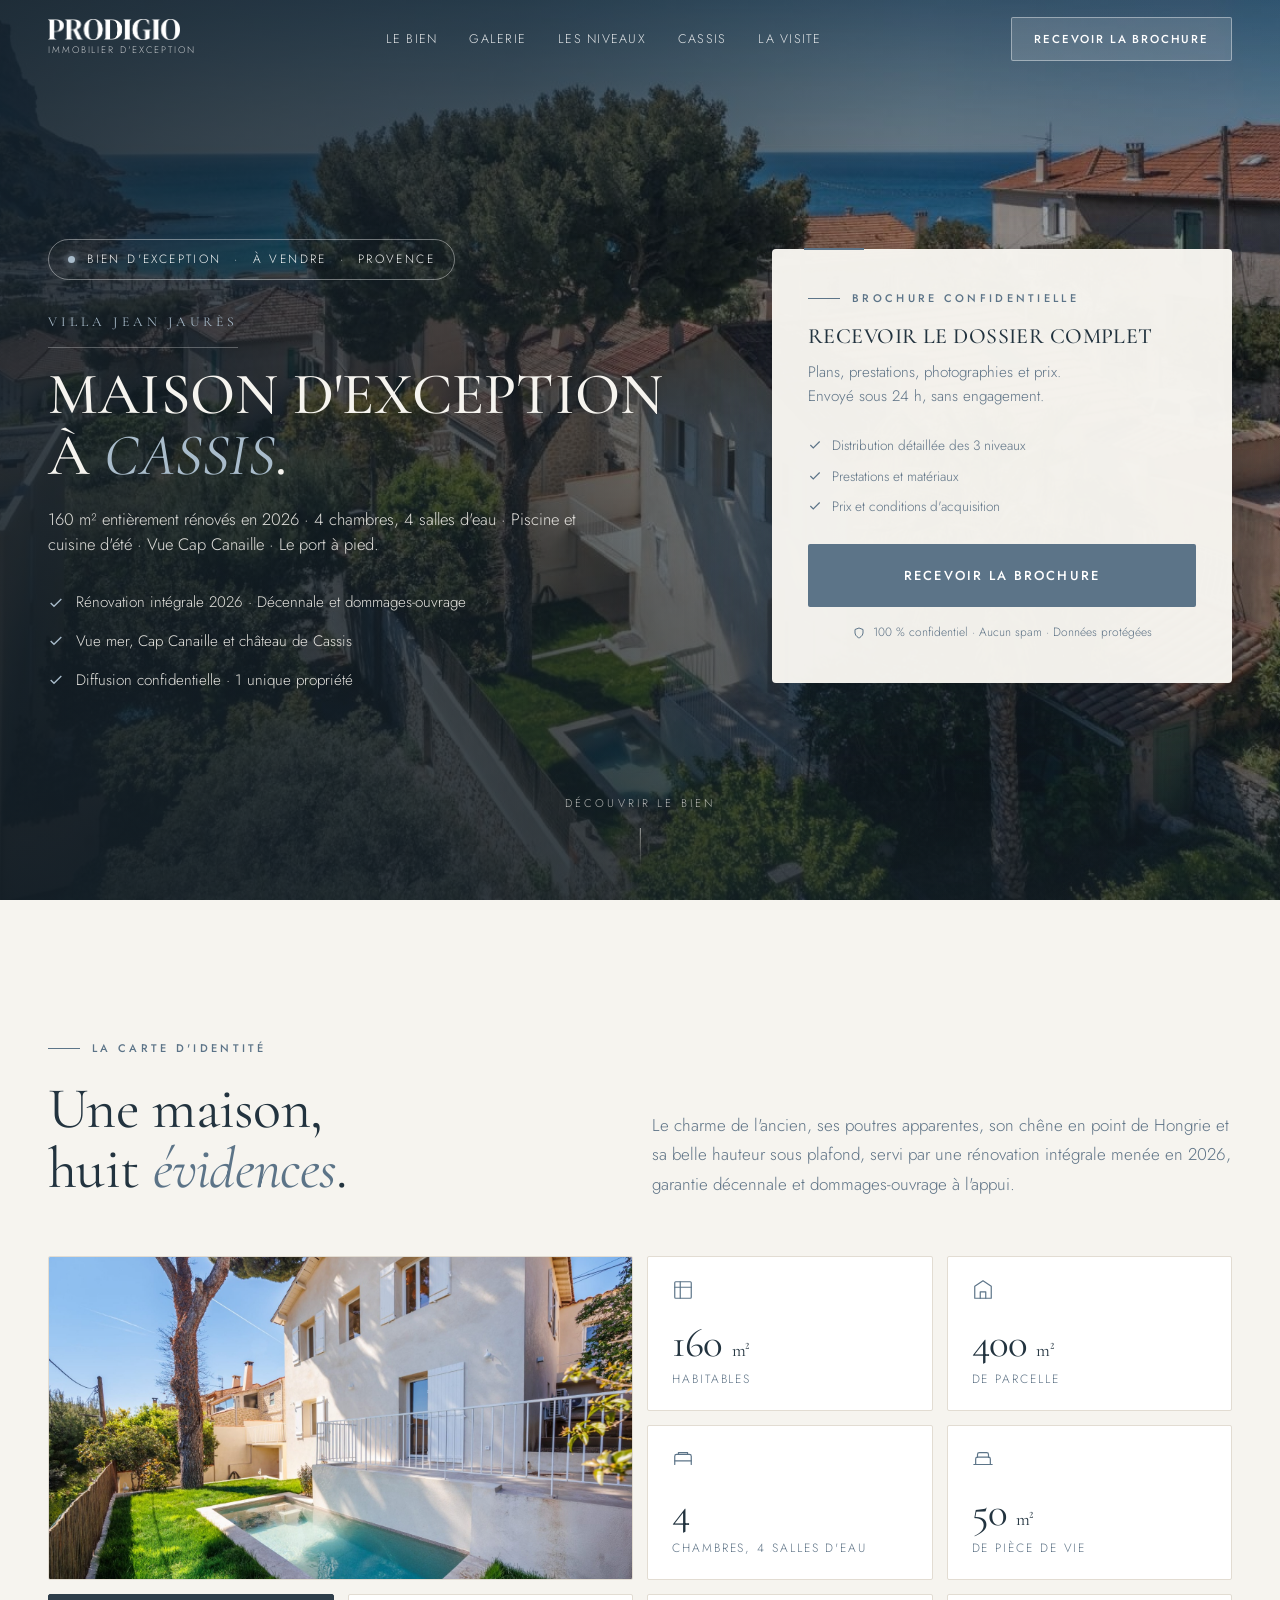
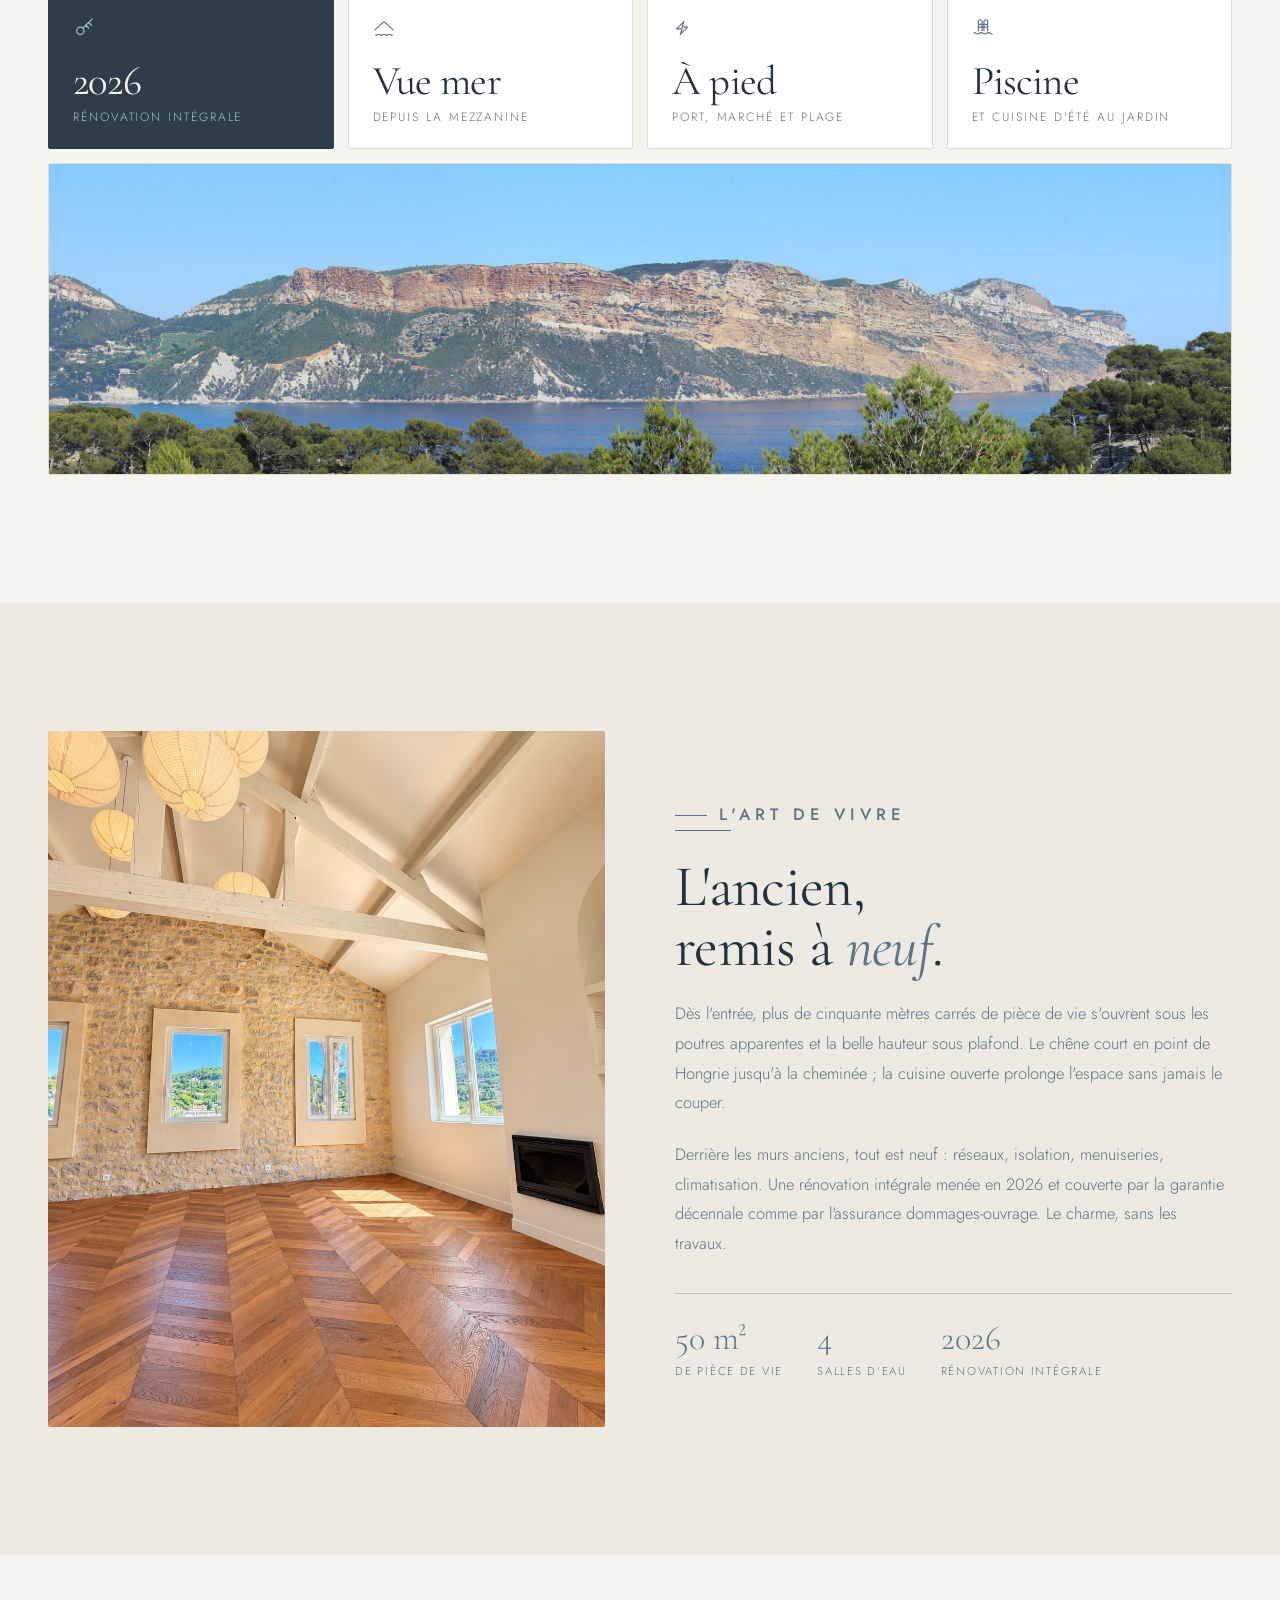
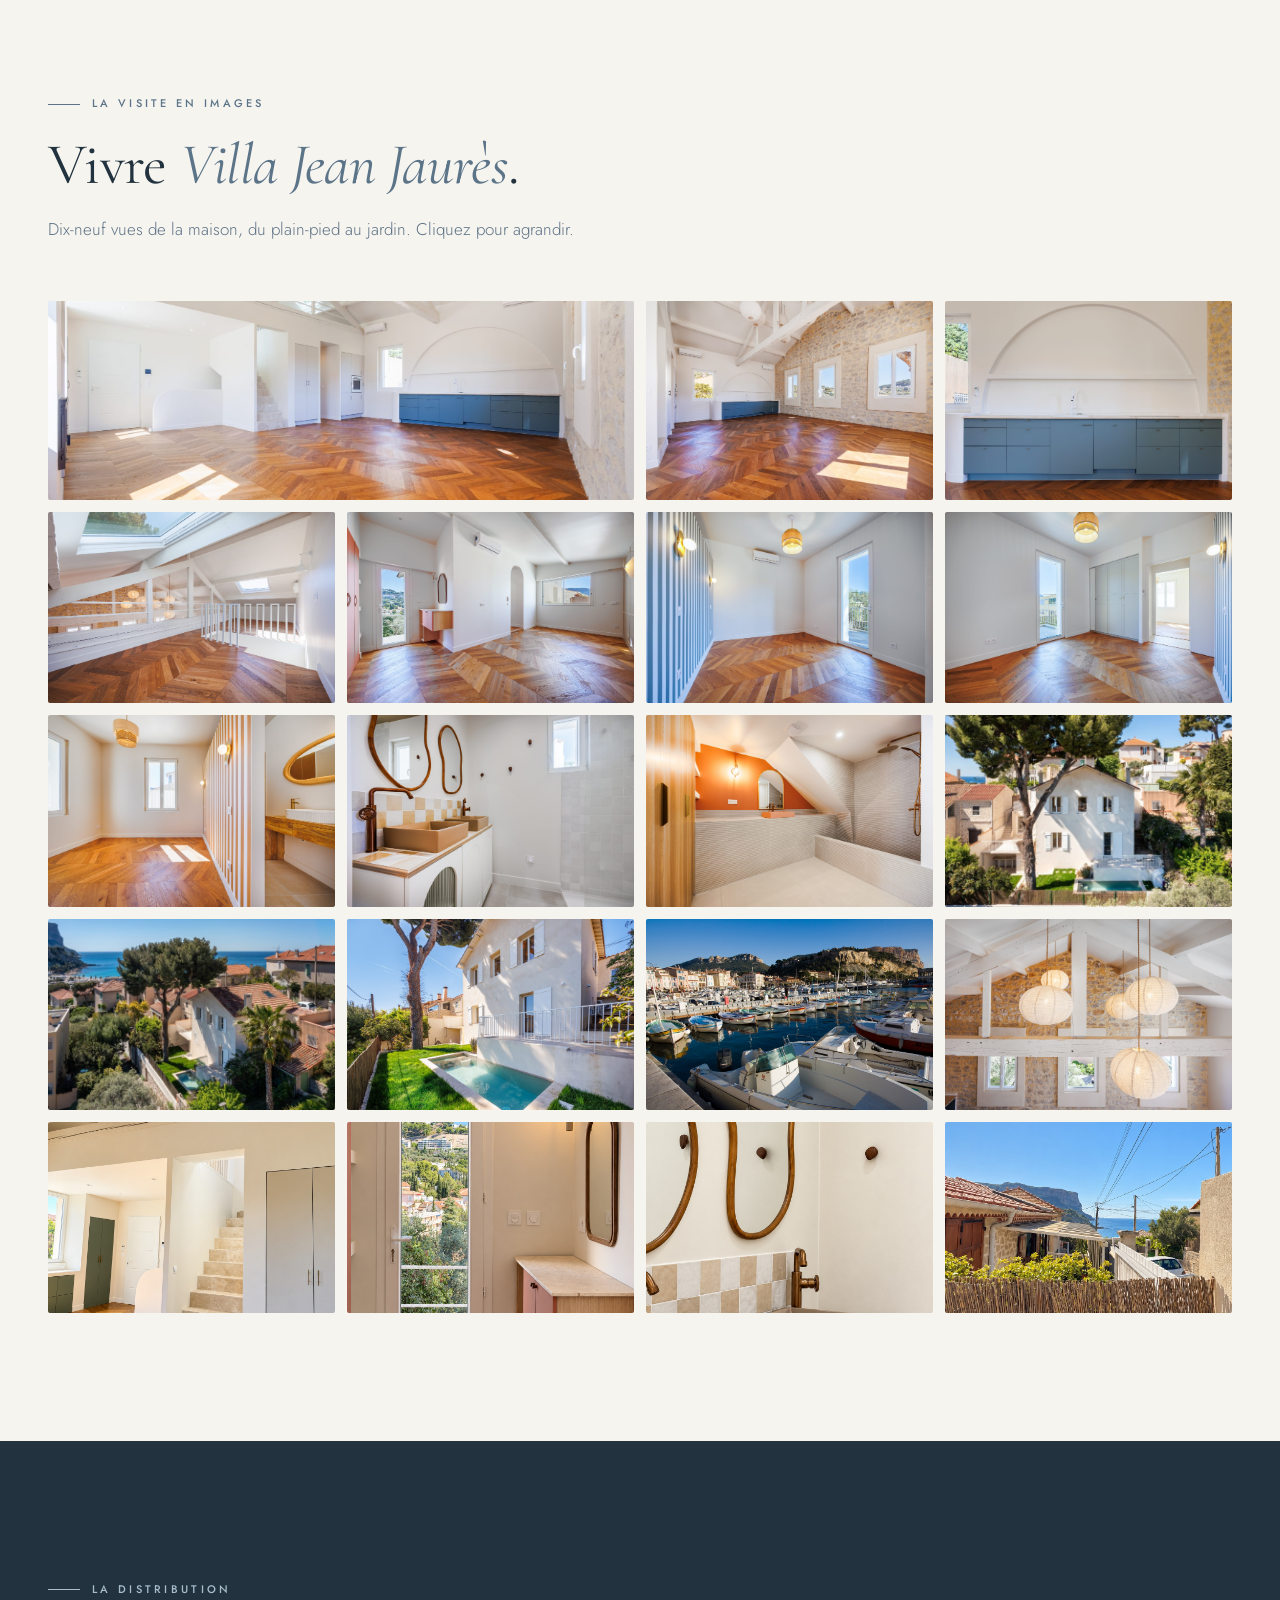
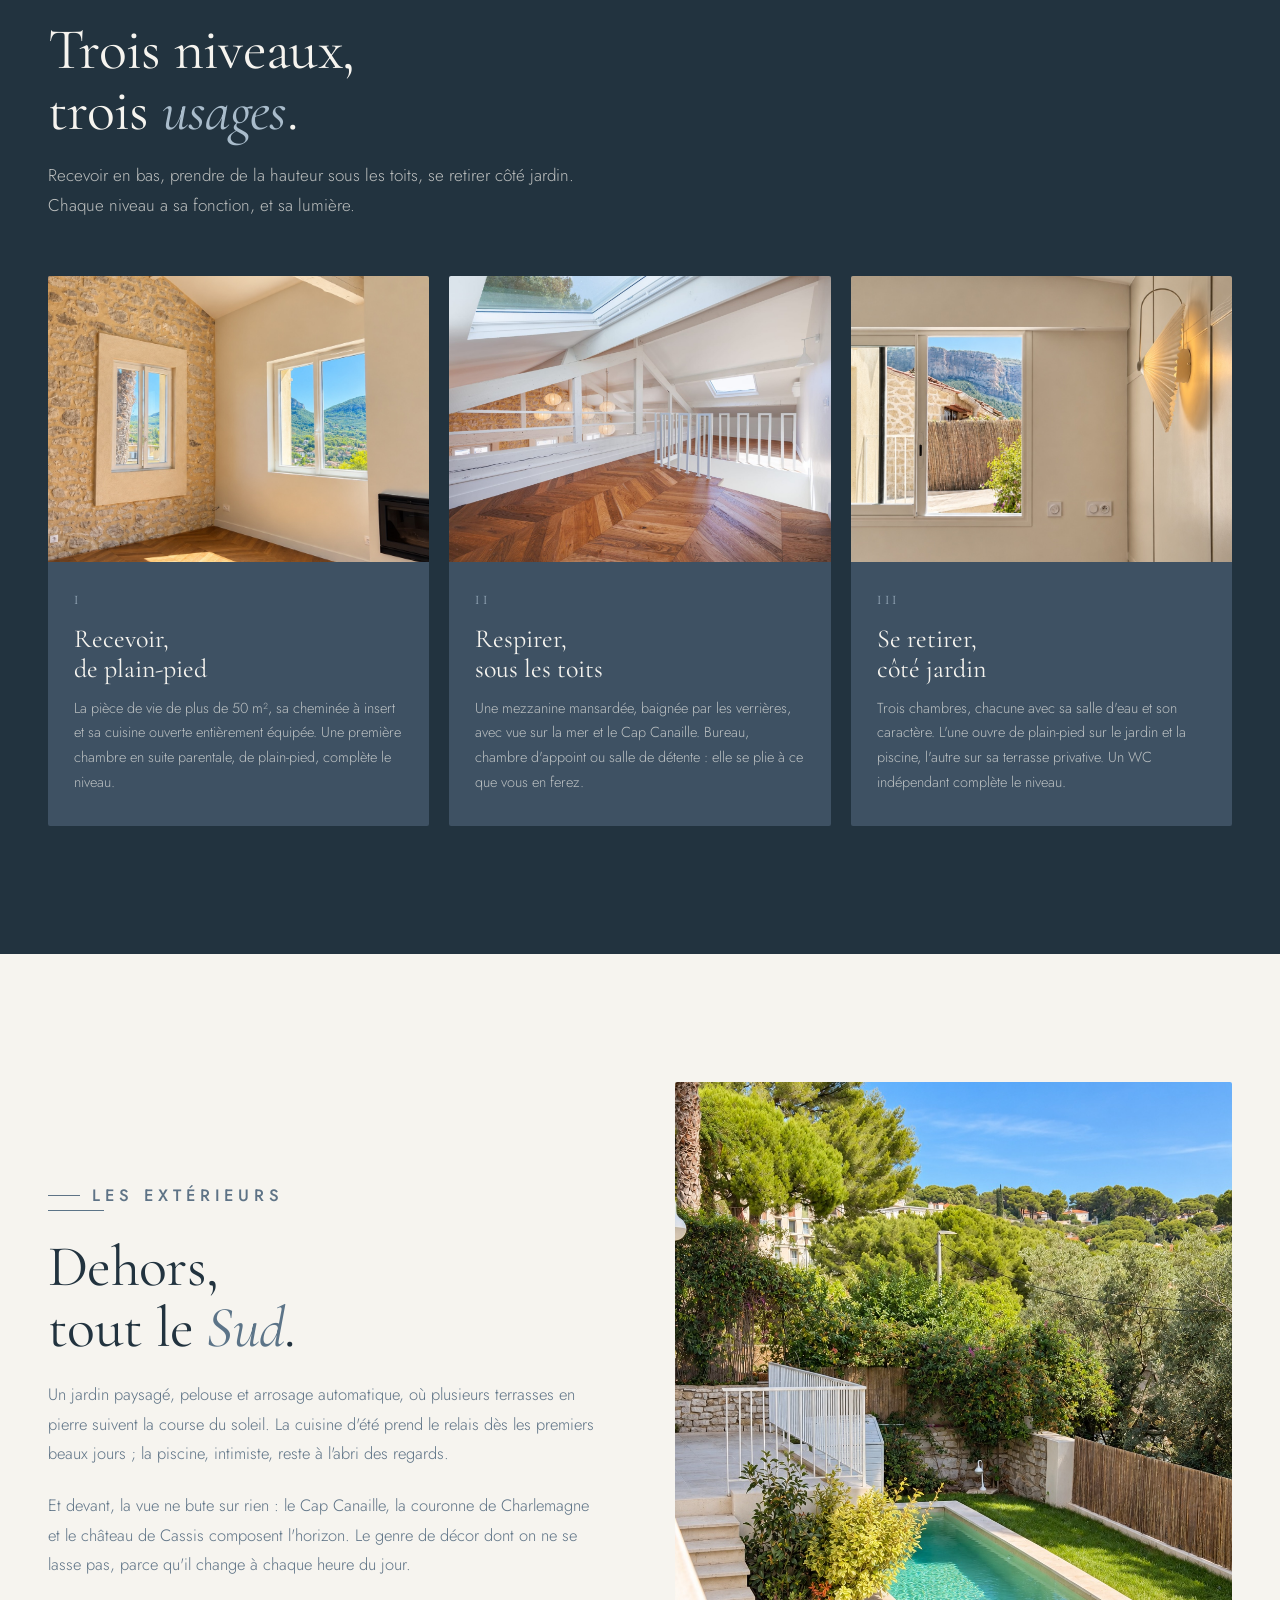
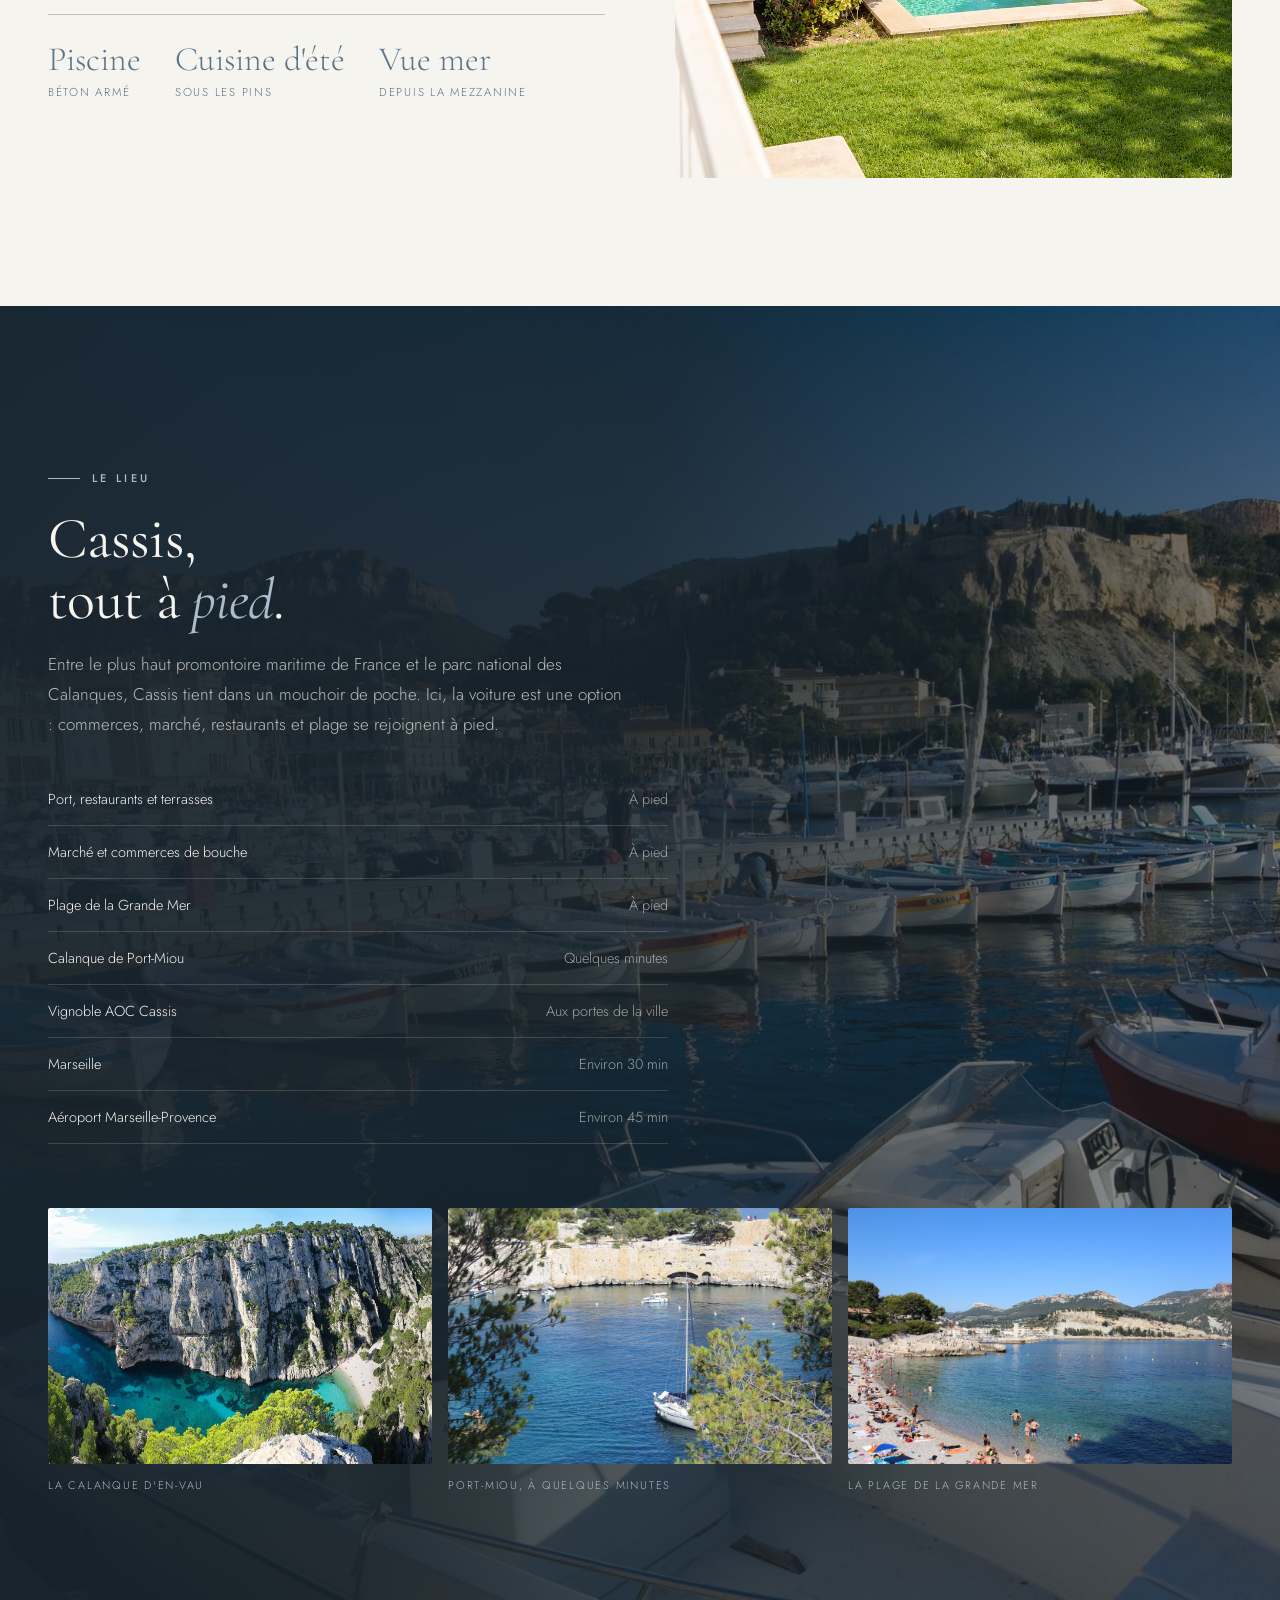
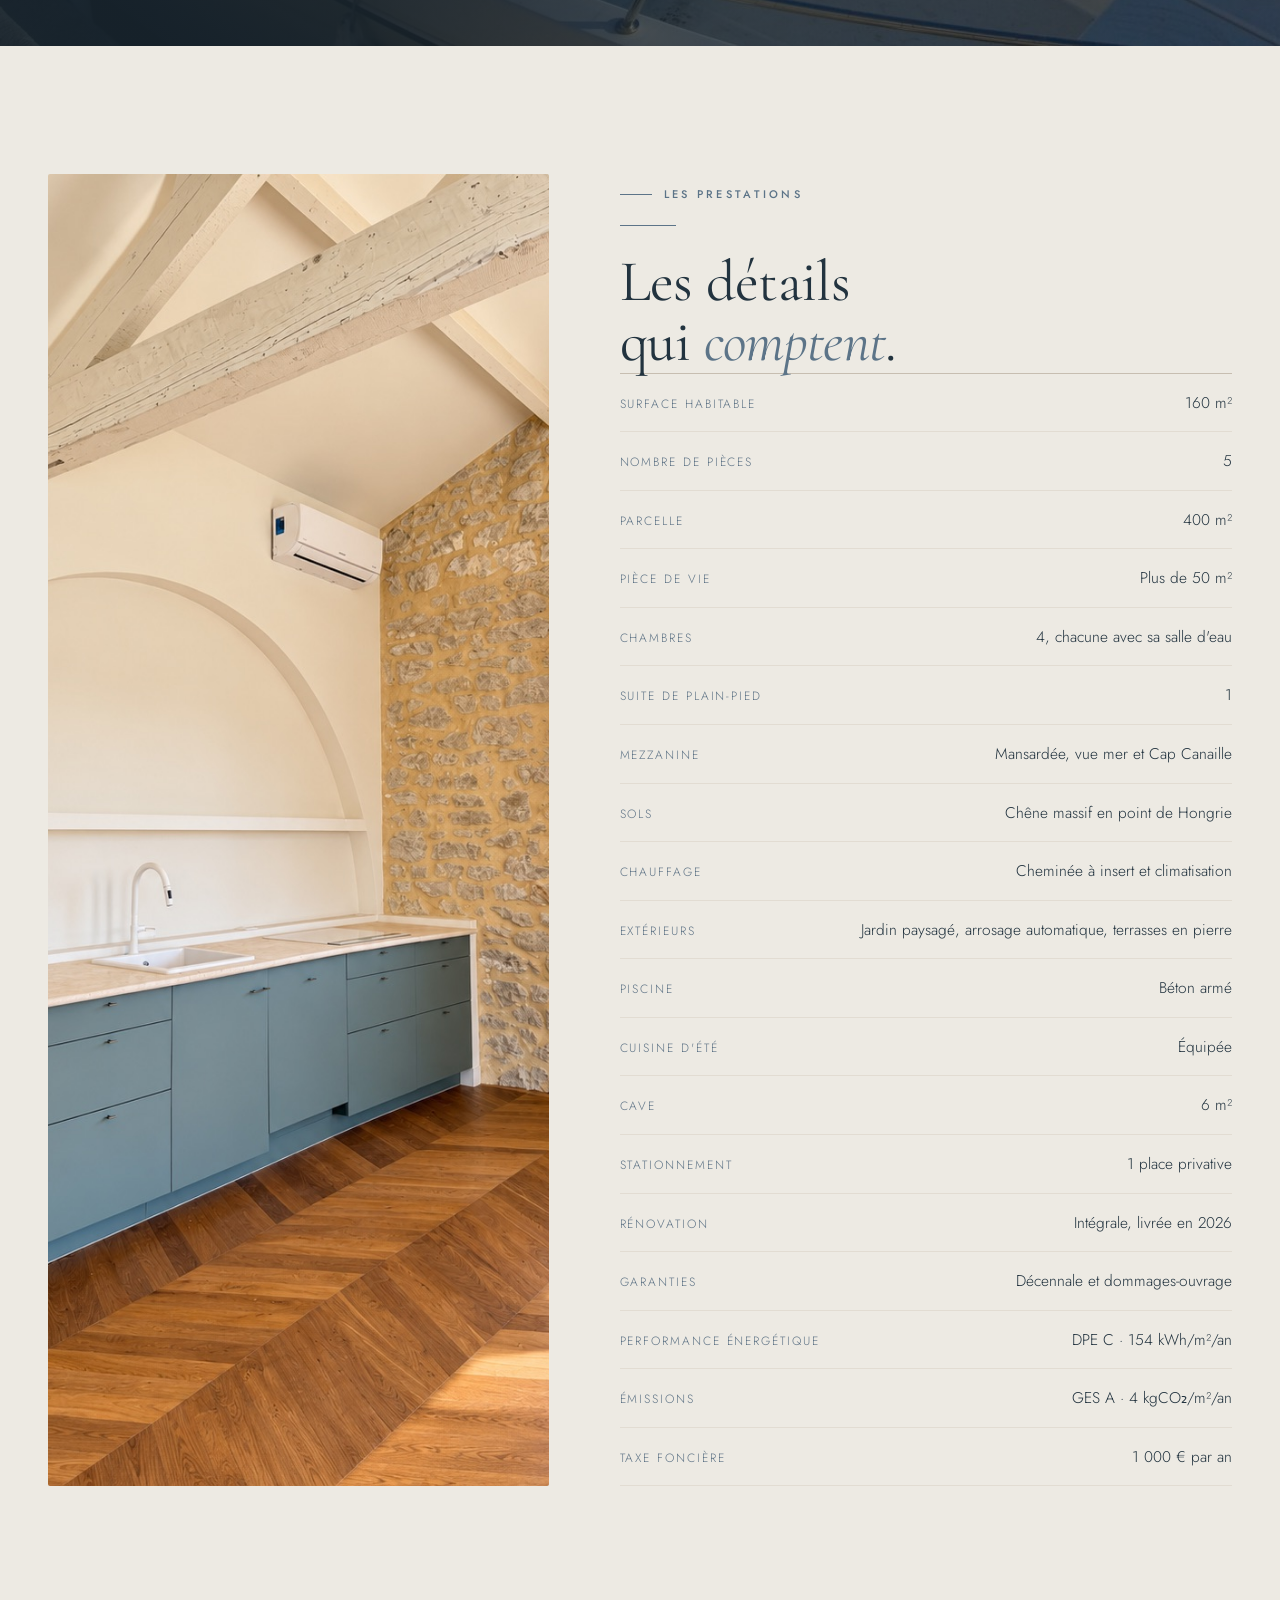
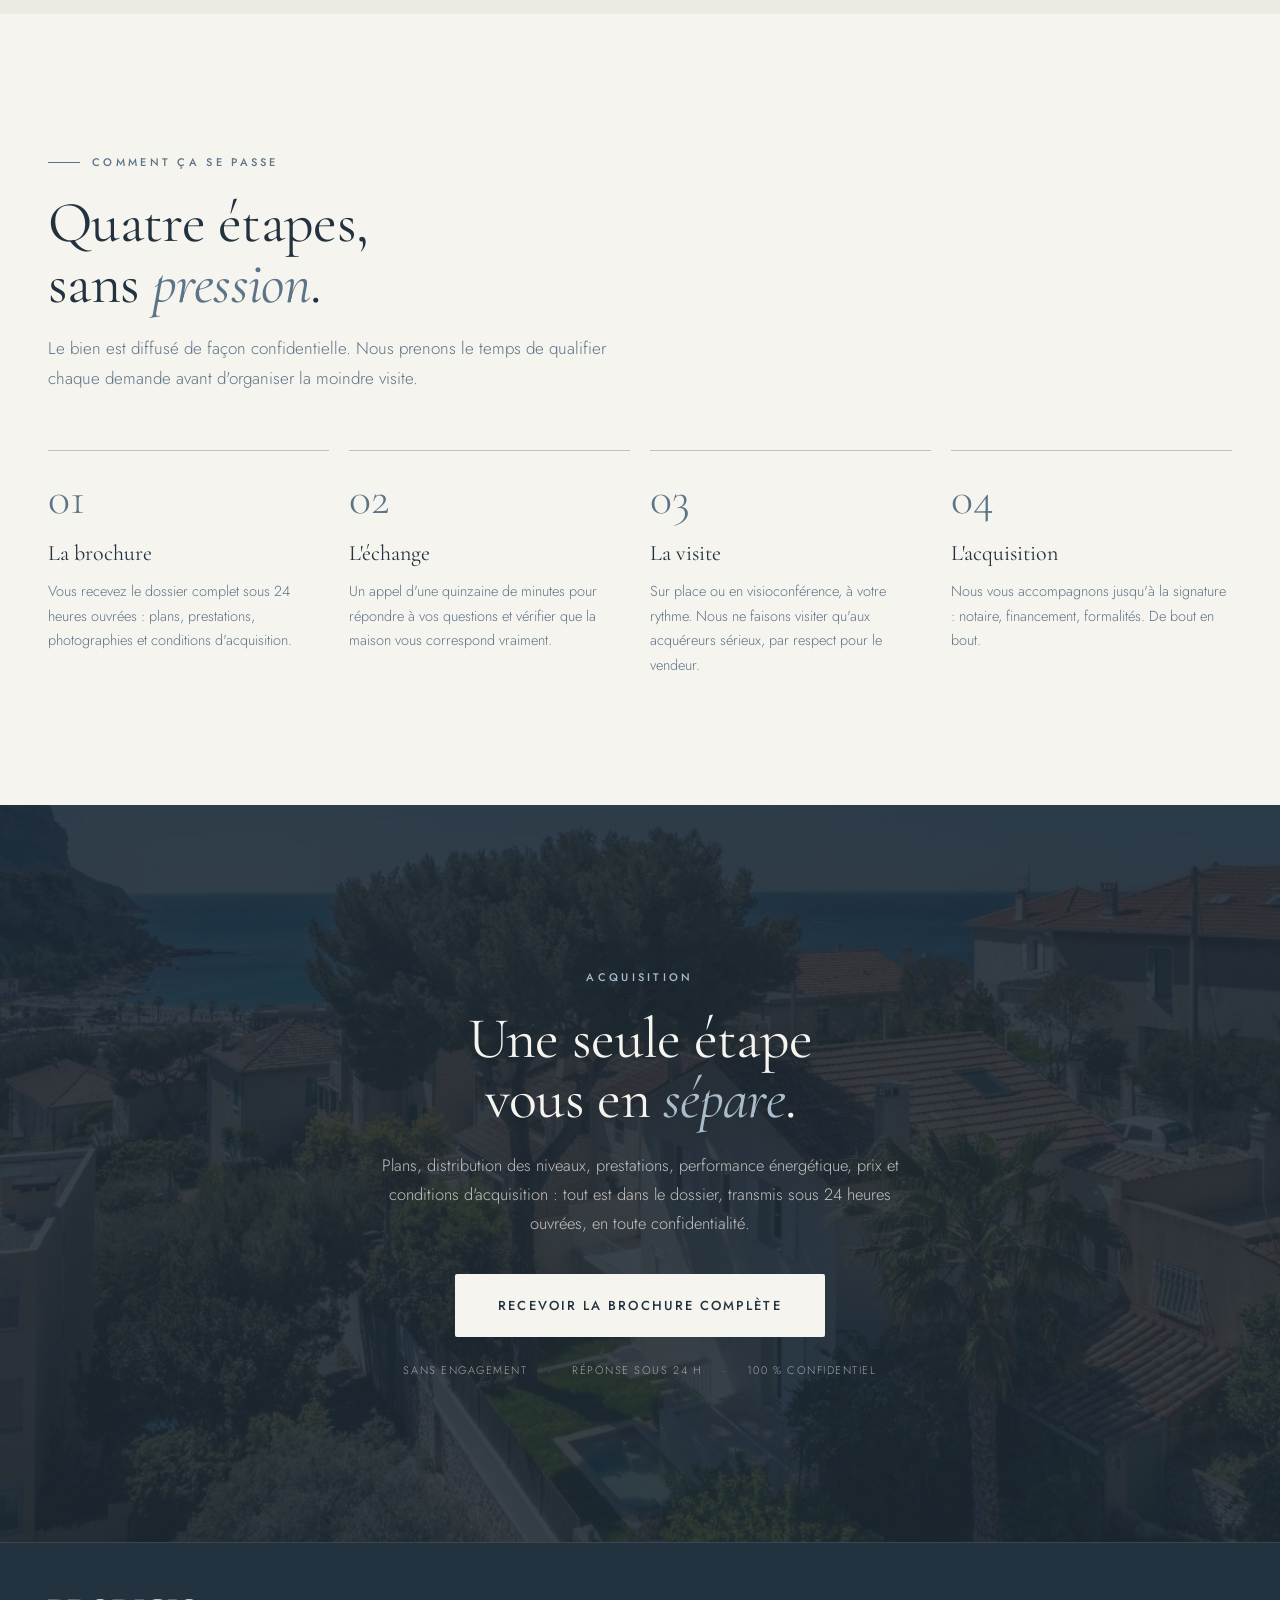
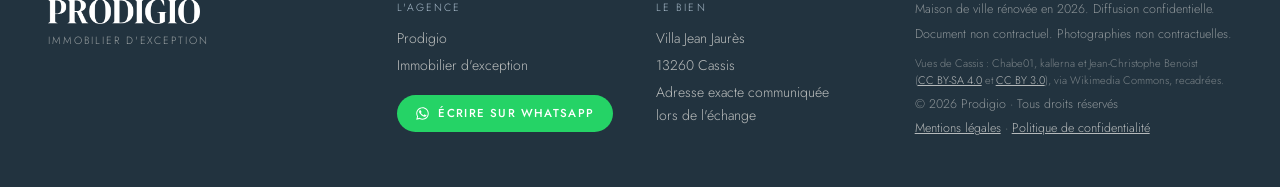
<file: index.html>
<!DOCTYPE html>
<html lang="fr">
<head>
<meta charset="UTF-8" />
<meta name="viewport" content="width=device-width, initial-scale=1.0" />
<meta name="description" content="Maison de ville d'exception à vendre à Cassis (Bouches-du-Rhône). 160 m² entièrement rénovés en 2026, 4 chambres avec salle d'eau, piscine, cuisine d'été, vue sur le Cap Canaille. À pied du port. Brochure confidentielle sur demande." />
<meta name="theme-color" content="#22333F" />

<meta property="og:title" content="Villa Jean Jaurès · Maison de ville d'exception à Cassis · Brochure sur demande" />
<meta property="og:site_name" content="Prodigio · Immobilier d'exception" />
<meta property="og:description" content="160 m² rénovés en 2026 au pied du Cap Canaille, à quelques pas du port de Cassis. Diffusion confidentielle. Brochure (plans, prestations, prix) envoyée sous 24 h." />
<meta property="og:image" content="assets/images/vue-aerienne-mer.jpg" />
<meta property="og:image:alt" content="La Villa Jean Jaurès vue du ciel, les toits de Cassis et la Méditerranée en arrière-plan" />
<meta property="og:type" content="website" />
<meta property="og:locale" content="fr_FR" />
<meta name="twitter:card" content="summary_large_image" />
<meta name="twitter:title" content="Villa Jean Jaurès · Maison de ville d'exception à Cassis" />
<meta name="twitter:description" content="160 m² rénovés en 2026, vue Cap Canaille, piscine et cuisine d'été. À pied du port de Cassis." />
<meta name="twitter:image" content="assets/images/vue-aerienne-mer.jpg" />

<title>Villa Jean Jaurès · Maison d'exception à Cassis · À vendre</title>

<link rel="icon" href="assets/favicon.svg" type="image/svg+xml" />
<link rel="preload" as="image" href="assets/images/vue-aerienne-mer.jpg" fetchpriority="high" />
<link rel="preload" as="font" type="font/woff2" href="assets/fonts/cormorant-garamond-400-normal-latin.woff2" crossorigin />
<link rel="preload" as="font" type="font/woff2" href="assets/fonts/jost-300-normal-latin.woff2" crossorigin />
<link rel="stylesheet" href="styles.css" />

<!-- TODO Meta Pixel — en attente de l'identifiant du pixel dedie a ce bien -->

<script type="application/ld+json">
{
  "@context": "https://schema.org",
  "@type": "SingleFamilyResidence",
  "name": "Villa Jean Jaurès",
  "description": "Maison de ville de 160 m² entièrement rénovée en 2026, à quelques pas du port de Cassis. Quatre chambres avec salle d'eau, mezzanine avec vue mer et Cap Canaille, piscine, cuisine d'été.",
  "numberOfRooms": 4,
  "floorSize": { "@type": "QuantitativeValue", "value": 160, "unitCode": "MTK" },
  "address": {
    "@type": "PostalAddress",
    "addressLocality": "Cassis",
    "postalCode": "13260",
    "addressRegion": "Provence-Alpes-Côte d'Azur",
    "addressCountry": "FR"
  }
}
</script>
</head>
<body>

<!-- ============== NAV ============== -->
<header class="nav" id="nav">
  <div class="nav__inner">
    <a href="#hero" class="nav__brand" aria-label="Prodigio, immobilier d'exception">
      <span class="nav__brand-logo">
        <img class="nav__logo nav__logo--light" src="assets/brand/prodigio-blanc.png" alt="Prodigio" />
        <img class="nav__logo nav__logo--dark" src="assets/brand/prodigio-encre.png" alt="" aria-hidden="true" />
      </span>
      <span class="nav__brand-sub">Immobilier d'exception</span>
    </a>

    <nav class="nav__links" aria-label="Navigation principale">
      <a href="#bien">Le bien</a>
      <a href="#galerie">Galerie</a>
      <a href="#niveaux">Les niveaux</a>
      <a href="#lieu">Cassis</a>
      <a href="#process">La visite</a>
    </nav>

    <div class="nav__actions">
      <button class="btn btn--sm nav__cta js-open-brochure" type="button">Recevoir la brochure</button>
    </div>

    <button class="nav__burger" id="navBurger" aria-label="Ouvrir le menu" aria-expanded="false" aria-controls="navMobile">
      <span></span><span></span><span></span>
    </button>
  </div>

  <nav class="nav__mobile" id="navMobile" aria-label="Navigation mobile">
    <a href="#bien">Le bien</a>
    <a href="#galerie">Galerie</a>
    <a href="#niveaux">Les niveaux</a>
    <a href="#lieu">Cassis</a>
    <a href="#process">La visite</a>
    <button class="btn btn--primary js-open-brochure" type="button">Recevoir la brochure</button>
  </nav>
</header>

<!-- ============== HERO ============== -->
<section class="hero" id="hero">
  <div class="hero__media">
    <img src="assets/images/vue-aerienne-mer.jpg"
         alt="La Villa Jean Jaurès vue du ciel, les toits de Cassis, les pins et la Méditerranée à l'horizon"
         fetchpriority="high" />
    <div class="hero__video" id="heroVideo" aria-hidden="true"></div>
    <div class="hero__scrim"></div>
  </div>

  <div class="hero__grid">

    <div class="hero__left">
      <div class="hero__pill">
        <span class="dot"></span>
        Bien d'exception &nbsp;·&nbsp; À vendre &nbsp;·&nbsp; Provence
      </div>

      <div class="hero__kicker">Villa Jean Jaurès</div>
      <h1 class="hero__title">
        Maison d'exception<br />
        à <span class="italic">Cassis</span>.
      </h1>

      <p class="hero__subtitle">
        160 m² entièrement rénovés en 2026 · 4 chambres, 4 salles d'eau ·
        Piscine et cuisine d'été · Vue Cap Canaille · Le port à pied.
      </p>

      <ul class="hero__features">
        <li>
          <svg width="16" height="16" viewBox="0 0 24 24" fill="none" stroke="currentColor" stroke-width="2"><path d="M20 6L9 17l-5-5"/></svg>
          Rénovation intégrale 2026 · Décennale et dommages-ouvrage
        </li>
        <li>
          <svg width="16" height="16" viewBox="0 0 24 24" fill="none" stroke="currentColor" stroke-width="2"><path d="M20 6L9 17l-5-5"/></svg>
          Vue mer, Cap Canaille et château de Cassis
        </li>
        <li>
          <svg width="16" height="16" viewBox="0 0 24 24" fill="none" stroke="currentColor" stroke-width="2"><path d="M20 6L9 17l-5-5"/></svg>
          Diffusion confidentielle · 1 unique propriété
        </li>
      </ul>

      <!-- Visuel du bien, affiché dans le flux sous le texte et au-dessus de
           la carte de capture. Réservé aux écrans où la carte passe sous le
           texte : au-dessus, la photo de couverture joue déjà ce rôle.
           Quand les vidéos du bien seront disponibles, remplacer le <img>
           par un <video muted loop playsinline>, la mise en forme suit. -->
      <figure class="hero__shot">
        <img src="assets/images/piscine-jardin.jpg" loading="eager"
             alt="La façade de la villa, sa terrasse et sa piscine sous le pin parasol" />
        <figcaption class="hero__shot-tag"><span class="dot"></span>La villa · Cassis</figcaption>
      </figure>
    </div>

    <aside class="hero__form-wrap" id="brochureForm">
      <div class="hero__form-card">
        <div class="eyebrow">Brochure confidentielle</div>
        <h2 class="hero__form-title">
          Recevoir le dossier&nbsp;complet
        </h2>
        <p class="hero__form-lede">
          Plans, prestations, photographies et prix.<br />
          Envoyé sous 24 h, sans engagement.
        </p>

        <ul class="hero__form-perks">
          <li>
            <svg width="14" height="14" viewBox="0 0 24 24" fill="none" stroke="currentColor" stroke-width="2"><path d="M20 6L9 17l-5-5"/></svg>
            Distribution détaillée des 3 niveaux
          </li>
          <li>
            <svg width="14" height="14" viewBox="0 0 24 24" fill="none" stroke="currentColor" stroke-width="2"><path d="M20 6L9 17l-5-5"/></svg>
            Prestations et matériaux
          </li>
          <li>
            <svg width="14" height="14" viewBox="0 0 24 24" fill="none" stroke="currentColor" stroke-width="2"><path d="M20 6L9 17l-5-5"/></svg>
            Prix et conditions d'acquisition
          </li>
        </ul>

        <button class="btn btn--primary btn--lg btn--block js-open-brochure" type="button">
          Recevoir la brochure
        </button>

        <p class="hero__form-trust">
          <svg width="12" height="12" viewBox="0 0 24 24" fill="none" stroke="currentColor" stroke-width="2"><path d="M12 22s8-4 8-10V5l-8-3-8 3v7c0 6 8 10 8 10z"/></svg>
          100 % confidentiel · Aucun spam · Données protégées
        </p>
      </div>
    </aside>

  </div>

  <a href="#bien" class="hero__scroll" aria-label="Faire défiler jusqu'à la présentation du bien">
    <span>Découvrir le bien</span>
    <span class="hero__scroll-line"></span>
  </a>
</section>

<!-- ============== CARTE D'IDENTITÉ ============== -->
<section class="bento reveal" id="bien">
  <div class="container">
    <div class="bento__head">
      <div>
        <p class="eyebrow">La carte d'identité</p>
        <h2 class="section-title">Une maison,<br />huit <em>évidences</em>.</h2>
      </div>
      <p class="section-lede">
        Le charme de l'ancien, ses poutres apparentes, son chêne en point de Hongrie
        et sa belle hauteur sous plafond, servi par une rénovation intégrale menée en 2026,
        garantie décennale et dommages-ouvrage à l'appui.
      </p>
    </div>

    <div class="bento__grid">
      <div class="tile tile--photo tile--wide tile--tall">
        <img src="assets/images/piscine-jardin.jpg" loading="lazy"
             alt="La piscine, la pelouse et le pin parasol au pied de la maison" />
      </div>

      <div class="tile">
        <div class="tile__icon"><svg viewBox="0 0 24 24" fill="none" stroke="currentColor" stroke-width="1.3" stroke-linecap="round" stroke-linejoin="round" aria-hidden="true"><rect x="3" y="3" width="18" height="18" rx="1"/><path d="M3 9h18M9 3v18"/></svg></div>
        <div class="tile__key">160 <span>m²</span></div>
        <div class="tile__label">Habitables</div>
      </div>

      <div class="tile">
        <div class="tile__icon"><svg viewBox="0 0 24 24" fill="none" stroke="currentColor" stroke-width="1.3" stroke-linecap="round" stroke-linejoin="round" aria-hidden="true"><path d="M12 2l9 6v13H3V8z"/><path d="M9 21v-7h6v7"/></svg></div>
        <div class="tile__key">400 <span>m²</span></div>
        <div class="tile__label">De parcelle</div>
      </div>

      <div class="tile">
        <div class="tile__icon"><svg viewBox="0 0 24 24" fill="none" stroke="currentColor" stroke-width="1.3" stroke-linecap="round" stroke-linejoin="round" aria-hidden="true"><path d="M3 18V9a2 2 0 012-2h14a2 2 0 012 2v9"/><path d="M3 14h18M7 7V5h10v2"/></svg></div>
        <div class="tile__key">4</div>
        <div class="tile__label">Chambres, 4 salles d'eau</div>
      </div>

      <div class="tile">
        <div class="tile__icon"><svg viewBox="0 0 24 24" fill="none" stroke="currentColor" stroke-width="1.3" stroke-linecap="round" stroke-linejoin="round" aria-hidden="true"><path d="M4 18v-6a2 2 0 012-2h12a2 2 0 012 2v6"/><path d="M2 18h20M6 10V7a2 2 0 012-2h8a2 2 0 012 2v3"/></svg></div>
        <div class="tile__key">50 <span>m²</span></div>
        <div class="tile__label">De pièce de vie</div>
      </div>

      <div class="tile tile--dark">
        <div class="tile__icon"><svg viewBox="0 0 24 24" fill="none" stroke="currentColor" stroke-width="1.3" stroke-linecap="round" stroke-linejoin="round" aria-hidden="true"><circle cx="8" cy="15" r="4"/><path d="M10.8 12.2L21 2M17 6l3 3M14 9l3 3"/></svg></div>
        <div class="tile__key">2026</div>
        <div class="tile__label">Rénovation intégrale</div>
      </div>

      <div class="tile">
        <div class="tile__icon"><svg viewBox="0 0 24 24" fill="none" stroke="currentColor" stroke-width="1.3" stroke-linecap="round" stroke-linejoin="round" aria-hidden="true"><path d="M3 20c1.5 0 1.5-1.2 3-1.2s1.5 1.2 3 1.2 1.5-1.2 3-1.2 1.5 1.2 3 1.2 1.5-1.2 3-1.2 1.5 1.2 3 1.2"/><path d="M2 14l10-9 10 9"/></svg></div>
        <div class="tile__key">Vue mer</div>
        <div class="tile__label">Depuis la mezzanine</div>
      </div>

      <div class="tile">
        <div class="tile__icon"><svg viewBox="0 0 24 24" fill="none" stroke="currentColor" stroke-width="1.3" stroke-linecap="round" stroke-linejoin="round" aria-hidden="true"><path d="M13 5l-2 6h6l-8 8 2-6H5z"/></svg></div>
        <div class="tile__key">À pied</div>
        <div class="tile__label">Port, marché et plage</div>
      </div>

      <div class="tile">
        <div class="tile__icon"><svg viewBox="0 0 24 24" fill="none" stroke="currentColor" stroke-width="1.3" stroke-linecap="round" stroke-linejoin="round" aria-hidden="true"><path d="M2 17c2 0 2 1.5 4 1.5S8 17 10 17s2 1.5 4 1.5S16 17 18 17s2 1.5 4 1.5"/><path d="M7 15V5a2 2 0 014 0v10M13 15V5a2 2 0 014 0v10M7 8h10M7 11h10"/></svg></div>
        <div class="tile__key">Piscine</div>
        <div class="tile__label">Et cuisine d'été au jardin</div>
      </div>

      <div class="tile tile--photo tile--full">
        <img src="assets/images/cassis/cap-canaille-panorama.jpg" loading="lazy"
             alt="Le Cap Canaille et la baie de Cassis, la plus haute falaise maritime de France" />
      </div>
    </div>
  </div>
</section>

<!-- ============== STORY 1 — L'ART DE VIVRE ============== -->
<section class="story reveal">
  <div class="container story__grid">
    <div class="story__media">
      <img src="assets/images/2026-09/sejour-lanternes.jpg" loading="lazy"
           alt="La pièce de vie sous charpente, son mur en pierre de taille et ses suspensions en papier" />
    </div>
    <div class="story__body">
      <p class="eyebrow">L'art de vivre</p>
      <div class="rule"></div>
      <h2 class="section-title">L'ancien,<br />remis à <em>neuf</em>.</h2>
      <p>
        Dès l'entrée, plus de cinquante mètres carrés de pièce de vie s'ouvrent sous les
        poutres apparentes et la belle hauteur sous plafond. Le chêne court en point de
        Hongrie jusqu'à la cheminée ; la cuisine ouverte prolonge l'espace sans jamais
        le couper.
      </p>
      <p>
        Derrière les murs anciens, tout est neuf : réseaux, isolation, menuiseries,
        climatisation. Une rénovation intégrale menée en 2026 et couverte par la
        garantie décennale comme par l'assurance dommages-ouvrage. Le charme, sans
        les travaux.
      </p>
      <div class="story__stats">
        <div>
          <div class="story__stat-k">50 m²</div>
          <div class="story__stat-l">De pièce de vie</div>
        </div>
        <div>
          <div class="story__stat-k">4</div>
          <div class="story__stat-l">Salles d'eau</div>
        </div>
        <div>
          <div class="story__stat-k">2026</div>
          <div class="story__stat-l">Rénovation intégrale</div>
        </div>
      </div>
    </div>
  </div>
</section>

<!-- ============== GALERIE ============== -->
<section class="gallery reveal" id="galerie">
  <div class="container">
    <p class="eyebrow">La visite en images</p>
    <h2 class="section-title">Vivre <em>Villa Jean Jaurès</em>.</h2>
    <p class="section-lede">
      Dix-neuf vues de la maison, du plain-pied au jardin. Cliquez pour agrandir.
    </p>

    <div class="gallery__grid" id="galleryGrid">
      <button class="gallery__item gallery__item--wide" type="button">
        <img src="assets/images/reception-charpente.jpg" loading="lazy" alt="La pièce de vie sous charpente, le parquet en point de Hongrie et la cuisine ouverte au fond" />
        <span class="gallery__cap">La pièce de vie, plus de 50 m²</span>
      </button>
      <button class="gallery__item" type="button">
        <img src="assets/images/reception-mur-pierre.jpg" loading="lazy" alt="Le mur en pierre apparente de la pièce de vie et ses fenêtres sur les collines" />
        <span class="gallery__cap">La pierre apparente</span>
      </button>
      <button class="gallery__item" type="button">
        <img src="assets/images/cuisine-bleue.jpg" loading="lazy" alt="La cuisine ouverte, façades bleu pétrole sous l'arche en plâtre" />
        <span class="gallery__cap">La cuisine ouverte</span>
      </button>
      <button class="gallery__item" type="button">
        <img src="assets/images/mezzanine.jpg" loading="lazy" alt="La mezzanine mansardée sous verrière de toit" />
        <span class="gallery__cap">La mezzanine, vue mer</span>
      </button>
      <button class="gallery__item" type="button">
        <img src="assets/images/suite-terrasse-vue.jpg" loading="lazy" alt="Une chambre ouvrant sur sa terrasse, vue dégagée sur les collines" />
        <span class="gallery__cap">Une chambre sur terrasse</span>
      </button>
      <button class="gallery__item" type="button">
        <img src="assets/images/chambre-rayures.jpg" loading="lazy" alt="Chambre habillée de rayures, porte-fenêtre ouvrant sur l'extérieur" />
        <span class="gallery__cap">Chambre et accès extérieur</span>
      </button>
      <button class="gallery__item" type="button">
        <img src="assets/images/chambre-dressing.jpg" loading="lazy" alt="Chambre avec placards intégrés et accès à la salle d'eau" />
        <span class="gallery__cap">Chambre et rangements</span>
      </button>
      <button class="gallery__item" type="button">
        <img src="assets/images/suite-claustra.jpg" loading="lazy" alt="Chambre séparée de sa salle d'eau par un claustra de bois" />
        <span class="gallery__cap">Claustra et salle d'eau</span>
      </button>
      <button class="gallery__item" type="button">
        <img src="assets/images/sdb-damier.jpg" loading="lazy" alt="Salle d'eau à double vasque, faïence en damier et robinetterie cuivre" />
        <span class="gallery__cap">Double vasque et cuivre</span>
      </button>
      <button class="gallery__item" type="button">
        <img src="assets/images/sdb-terracotta.jpg" loading="lazy" alt="Salle d'eau terracotta, douche à l'italienne et bois cannelé" />
        <span class="gallery__cap">Douche à l'italienne</span>
      </button>
      <button class="gallery__item" type="button">
        <img src="assets/images/vue-aerienne-piscine.jpg" loading="lazy" alt="La maison et sa piscine vues du ciel, entourées de pins et de toits de tuiles" />
        <span class="gallery__cap">La maison et son jardin, vus du ciel</span>
      </button>
      <button class="gallery__item" type="button">
        <img src="assets/images/vue-aerienne-mer.jpg" loading="lazy" alt="Les toits de Cassis et la Méditerranée depuis la maison" />
        <span class="gallery__cap">La mer à l'horizon</span>
      </button>
      <button class="gallery__item" type="button">
        <img src="assets/images/piscine-jardin.jpg" loading="lazy" alt="La piscine, la pelouse et les terrasses en pierre" />
        <span class="gallery__cap">La piscine et le jardin</span>
      </button>
      <button class="gallery__item" type="button">
        <img src="assets/images/cassis/port-de-cassis.jpg" loading="lazy" alt="Le port de Cassis et le château sur son promontoire" />
        <span class="gallery__cap">Le port de Cassis</span>
      </button>
      <button class="gallery__item" type="button">
        <img src="assets/images/charpente-lanternes.jpg" loading="lazy" alt="Charpente peinte, pierre apparente et suspensions en papier" />
        <span class="gallery__cap">Charpente et pierre</span>
      </button>
      <button class="gallery__item" type="button">
        <img src="assets/images/2026-09/escalier-pierre.jpg" loading="lazy" alt="L'escalier en pierre qui dessert les niveaux" />
        <span class="gallery__cap">L'escalier en pierre</span>
      </button>
      <button class="gallery__item" type="button">
        <img src="assets/images/2026-09/palier-miroir.jpg" loading="lazy" alt="Le palier, sa porte-fenêtre sur les collines et son miroir" />
        <span class="gallery__cap">Le palier et sa vue</span>
      </button>
      <button class="gallery__item" type="button">
        <img src="assets/images/2026-09/sdb-damier-cuivre.jpg" loading="lazy" alt="Double vasque, faïence en damier et robinetterie cuivre" />
        <span class="gallery__cap">Damier et cuivre</span>
      </button>
      <button class="gallery__item" type="button">
        <img src="assets/images/2026-09/cap-canaille-villa.jpg" loading="lazy" alt="Le Cap Canaille et la mer vus depuis la villa" />
        <span class="gallery__cap">Le Cap Canaille depuis la villa</span>
      </button>
    </div>
  </div>
</section>

<!-- ============== LES NIVEAUX ============== -->
<section class="levels reveal" id="niveaux">
  <div class="container">
    <p class="eyebrow eyebrow--light">La distribution</p>
    <h2 class="section-title section-title--light">Trois niveaux,<br />trois <em>usages</em>.</h2>
    <p class="section-lede section-lede--light">
      Recevoir en bas, prendre de la hauteur sous les toits, se retirer côté jardin.
      Chaque niveau a sa fonction, et sa lumière.
    </p>

    <div class="levels__grid">
      <article class="level">
        <img src="assets/images/2026-09/sejour-cheminee.jpg" loading="lazy"
             alt="La pièce de vie, sa cheminée et son mur en pierre sous charpente" />
        <div class="level__body">
          <div class="level__n">I</div>
          <h3 class="level__t">Recevoir,<br />de plain-pied</h3>
          <p class="level__p">
            La pièce de vie de plus de 50 m², sa cheminée à insert et sa cuisine ouverte
            entièrement équipée. Une première chambre en suite parentale, de plain-pied,
            complète le niveau.
          </p>
        </div>
      </article>

      <article class="level">
        <img src="assets/images/mezzanine.jpg" loading="lazy"
             alt="La mezzanine mansardée éclairée par ses verrières de toit" />
        <div class="level__body">
          <div class="level__n">II</div>
          <h3 class="level__t">Respirer,<br />sous les toits</h3>
          <p class="level__p">
            Une mezzanine mansardée, baignée par les verrières, avec vue sur la mer et le
            Cap Canaille. Bureau, chambre d'appoint ou salle de détente : elle se plie
            à ce que vous en ferez.
          </p>
        </div>
      </article>

      <article class="level">
        <img src="assets/images/2026-09/chambre-vue-cap.jpg" loading="lazy"
             alt="Une chambre du niveau jardin, fenêtre ouverte sur le Cap Canaille" />
        <div class="level__body">
          <div class="level__n">III</div>
          <h3 class="level__t">Se retirer,<br />côté jardin</h3>
          <p class="level__p">
            Trois chambres, chacune avec sa salle d'eau et son caractère. L'une ouvre de
            plain-pied sur le jardin et la piscine, l'autre sur sa terrasse privative.
            Un WC indépendant complète le niveau.
          </p>
        </div>
      </article>
    </div>
  </div>
</section>

<!-- ============== STORY 2 — DEHORS ============== -->
<section class="story story--plain story--reverse reveal">
  <div class="container story__grid">
    <div class="story__media">
      <img src="assets/images/2026-09/jardin-piscine.jpg" loading="lazy"
           alt="Le jardin, sa pelouse et la piscine en contrebas de la terrasse" />
    </div>
    <div class="story__body">
      <p class="eyebrow">Les extérieurs</p>
      <div class="rule"></div>
      <h2 class="section-title">Dehors,<br />tout le <em>Sud</em>.</h2>
      <p>
        Un jardin paysagé, pelouse et arrosage automatique, où plusieurs terrasses en
        pierre suivent la course du soleil. La cuisine d'été prend le relais dès les
        premiers beaux jours ; la piscine, intimiste, reste à l'abri des regards.
      </p>
      <p>
        Et devant, la vue ne bute sur rien : le Cap Canaille, la couronne de Charlemagne
        et le château de Cassis composent l'horizon. Le genre de décor dont on ne se
        lasse pas, parce qu'il change à chaque heure du jour.
      </p>
      <div class="story__stats">
        <div>
          <div class="story__stat-k">Piscine</div>
          <div class="story__stat-l">Béton armé</div>
        </div>
        <div>
          <div class="story__stat-k">Cuisine d'été</div>
          <div class="story__stat-l">Sous les pins</div>
        </div>
        <div>
          <div class="story__stat-k">Vue mer</div>
          <div class="story__stat-l">Depuis la mezzanine</div>
        </div>
      </div>
    </div>
  </div>
</section>

<!-- ============== LE LIEU ============== -->
<section class="place reveal" id="lieu">
  <div class="place__bg">
    <img src="assets/images/cassis/port-de-cassis.jpg" loading="lazy"
         alt="Le port de Cassis, ses barques colorées et le château sur son promontoire" />
  </div>
  <div class="container">
    <div class="place__inner">
      <p class="eyebrow eyebrow--light">Le lieu</p>
      <h2 class="section-title section-title--light">Cassis,<br />tout à <em>pied</em>.</h2>
      <p class="section-lede section-lede--light">
        Entre le plus haut promontoire maritime de France et le parc national des
        Calanques, Cassis tient dans un mouchoir de poche. Ici, la voiture est une
        option : commerces, marché, restaurants et plage se rejoignent à pied.
      </p>
      <ul class="place__list">
        <li>Port, restaurants et terrasses <span>À pied</span></li>
        <li>Marché et commerces de bouche <span>À pied</span></li>
        <li>Plage de la Grande Mer <span>À pied</span></li>
        <li>Calanque de Port-Miou <span>Quelques minutes</span></li>
        <li>Vignoble AOC Cassis <span>Aux portes de la ville</span></li>
        <li>Marseille <span>Environ 30 min</span></li>
        <li>Aéroport Marseille-Provence <span>Environ 45 min</span></li>
      </ul>
    </div>

    <div class="place__strip">
      <figure class="place__shot">
        <img src="assets/images/cassis/calanque-en-vau.jpg" loading="lazy"
             alt="La calanque d'En-Vau, ses falaises blanches et son eau turquoise" />
        <figcaption>La calanque d'En-Vau</figcaption>
      </figure>
      <figure class="place__shot">
        <img src="assets/images/cassis/calanque-port-miou.jpg" loading="lazy"
             alt="La calanque de Port-Miou, ses voiliers au mouillage et ses anciennes carrières" />
        <figcaption>Port-Miou, à quelques minutes</figcaption>
      </figure>
      <figure class="place__shot">
        <img src="assets/images/cassis/plage-grande-mer.jpg" loading="lazy"
             alt="L'anse de la Grande Mer, sa plage et le Cap Canaille en arrière-plan" />
        <figcaption>La plage de la Grande Mer</figcaption>
      </figure>
    </div>
  </div>
</section>

<!-- ============== DÉTAILS TECHNIQUES ============== -->
<section class="specs reveal">
  <div class="container specs__grid">
    <div class="specs__media">
      <img src="assets/images/2026-09/cuisine-pierre.jpg" loading="lazy"
           alt="La cuisine équipée, ses façades bleu pétrole et le mur en pierre de taille" />
    </div>
    <div>
      <p class="eyebrow">Les prestations</p>
      <div class="rule"></div>
      <h2 class="section-title">Les détails<br />qui <em>comptent</em>.</h2>
      <ul class="specs__list">
        <li><span class="specs__k">Surface habitable</span><span class="specs__v">160 m²</span></li>
        <li><span class="specs__k">Nombre de pièces</span><span class="specs__v">5</span></li>
        <li><span class="specs__k">Parcelle</span><span class="specs__v">400 m²</span></li>
        <li><span class="specs__k">Pièce de vie</span><span class="specs__v">Plus de 50 m²</span></li>
        <li><span class="specs__k">Chambres</span><span class="specs__v">4, chacune avec sa salle d'eau</span></li>
        <li><span class="specs__k">Suite de plain-pied</span><span class="specs__v">1</span></li>
        <li><span class="specs__k">Mezzanine</span><span class="specs__v">Mansardée, vue mer et Cap Canaille</span></li>
        <li><span class="specs__k">Sols</span><span class="specs__v">Chêne massif en point de Hongrie</span></li>
        <li><span class="specs__k">Chauffage</span><span class="specs__v">Cheminée à insert et climatisation</span></li>
        <li><span class="specs__k">Extérieurs</span><span class="specs__v">Jardin paysagé, arrosage automatique, terrasses en pierre</span></li>
        <li><span class="specs__k">Piscine</span><span class="specs__v">Béton armé</span></li>
        <li><span class="specs__k">Cuisine d'été</span><span class="specs__v">Équipée</span></li>
        <li><span class="specs__k">Cave</span><span class="specs__v">6 m²</span></li>
        <li><span class="specs__k">Stationnement</span><span class="specs__v">1 place privative</span></li>
        <li><span class="specs__k">Rénovation</span><span class="specs__v">Intégrale, livrée en 2026</span></li>
        <li><span class="specs__k">Garanties</span><span class="specs__v">Décennale et dommages-ouvrage</span></li>
        <li><span class="specs__k">Performance énergétique</span><span class="specs__v">DPE C · 154 kWh/m²/an</span></li>
        <li><span class="specs__k">Émissions</span><span class="specs__v">GES A · 4 kgCO₂/m²/an</span></li>
        <li><span class="specs__k">Taxe foncière</span><span class="specs__v">1 000 € par an</span></li>
      </ul>
    </div>
  </div>
</section>

<!-- ============== PROCESS ============== -->
<section class="process reveal" id="process">
  <div class="container">
    <p class="eyebrow">Comment ça se passe</p>
    <h2 class="section-title">Quatre étapes,<br />sans <em>pression</em>.</h2>
    <p class="section-lede">
      Le bien est diffusé de façon confidentielle. Nous prenons le temps de qualifier
      chaque demande avant d'organiser la moindre visite.
    </p>

    <div class="process__grid">
      <article class="step">
        <div class="step__n">01</div>
        <h3 class="step__t">La brochure</h3>
        <p class="step__p">
          Vous recevez le dossier complet sous 24 heures ouvrées : plans, prestations,
          photographies et conditions d'acquisition.
        </p>
      </article>
      <article class="step">
        <div class="step__n">02</div>
        <h3 class="step__t">L'échange</h3>
        <p class="step__p">
          Un appel d'une quinzaine de minutes pour répondre à vos questions et vérifier
          que la maison vous correspond vraiment.
        </p>
      </article>
      <article class="step">
        <div class="step__n">03</div>
        <h3 class="step__t">La visite</h3>
        <p class="step__p">
          Sur place ou en visioconférence, à votre rythme. Nous ne faisons visiter
          qu'aux acquéreurs sérieux, par respect pour le vendeur.
        </p>
      </article>
      <article class="step">
        <div class="step__n">04</div>
        <h3 class="step__t">L'acquisition</h3>
        <p class="step__p">
          Nous vous accompagnons jusqu'à la signature : notaire, financement,
          formalités. De bout en bout.
        </p>
      </article>
    </div>
  </div>
</section>

<!-- ============== PRIX & CTA FINAL ============== -->
<section class="price reveal">
  <div class="price__bg">
    <img src="assets/images/vue-aerienne-mer.jpg" loading="lazy" alt="" aria-hidden="true" />
  </div>
  <div class="container">
    <div class="price__inner">
      <p class="eyebrow eyebrow--light eyebrow--center">Acquisition</p>
      <h2 class="section-title section-title--light">Une seule étape<br />vous en <em>sépare</em>.</h2>

      <p class="price__lede">
        Plans, distribution des niveaux, prestations, performance énergétique,
        prix et conditions d'acquisition : tout est dans le dossier, transmis
        sous 24 heures ouvrées, en toute confidentialité.
      </p>
      <button class="btn btn--light btn--lg js-open-brochure" type="button">
        Recevoir la brochure complète
      </button>
      <p class="price__note">
        <span>Sans engagement</span><span>·</span><span>Réponse sous 24 h</span><span>·</span><span>100 % confidentiel</span>
      </p>
    </div>
  </div>
</section>

<!-- ============== FOOTER ============== -->
<footer class="footer">
  <div class="container footer__inner">
    <div class="footer__brand">
      <img class="footer__logo" src="assets/brand/prodigio-blanc.png" alt="Prodigio" />
      <div class="footer__tagline">Immobilier d'exception</div>
    </div>

    <div class="footer__info">
      <p class="footer__info-title">L'agence</p>
      <p>Prodigio</p>
      <p>Immobilier d'exception</p>
      <a class="footer__wa" href="https://wa.me/33668680407" target="_blank" rel="noopener noreferrer">
        <svg width="15" height="15" viewBox="0 0 24 24" fill="currentColor"><path d="M12 2C6.5 2 2 6.5 2 12c0 1.8.5 3.4 1.3 4.9L2 22l5.3-1.4c1.4.8 3 1.2 4.7 1.2 5.5 0 10-4.5 10-10S17.5 2 12 2zm0 18.2c-1.5 0-3-.4-4.3-1.2l-.3-.2-3.2.8.9-3.1-.2-.3c-.8-1.3-1.3-2.8-1.3-4.4C3.6 7.4 7.4 3.6 12 3.6s8.4 3.8 8.4 8.4-3.8 8.2-8.4 8.2z"/><path d="M17.5 14.4c-.3-.2-1.7-.9-2-1-.3-.1-.4-.2-.6.1-.2.3-.7.9-.9 1.1-.2.2-.3.2-.6.1-.3-.2-1.2-.5-2.3-1.4-.9-.8-1.4-1.7-1.6-2-.2-.3 0-.5.1-.6l.5-.5c.1-.2.2-.3.3-.5 0-.2 0-.4-.1-.5l-.9-2.1c-.2-.5-.4-.5-.6-.5h-.5c-.2 0-.5.1-.7.3-.3.3-1 .9-1 2.3s1 2.7 1.2 2.9c.1.2 2 3.1 5 4.3.7.3 1.2.5 1.6.6.7.2 1.3.2 1.8.1.6-.1 1.7-.7 1.9-1.4.2-.7.2-1.2.2-1.4-.1-.1-.3-.2-.6-.3z"/></svg>
        Écrire sur WhatsApp
      </a>
    </div>

    <div class="footer__info">
      <p class="footer__info-title">Le bien</p>
      <p>Villa Jean Jaurès</p>
      <p>13260 Cassis</p>
      <p>Adresse exacte communiquée<br />lors de l'échange</p>
    </div>

    <div class="footer__credits">
      <p>Maison de ville rénovée en 2026. Diffusion confidentielle.</p>
      <p>Document non contractuel. Photographies non contractuelles.</p>
      <p class="footer__credits-photo">
        Vues de Cassis : Chabe01, kallerna et Jean-Christophe&nbsp;Benoist
        (<a href="https://creativecommons.org/licenses/by-sa/4.0/" rel="license noopener" target="_blank">CC&nbsp;BY-SA&nbsp;4.0</a>
        et <a href="https://creativecommons.org/licenses/by/3.0/" rel="license noopener" target="_blank">CC&nbsp;BY&nbsp;3.0</a>),
        via Wikimedia&nbsp;Commons, recadrées.
      </p>
      <p>© 2026 Prodigio · Tous droits réservés</p>
      <p><a href="#">Mentions légales</a> · <a href="#">Politique de confidentialité</a></p>
    </div>
  </div>
</footer>

<!-- ============== MODAL BROCHURE ============== -->
<div class="modal" id="brochureModal" aria-hidden="true" role="dialog" aria-modal="true" aria-labelledby="modalTitle">
  <div class="modal__backdrop js-close-modal"></div>
  <div class="modal__panel">
    <button class="modal__close js-close-modal" type="button" aria-label="Fermer">&times;</button>
    <div class="modal__head">
      <div class="eyebrow">Brochure confidentielle</div>
      <h3 class="modal__title" id="modalTitle">
        Recevez le dossier complet<br />de la Villa Jean Jaurès.
      </h3>
      <p class="modal__lede">
        Plans, prestations, performance énergétique, prix et conditions
        d'acquisition. Transmis sous 24 heures ouvrées, sans aucun engagement.
      </p>
    </div>
    <div class="modal__form" id="brochureFormContainer">
      <!-- Le script Systeme.io est injecté ici au premier clic (voir main.js).
           Il insère son iframe juste après lui-même, d'où l'injection dans ce
           conteneur et non dans le <head>. -->
      <div class="modal__spinner">Chargement du formulaire…</div>
    </div>
  </div>
</div>

<!-- ============== STICKY CTA ============== -->
<div class="sticky-cta" id="stickyCta">
  <button class="btn btn--primary js-open-brochure" type="button">Recevoir la brochure</button>
</div>

<!-- ============== LIGHTBOX ============== -->
<div class="lightbox" id="lightbox" aria-hidden="true" role="dialog" aria-modal="true" aria-label="Galerie photo">
  <div class="lightbox__backdrop js-close-lb"></div>
  <figure class="lightbox__figure">
    <img class="lightbox__img" id="lightboxImg" alt="" />
    <figcaption class="lightbox__cap" id="lightboxCap"></figcaption>
  </figure>
  <button class="lightbox__btn lightbox__close js-close-lb" type="button" aria-label="Fermer">
    <svg width="18" height="18" viewBox="0 0 24 24" fill="none" stroke="currentColor" stroke-width="1.6"><path d="M18 6L6 18M6 6l12 12"/></svg>
  </button>
  <button class="lightbox__btn lightbox__prev" id="lightboxPrev" type="button" aria-label="Photo précédente">
    <svg width="18" height="18" viewBox="0 0 24 24" fill="none" stroke="currentColor" stroke-width="1.6"><path d="M15 18l-6-6 6-6"/></svg>
  </button>
  <button class="lightbox__btn lightbox__next" id="lightboxNext" type="button" aria-label="Photo suivante">
    <svg width="18" height="18" viewBox="0 0 24 24" fill="none" stroke="currentColor" stroke-width="1.6"><path d="M9 18l6-6-6-6"/></svg>
  </button>
</div>

<script src="main.js" defer></script>
</body>
</html>
</file>
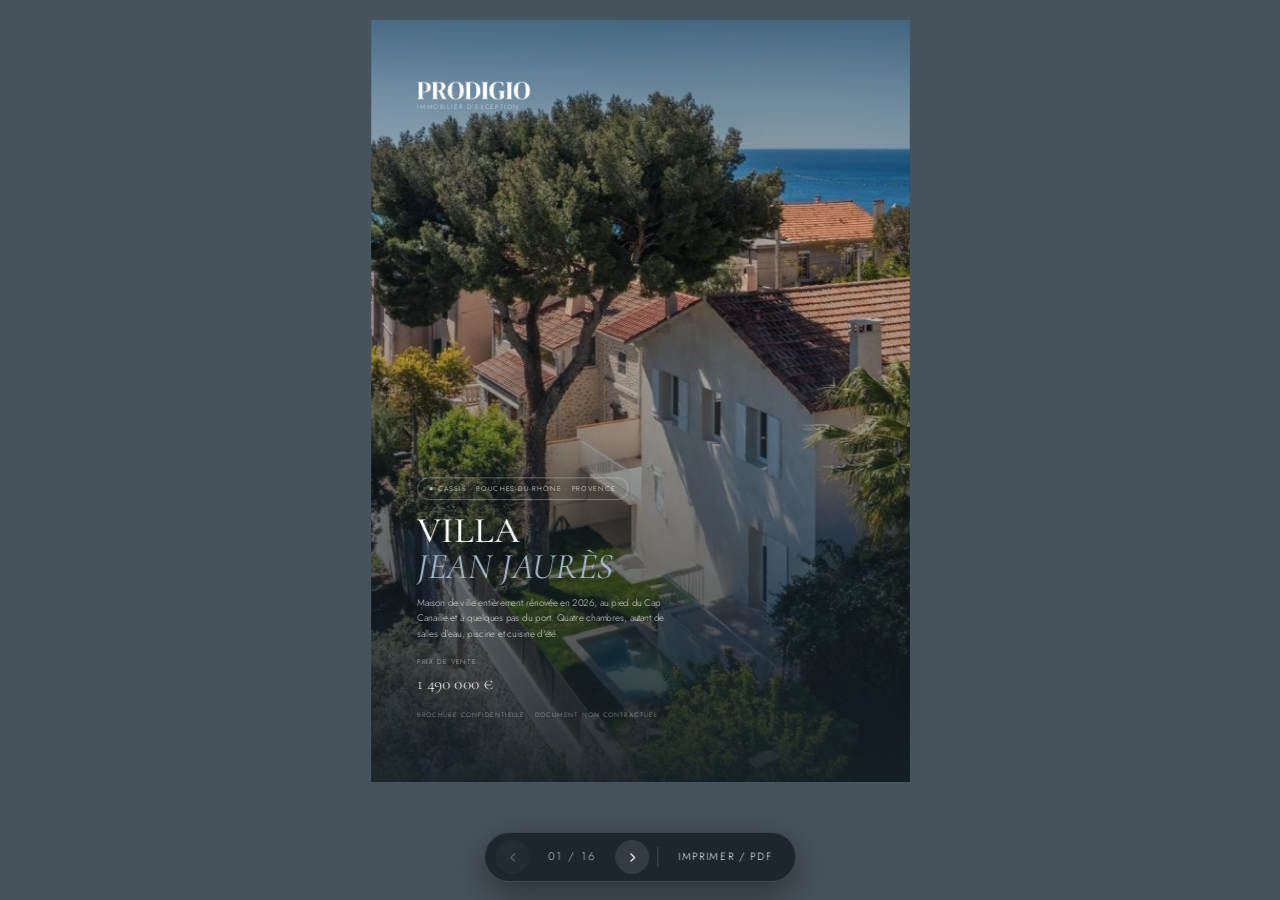
<file: brochure/index.html>
<!DOCTYPE html>
<html lang="fr">
<head>
<meta charset="UTF-8" />
<meta name="viewport" content="width=device-width, initial-scale=1.0" />
<meta name="description" content="Brochure confidentielle · Villa Jean Jaurès, maison de ville d'exception à vendre à Cassis. 160 m² entièrement rénovés en 2026, quatre chambres, piscine, cuisine d'été, vue Cap Canaille. 1 490 000 €." />
<meta name="robots" content="noindex, nofollow" />
<title>Villa Jean Jaurès · Cassis · Brochure confidentielle</title>
<link rel="icon" href="../assets/favicon.svg" type="image/svg+xml" />
<style>
@font-face {
  font-family: 'Cormorant Garamond';
  font-style: italic;
  font-weight: 300;
  font-display: swap;
  src: url('../assets/fonts/cormorant-garamond-300-italic-latin-ext.woff2') format('woff2');
  unicode-range: U+0100-02BA, U+02BD-02C5, U+02C7-02CC, U+02CE-02D7, U+02DD-02FF, U+0304, U+0308, U+0329, U+1D00-1DBF, U+1E00-1E9F, U+1EF2-1EFF, U+2020, U+20A0-20AB, U+20AD-20C0, U+2113, U+2C60-2C7F, U+A720-A7FF;
}
@font-face {
  font-family: 'Cormorant Garamond';
  font-style: italic;
  font-weight: 300;
  font-display: swap;
  src: url('../assets/fonts/cormorant-garamond-300-italic-latin.woff2') format('woff2');
  unicode-range: U+0000-00FF, U+0131, U+0152-0153, U+02BB-02BC, U+02C6, U+02DA, U+02DC, U+0304, U+0308, U+0329, U+2000-206F, U+20AC, U+2122, U+2191, U+2193, U+2212, U+2215, U+FEFF, U+FFFD;
}
@font-face {
  font-family: 'Cormorant Garamond';
  font-style: italic;
  font-weight: 400;
  font-display: swap;
  src: url('../assets/fonts/cormorant-garamond-400-italic-latin-ext.woff2') format('woff2');
  unicode-range: U+0100-02BA, U+02BD-02C5, U+02C7-02CC, U+02CE-02D7, U+02DD-02FF, U+0304, U+0308, U+0329, U+1D00-1DBF, U+1E00-1E9F, U+1EF2-1EFF, U+2020, U+20A0-20AB, U+20AD-20C0, U+2113, U+2C60-2C7F, U+A720-A7FF;
}
@font-face {
  font-family: 'Cormorant Garamond';
  font-style: italic;
  font-weight: 400;
  font-display: swap;
  src: url('../assets/fonts/cormorant-garamond-400-italic-latin.woff2') format('woff2');
  unicode-range: U+0000-00FF, U+0131, U+0152-0153, U+02BB-02BC, U+02C6, U+02DA, U+02DC, U+0304, U+0308, U+0329, U+2000-206F, U+20AC, U+2122, U+2191, U+2193, U+2212, U+2215, U+FEFF, U+FFFD;
}
@font-face {
  font-family: 'Cormorant Garamond';
  font-style: normal;
  font-weight: 300;
  font-display: swap;
  src: url('../assets/fonts/cormorant-garamond-300-normal-latin-ext.woff2') format('woff2');
  unicode-range: U+0100-02BA, U+02BD-02C5, U+02C7-02CC, U+02CE-02D7, U+02DD-02FF, U+0304, U+0308, U+0329, U+1D00-1DBF, U+1E00-1E9F, U+1EF2-1EFF, U+2020, U+20A0-20AB, U+20AD-20C0, U+2113, U+2C60-2C7F, U+A720-A7FF;
}
@font-face {
  font-family: 'Cormorant Garamond';
  font-style: normal;
  font-weight: 300;
  font-display: swap;
  src: url('../assets/fonts/cormorant-garamond-300-normal-latin.woff2') format('woff2');
  unicode-range: U+0000-00FF, U+0131, U+0152-0153, U+02BB-02BC, U+02C6, U+02DA, U+02DC, U+0304, U+0308, U+0329, U+2000-206F, U+20AC, U+2122, U+2191, U+2193, U+2212, U+2215, U+FEFF, U+FFFD;
}
@font-face {
  font-family: 'Cormorant Garamond';
  font-style: normal;
  font-weight: 400;
  font-display: swap;
  src: url('../assets/fonts/cormorant-garamond-400-normal-latin-ext.woff2') format('woff2');
  unicode-range: U+0100-02BA, U+02BD-02C5, U+02C7-02CC, U+02CE-02D7, U+02DD-02FF, U+0304, U+0308, U+0329, U+1D00-1DBF, U+1E00-1E9F, U+1EF2-1EFF, U+2020, U+20A0-20AB, U+20AD-20C0, U+2113, U+2C60-2C7F, U+A720-A7FF;
}
@font-face {
  font-family: 'Cormorant Garamond';
  font-style: normal;
  font-weight: 400;
  font-display: swap;
  src: url('../assets/fonts/cormorant-garamond-400-normal-latin.woff2') format('woff2');
  unicode-range: U+0000-00FF, U+0131, U+0152-0153, U+02BB-02BC, U+02C6, U+02DA, U+02DC, U+0304, U+0308, U+0329, U+2000-206F, U+20AC, U+2122, U+2191, U+2193, U+2212, U+2215, U+FEFF, U+FFFD;
}
@font-face {
  font-family: 'Cormorant Garamond';
  font-style: normal;
  font-weight: 500;
  font-display: swap;
  src: url('../assets/fonts/cormorant-garamond-500-normal-latin-ext.woff2') format('woff2');
  unicode-range: U+0100-02BA, U+02BD-02C5, U+02C7-02CC, U+02CE-02D7, U+02DD-02FF, U+0304, U+0308, U+0329, U+1D00-1DBF, U+1E00-1E9F, U+1EF2-1EFF, U+2020, U+20A0-20AB, U+20AD-20C0, U+2113, U+2C60-2C7F, U+A720-A7FF;
}
@font-face {
  font-family: 'Cormorant Garamond';
  font-style: normal;
  font-weight: 500;
  font-display: swap;
  src: url('../assets/fonts/cormorant-garamond-500-normal-latin.woff2') format('woff2');
  unicode-range: U+0000-00FF, U+0131, U+0152-0153, U+02BB-02BC, U+02C6, U+02DA, U+02DC, U+0304, U+0308, U+0329, U+2000-206F, U+20AC, U+2122, U+2191, U+2193, U+2212, U+2215, U+FEFF, U+FFFD;
}
@font-face {
  font-family: 'Cormorant Garamond';
  font-style: normal;
  font-weight: 600;
  font-display: swap;
  src: url('../assets/fonts/cormorant-garamond-600-normal-latin-ext.woff2') format('woff2');
  unicode-range: U+0100-02BA, U+02BD-02C5, U+02C7-02CC, U+02CE-02D7, U+02DD-02FF, U+0304, U+0308, U+0329, U+1D00-1DBF, U+1E00-1E9F, U+1EF2-1EFF, U+2020, U+20A0-20AB, U+20AD-20C0, U+2113, U+2C60-2C7F, U+A720-A7FF;
}
@font-face {
  font-family: 'Cormorant Garamond';
  font-style: normal;
  font-weight: 600;
  font-display: swap;
  src: url('../assets/fonts/cormorant-garamond-600-normal-latin.woff2') format('woff2');
  unicode-range: U+0000-00FF, U+0131, U+0152-0153, U+02BB-02BC, U+02C6, U+02DA, U+02DC, U+0304, U+0308, U+0329, U+2000-206F, U+20AC, U+2122, U+2191, U+2193, U+2212, U+2215, U+FEFF, U+FFFD;
}
@font-face {
  font-family: 'Jost';
  font-style: normal;
  font-weight: 200;
  font-display: swap;
  src: url('../assets/fonts/jost-200-normal-latin-ext.woff2') format('woff2');
  unicode-range: U+0100-02BA, U+02BD-02C5, U+02C7-02CC, U+02CE-02D7, U+02DD-02FF, U+0304, U+0308, U+0329, U+1D00-1DBF, U+1E00-1E9F, U+1EF2-1EFF, U+2020, U+20A0-20AB, U+20AD-20C0, U+2113, U+2C60-2C7F, U+A720-A7FF;
}
@font-face {
  font-family: 'Jost';
  font-style: normal;
  font-weight: 200;
  font-display: swap;
  src: url('../assets/fonts/jost-200-normal-latin.woff2') format('woff2');
  unicode-range: U+0000-00FF, U+0131, U+0152-0153, U+02BB-02BC, U+02C6, U+02DA, U+02DC, U+0304, U+0308, U+0329, U+2000-206F, U+20AC, U+2122, U+2191, U+2193, U+2212, U+2215, U+FEFF, U+FFFD;
}
@font-face {
  font-family: 'Jost';
  font-style: normal;
  font-weight: 300;
  font-display: swap;
  src: url('../assets/fonts/jost-300-normal-latin-ext.woff2') format('woff2');
  unicode-range: U+0100-02BA, U+02BD-02C5, U+02C7-02CC, U+02CE-02D7, U+02DD-02FF, U+0304, U+0308, U+0329, U+1D00-1DBF, U+1E00-1E9F, U+1EF2-1EFF, U+2020, U+20A0-20AB, U+20AD-20C0, U+2113, U+2C60-2C7F, U+A720-A7FF;
}
@font-face {
  font-family: 'Jost';
  font-style: normal;
  font-weight: 300;
  font-display: swap;
  src: url('../assets/fonts/jost-300-normal-latin.woff2') format('woff2');
  unicode-range: U+0000-00FF, U+0131, U+0152-0153, U+02BB-02BC, U+02C6, U+02DA, U+02DC, U+0304, U+0308, U+0329, U+2000-206F, U+20AC, U+2122, U+2191, U+2193, U+2212, U+2215, U+FEFF, U+FFFD;
}
@font-face {
  font-family: 'Jost';
  font-style: normal;
  font-weight: 400;
  font-display: swap;
  src: url('../assets/fonts/jost-400-normal-latin-ext.woff2') format('woff2');
  unicode-range: U+0100-02BA, U+02BD-02C5, U+02C7-02CC, U+02CE-02D7, U+02DD-02FF, U+0304, U+0308, U+0329, U+1D00-1DBF, U+1E00-1E9F, U+1EF2-1EFF, U+2020, U+20A0-20AB, U+20AD-20C0, U+2113, U+2C60-2C7F, U+A720-A7FF;
}
@font-face {
  font-family: 'Jost';
  font-style: normal;
  font-weight: 400;
  font-display: swap;
  src: url('../assets/fonts/jost-400-normal-latin.woff2') format('woff2');
  unicode-range: U+0000-00FF, U+0131, U+0152-0153, U+02BB-02BC, U+02C6, U+02DA, U+02DC, U+0304, U+0308, U+0329, U+2000-206F, U+20AC, U+2122, U+2191, U+2193, U+2212, U+2215, U+FEFF, U+FFFD;
}
@font-face {
  font-family: 'Jost';
  font-style: normal;
  font-weight: 500;
  font-display: swap;
  src: url('../assets/fonts/jost-500-normal-latin-ext.woff2') format('woff2');
  unicode-range: U+0100-02BA, U+02BD-02C5, U+02C7-02CC, U+02CE-02D7, U+02DD-02FF, U+0304, U+0308, U+0329, U+1D00-1DBF, U+1E00-1E9F, U+1EF2-1EFF, U+2020, U+20A0-20AB, U+20AD-20C0, U+2113, U+2C60-2C7F, U+A720-A7FF;
}
@font-face {
  font-family: 'Jost';
  font-style: normal;
  font-weight: 500;
  font-display: swap;
  src: url('../assets/fonts/jost-500-normal-latin.woff2') format('woff2');
  unicode-range: U+0000-00FF, U+0131, U+0152-0153, U+02BB-02BC, U+02C6, U+02DA, U+02DC, U+0304, U+0308, U+0329, U+2000-206F, U+20AC, U+2122, U+2191, U+2193, U+2212, U+2215, U+FEFF, U+FFFD;
}

:root {
  --bg: #F7F5F0;
  --paper: #FFFFFF;
  --fg: #22333F;
  --muted: rgba(34,51,63,.68);
  --soft: rgba(34,51,63,.45);
  --accent: #5C7488;
  --accent-light: #A9BCCB;
  --accent-pale: #E7EDF2;
  --terracotta: #C46A3C;
  --terracotta-pale: #FBEDE4;
  --olive: #6F7551;
  --olive-pale: #EEF0E4;
  --turquoise: #3E8E96;
  --turquoise-pale: #E3F1F1;
  --sable: #B99A6B;
  --sable-pale: #F7EFE1;
  --dark: #2E3D4A;
  --border: rgba(34,51,63,.15);
  --serif: 'Cormorant Garamond', 'Times New Roman', serif;
  --sans: 'Jost', -apple-system, sans-serif;
  --scale: 1;
}

* { box-sizing: border-box; margin: 0; padding: 0; }
html, body { background: #46525C; }
body {
  font-family: var(--sans); color: var(--fg);
  font-size: 10.5pt; line-height: 1.6; font-weight: 300;
  padding: 1.25rem 1rem 6rem; -webkit-font-smoothing: antialiased;
}
img { display: block; max-width: 100%; }
svg { display: block; }

.brochure {
  /* Largeur et hauteur fixées en JavaScript : elles valent exactement la
     taille visuelle de la page une fois réduite. overflow: hidden absorbe
     la boîte de mise en page, qui reste à 210 x 297 mm. */
  max-width: 100%; margin: 0 auto; position: relative; overflow: hidden;
}

/* L'étage porte la réduction ; les pages, superposées à l'intérieur,
   gardent leur transform disponible pour la rotation. La perspective est
   posée ici pour s'appliquer directement à elles. */
.stage {
  position: relative;
  width: 210mm; height: 297mm;
  transform: scale(var(--scale)); transform-origin: top left;
  perspective: 1800px;
}

.page {
  position: absolute; top: 0; left: 0;
  width: 210mm; height: 297mm;
  background: var(--bg); overflow: hidden;
  backface-visibility: hidden; -webkit-backface-visibility: hidden;
  box-shadow: 0 16px 48px rgba(0,0,0,.42);
  padding: 20mm 18mm 24mm;
  display: none; page-break-after: always;
  transform-origin: left center;
}
.page.is-active { display: block; }

/* ---------- tourner de page ---------- */
/* Ombre portée sur la feuille en train de tourner : c'est elle qui donne
   l'impression d'épaisseur. */
.page::after {
  content: ''; position: absolute; inset: 0; pointer-events: none; z-index: 9;
  background: linear-gradient(to right, rgba(14,24,31,.50), rgba(14,24,31,0) 58%);
  opacity: 0;
}
.page.tourne-avant { animation: pageAvant 560ms cubic-bezier(.36,.05,.62,.98) forwards; }
.page.tourne-arriere { animation: pageArriere 560ms cubic-bezier(.38,.02,.64,.95) forwards; }
.page.tourne-avant::after { animation: ombreAvant 560ms ease-in forwards; }
.page.tourne-arriere::after { animation: ombreArriere 560ms ease-out forwards; }

/* La feuille disparaît d'elle-même à 90 degrés, vue par la tranche : aller
   au-delà n'ajouterait que du temps mort, la face arrière étant masquée. */
@keyframes pageAvant   { from { transform: rotateY(0deg); }   to { transform: rotateY(-90deg); } }
@keyframes pageArriere { from { transform: rotateY(-90deg); } to { transform: rotateY(0deg); } }
@keyframes ombreAvant   { from { opacity: 0; }  to { opacity: .5; } }
@keyframes ombreArriere { from { opacity: .5; } to { opacity: 0; } }

@media (prefers-reduced-motion: reduce) {
  .page.tourne-avant, .page.tourne-arriere,
  .page.tourne-avant::after, .page.tourne-arriere::after { animation: none !important; }
}
.page:last-child { page-break-after: auto; }

/* filet de couleur en tête de page, catégorie par catégorie */
.page::before {
  content: ''; position: absolute; top: 0; left: 0; right: 0; height: 4px;
  background: var(--tint, var(--accent));
}
.page.cover::before { display: none; }

/* ---------- typographie ---------- */
.eyebrow {
  font-size: 7.5pt; letter-spacing: .3em; text-transform: uppercase;
  color: var(--tint, var(--accent)); font-weight: 500; margin-bottom: .6rem;
}
.h1, .h2, .h3 { font-family: var(--serif); font-weight: 400; line-height: 1.04; color: var(--fg); }
.h2 { font-size: 26pt; margin-bottom: .8rem; }
.h3 { font-size: 12.5pt; margin-bottom: .25rem; line-height: 1.2; }
.italic { font-style: italic; color: var(--tint, var(--accent)); }
.rule { width: 52px; height: 2px; background: var(--tint, var(--accent)); margin: .8rem 0 1.3rem; }
.body { color: var(--muted); margin-bottom: .7rem; }
.body strong { font-weight: 500; color: var(--fg); }
.lead { font-size: 11.5pt; line-height: 1.7; color: var(--fg); }
.hl { color: var(--tint, var(--accent)); font-weight: 500; }

/* ---------- couverture ---------- */
.cover { padding: 0; background: var(--dark); }
.cover__img { position: absolute; inset: 0; }
.cover__img img { width: 100%; height: 100%; object-fit: cover; }
.cover__scrim {
  position: absolute; inset: 0;
  background: linear-gradient(to top, rgba(20,31,39,.93) 0%, rgba(20,31,39,.40) 46%, rgba(20,31,39,.12) 72%, rgba(20,31,39,.50) 100%);
}
.cover__inner { position: absolute; inset: 0; padding: 24mm 18mm; display: flex; flex-direction: column; justify-content: space-between; }
.cover__brand small { display: block; font-size: 7pt; letter-spacing: .22em; text-transform: uppercase; color: rgba(255,255,255,.75); margin-top: 4px; }
.cover__pill {
  display: inline-flex; align-items: center; gap: 2mm; width: fit-content;
  padding: 2mm 4.5mm; border: 1px solid rgba(255,255,255,.45); border-radius: 100px;
  font-size: 7.5pt; letter-spacing: .2em; text-transform: uppercase; color: #fff; margin-bottom: 5mm;
}
.cover__pill .dot { width: 5px; height: 5px; border-radius: 50%; background: var(--accent-light); }
.cover__title { font-family: var(--serif); font-size: 40pt; font-weight: 500; line-height: 1; color: #fff; text-transform: uppercase; letter-spacing: .01em; }
.cover__title em { font-style: italic; color: var(--accent-light); }
.cover__sub { font-size: 10.5pt; color: rgba(255,255,255,.86); max-width: 48ch; margin-top: 4mm; }
.cover__price { font-family: var(--serif); font-size: 19pt; color: #fff; margin-top: 6mm; }
.cover__price small { font-family: var(--sans); font-size: 7.5pt; letter-spacing: .18em; text-transform: uppercase; color: rgba(255,255,255,.7); display: block; margin-bottom: 1mm; }
.cover__meta { font-size: 7pt; letter-spacing: .2em; text-transform: uppercase; color: rgba(255,255,255,.6); margin-top: 5mm; }

/* ---------- images ---------- */
.figure { position: relative; overflow: hidden; border-radius: 2px; }
.figure img { width: 100%; height: 100%; object-fit: cover; }
.figure__cap { font-size: 7pt; letter-spacing: .16em; text-transform: uppercase; color: var(--soft); margin-top: 1.5mm; }
.bleed { margin-left: -18mm; margin-right: -18mm; width: calc(100% + 36mm); border-radius: 0; }
.bleed-top { margin-top: -20mm; }
.grid-2 { display: grid; grid-template-columns: 1fr 1fr; gap: 4mm; }
.grid-2-3 { display: grid; grid-template-columns: 1.1fr .9fr; gap: 6mm; align-items: start; }

/* ---------- chiffres à icône ---------- */
.stats { display: grid; grid-template-columns: repeat(4, 1fr); gap: 3mm; }
.stat { background: var(--paper); border: 1px solid var(--border); border-radius: 2px; padding: 5mm 4mm; }
.stat__i { color: var(--tint, var(--accent)); margin-bottom: 3mm; }
.stat__k { font-family: var(--serif); font-size: 20pt; line-height: 1; color: var(--fg); margin-bottom: 1mm; }
.stat__k span { font-size: .5em; }
.stat__l { font-size: 6.8pt; letter-spacing: .14em; text-transform: uppercase; color: var(--muted); }
.stat--fill { background: var(--tint, var(--accent)); border-color: var(--tint, var(--accent)); }
.stat--fill .stat__i, .stat--fill .stat__k { color: #fff; }
.stat--fill .stat__l { color: rgba(255,255,255,.82); }

/* ---------- cartes à icône ---------- */
.cards { display: grid; grid-template-columns: 1fr 1fr; gap: 4mm; }
.card { background: var(--paper); border: 1px solid var(--border); border-radius: 2px; padding: 5mm; }
.card__i { color: var(--c, var(--accent)); margin-bottom: 2.5mm; }
.card__t { font-family: var(--serif); font-size: 12.5pt; color: var(--fg); margin-bottom: 1mm; }
.card__p { font-size: 8.8pt; line-height: 1.55; color: var(--muted); }

/* ---------- cartes à liseré (saisons, ambiances) ---------- */
.tiles { display: grid; grid-template-columns: 1fr 1fr; gap: 4mm; }
.tile { background: var(--paper); border: 1px solid var(--border); border-left: 3px solid var(--c, var(--accent)); border-radius: 2px; padding: 4.5mm 5mm; }
.tile__t { font-family: var(--serif); font-size: 12.5pt; color: var(--c, var(--accent)); margin-bottom: 1.5mm; }
.tile ul { list-style: none; }
.tile li { font-size: 8.6pt; line-height: 1.5; color: var(--muted); padding-left: 4mm; position: relative; }
.tile li::before { content: ''; position: absolute; left: 0; top: .62em; width: 2mm; height: 1px; background: var(--c, var(--accent)); }

/* ---------- listes et tableaux ---------- */
.rows { list-style: none; border-top: 1px solid var(--border); }
.rows li { display: flex; justify-content: space-between; align-items: baseline; gap: 6mm; padding: 2.3mm 0; border-bottom: 1px solid var(--border); }
.rows--tight li { padding: 1.7mm 0; }
.rows__k { font-size: 7.2pt; letter-spacing: .14em; text-transform: uppercase; color: var(--muted); }
.rows__v { font-size: 9.5pt; color: var(--fg); text-align: right; }
.checks { list-style: none; }
.checks li { position: relative; padding-left: 6mm; margin-bottom: 2mm; color: var(--muted); font-size: 9pt; }
.checks li::before { content: ''; position: absolute; left: 0; top: .58em; width: 3mm; height: 1px; background: var(--tint, var(--accent)); }

/* ---------- panneaux ---------- */
.panel { border-radius: 2px; padding: 6mm; }
.panel--pale { background: var(--tintPale, var(--accent-pale)); border: 1px solid var(--border); }
.panel--dark { background: var(--dark); color: var(--bg); }
.panel--dark .card__t, .panel--dark .h3 { color: var(--bg); }
.panel--dark .body { color: rgba(247,245,240,.76); }

/* ---------- prix ---------- */
.price { background: var(--dark); border-radius: 2px; padding: 8mm; color: #fff; }
.price__l { font-size: 7.5pt; letter-spacing: .24em; text-transform: uppercase; color: var(--accent-light); margin-bottom: 2mm; }
.price__v { font-family: var(--serif); font-size: 34pt; line-height: 1; }
.price__n { font-size: 8.5pt; color: rgba(255,255,255,.72); margin-top: 3mm; }

/* ---------- étiquettes énergie ---------- */
.scale { display: flex; flex-direction: column; gap: 1.4mm; }
.scale__row { display: flex; align-items: center; gap: 2.5mm; }
.scale__ltr { width: 5mm; font-family: var(--serif); font-size: 11pt; color: var(--muted); text-align: center; }
.scale__bar { height: 6.5mm; border-radius: 1px; display: flex; align-items: center; padding: 0 2mm; font-size: 6.6pt; color: rgba(0,0,0,.62); letter-spacing: .06em; }
.scale__row.is-on .scale__ltr { color: var(--fg); font-size: 13pt; }
.scale__mark { margin-left: 2.5mm; font-size: 7.5pt; letter-spacing: .14em; text-transform: uppercase; color: var(--fg); font-weight: 500; white-space: nowrap; }
.scale__cap { font-size: 7pt; letter-spacing: .14em; text-transform: uppercase; color: var(--soft); margin-bottom: 2.5mm; }

/* ---------- étapes ---------- */
.steps { list-style: none; }
.steps li { display: flex; gap: 5mm; padding: 3.6mm 0; border-bottom: 1px solid var(--border); }
.steps__n { font-family: var(--serif); font-size: 18pt; line-height: 1; color: var(--tint, var(--accent)); min-width: 12mm; }
.steps__t { font-family: var(--serif); font-size: 13pt; color: var(--fg); }
.steps__p { font-size: 8.8pt; line-height: 1.55; color: var(--muted); }

/* ---------- groupes de prestations ---------- */
.groups { display: grid; grid-template-columns: 1fr 1fr; gap: 4mm; }
.group { background: var(--paper); border: 1px solid var(--border); border-top: 3px solid var(--c, var(--accent)); border-radius: 2px; padding: 4.5mm 5mm 3mm; }
.group__h { display: flex; align-items: center; gap: 2.5mm; margin-bottom: 2.5mm; }
.group__h svg { color: var(--c, var(--accent)); }
.group__t { font-family: var(--serif); font-size: 12pt; color: var(--fg); }
.group ul { list-style: none; }
.group li { display: flex; justify-content: space-between; align-items: baseline; gap: 4mm; padding: 1.6mm 0; border-bottom: 1px solid var(--border); }
.group li:last-child { border-bottom: 0; }
.group__k { font-size: 6.8pt; letter-spacing: .12em; text-transform: uppercase; color: var(--muted); }
.group__v { font-size: 8.8pt; color: var(--fg); text-align: right; }

/* ---------- mosaïque ---------- */
.mosaic { display: grid; grid-template-columns: repeat(4, 1fr); gap: 2.5mm; }
.mosaic .figure { height: 26mm; }
.mosaic .figure--tall { grid-row: span 2; height: 54.5mm; }
.mosaic .figure--wide { grid-column: span 2; }

/* ---------- bandeau photo en tête de page ---------- */
.hero-band { margin: -20mm -18mm 7mm; width: calc(100% + 36mm); position: relative; overflow: hidden; }
.hero-band img { width: 100%; height: 100%; object-fit: cover; }
.hero-band__veil { position: absolute; inset: 0; background: linear-gradient(to top, rgba(20,31,39,.55), rgba(20,31,39,.05) 55%); }
.hero-band__t {
  position: absolute; left: 18mm; bottom: 6mm; color: #fff;
  font-size: 7.5pt; letter-spacing: .28em; text-transform: uppercase;
}

/* ---------- pied de page ---------- */
.page-num { position: absolute; bottom: 11mm; right: 18mm; font-size: 7.2pt; letter-spacing: .3em; color: var(--soft); }
.page-brand { position: absolute; bottom: 11mm; left: 18mm; font-size: 6.8pt; letter-spacing: .22em; text-transform: uppercase; color: var(--soft); }

/* pastille WhatsApp, reprise de la brochure du chalet */
.page-wa {
  position: absolute; bottom: 9.5mm; left: 50%; transform: translateX(-50%);
  display: inline-flex; align-items: center; gap: 2mm;
  padding: 2.2mm 5mm; background: #25D366; color: #fff;
  font-size: 7pt; letter-spacing: .14em; text-transform: uppercase; font-weight: 500;
  text-decoration: none; border-radius: 100px; white-space: nowrap;
}
.page-wa svg { width: 3.6mm; height: 3.6mm; fill: currentColor; stroke: none; }
.wa-btn {
  display: inline-flex; align-items: center; gap: 2.5mm;
  padding: 3.5mm 8mm; background: #25D366; color: #fff;
  font-size: 8.5pt; letter-spacing: .16em; text-transform: uppercase; font-weight: 500;
  text-decoration: none; border-radius: 100px;
}
.wa-btn svg { width: 4.2mm; height: 4.2mm; fill: currentColor; stroke: none; }

/* ---------- barre de navigation (écran) ---------- */
.bar {
  position: fixed; left: 50%; bottom: 18px; transform: translateX(-50%); z-index: 20;
  display: flex; align-items: center; gap: 6px;
  background: rgba(26,36,44,.94); backdrop-filter: blur(12px);
  border: 1px solid rgba(255,255,255,.14); border-radius: 100px;
  padding: 7px 10px; box-shadow: 0 12px 36px rgba(0,0,0,.4);
}
.bar__btn { width: 34px; height: 34px; border-radius: 50%; border: 0; background: rgba(255,255,255,.1); color: #fff; display: flex; align-items: center; justify-content: center; cursor: pointer; transition: background 160ms ease-out; }
.bar__btn:hover:not(:disabled) { background: rgba(255,255,255,.24); }
.bar__btn:disabled { opacity: .3; cursor: default; }
.bar__btn svg { width: 15px; height: 15px; fill: none; stroke: currentColor; stroke-width: 1.7; }
.bar__count { font-size: 11px; letter-spacing: .2em; color: rgba(255,255,255,.8); padding: 0 10px; min-width: 74px; text-align: center; }
.bar__sep { width: 1px; height: 20px; background: rgba(255,255,255,.16); margin: 0 2px; }
.bar__link { font-size: 10.5px; letter-spacing: .16em; text-transform: uppercase; color: #fff; text-decoration: none; padding: 0 12px; white-space: nowrap; }
@media (max-width: 480px) {
  .bar { padding: 6px 8px; gap: 4px; }
  .bar__count { font-size: 10px; letter-spacing: .14em; padding: 0 6px; min-width: 62px; }
  .bar__link { font-size: 9.5px; letter-spacing: .12em; padding: 0 8px; }
  .bar__btn { width: 30px; height: 30px; }
}
.bar__link:hover { color: var(--accent-light); }

@media print {
  html, body { background: #fff; }
  body { padding: 0; }
  .brochure { width: auto !important; height: auto !important; overflow: visible !important; }
  .stage { transform: none !important; perspective: none !important; width: auto !important; height: auto !important; position: static !important; }
  .page { display: block !important; position: relative !important; box-shadow: none; margin: 0;
          transform: none !important; animation: none !important; width: 210mm; height: 297mm; }
  .page::after { display: none !important; }
  .bar { display: none !important; }
  .page-wa, .wa-btn { background: #25D366 !important; }
  * { -webkit-print-color-adjust: exact; print-color-adjust: exact; }
}
@page { size: A4; margin: 0; }

</style>
</head>
<body>

<div class="brochure" id="brochure">
<div class="stage" id="stage">
<section class="page cover is-active" data-page="1">
  <div class="cover__img"><img src="../assets/images/vue-aerienne-mer.jpg" alt="La villa vue du ciel, les toits de Cassis et la Méditerranée" /></div>
  <div class="cover__scrim"></div>
  <div class="cover__inner">
    <div class="cover__brand">
      <img src="../assets/brand/prodigio-blanc.png" alt="Prodigio" style="width:44mm;height:auto" />
      <small>Immobilier d'exception</small>
    </div>
    <div>
      <div class="cover__pill"><span class="dot"></span>Cassis · Bouches-du-Rhône · Provence</div>
      <h1 class="cover__title">Villa<br /><em>Jean Jaurès</em></h1>
      <p class="cover__sub">
        Maison de ville entièrement rénovée en 2026, au pied du Cap Canaille
        et à quelques pas du port. Quatre chambres, autant de salles d'eau,
        piscine et cuisine d'été.
      </p>
      <div class="cover__price"><small>Prix de vente</small>1 490 000 €</div>
      <div class="cover__meta">Brochure confidentielle · Document non contractuel</div>
    </div>
  </div>
</section>
<section class="page" data-page="2" style="--tint:#3E8E96">

  <div class="eyebrow">L'esprit du lieu</div>
  <h2 class="h2">Un pied dans le village,<br />l'autre dans les <span class="italic">calanques</span>.</h2>
  <div class="rule"></div>
  <p class="lead body">
    Il y a des adresses qui dispensent de tout commentaire. Celle-ci est de
    celles-là : <span class="hl">le port se rejoint à pied</span>, le marché aussi,
    et la plage encore. Derrière, le Cap Canaille ferme l'horizon de sa falaise
    rouge, la plus haute d'Europe à tomber dans la mer.
  </p>
  <p class="body">
    De la rue, c'est une maison de ville provençale, volets clairs et tuiles rondes.
    Passé le seuil, c'est autre chose : cent soixante mètres carrés entièrement
    repris en 2026, où l'on a gardé les poutres, la pierre et la hauteur, et changé
    tout le reste.
  </p>
  <div class="figure" style="height:84mm"><img src="../assets/images/piscine-jardin.jpg" alt="La piscine et le jardin paysagé" /></div>
  <div class="cards" style="margin-top:6mm">
    <div class="card" style="--c:#3E8E96"><div class="card__i"><svg width="20" height="20" viewBox="0 0 24 24" fill="none" stroke="currentColor" stroke-width="1.4" stroke-linecap="round" stroke-linejoin="round"><path d="M12 4v16M8 8h8"/><circle cx="12" cy="4" r="1.5"/><path d="M4 14a8 8 0 0016 0"/></svg></div><div class="card__t">Le port à pied</div><div class="card__p">Restaurants, terrasses et marché se rejoignent sans prendre la voiture.</div></div>
    <div class="card" style="--c:#3E8E96"><div class="card__i"><svg width="20" height="20" viewBox="0 0 24 24" fill="none" stroke="currentColor" stroke-width="1.4" stroke-linecap="round" stroke-linejoin="round"><circle cx="8" cy="15" r="4"/><path d="M10.8 12.2L21 2M17 6l3 3M14 9l3 3"/></svg></div><div class="card__t">Rien à faire</div><div class="card__p">Rénovation intégrale livrée en 2026, garanties constructeur incluses.</div></div>
  </div>
  <a class="page-wa" href="https://wa.me/33668680407" target="_blank" rel="noopener noreferrer"><svg viewBox="0 0 24 24"><path d="M12 2C6.5 2 2 6.5 2 12c0 1.8.5 3.4 1.3 4.9L2 22l5.3-1.4c1.4.8 3 1.2 4.7 1.2 5.5 0 10-4.5 10-10S17.5 2 12 2zm0 18.2c-1.5 0-3-.4-4.3-1.2l-.3-.2-3.2.8.9-3.1-.2-.3c-.8-1.3-1.3-2.8-1.3-4.4C3.6 7.4 7.4 3.6 12 3.6s8.4 3.8 8.4 8.4-3.8 8.2-8.4 8.2z"/><path d="M17.5 14.4c-.3-.2-1.7-.9-2-1-.3-.1-.4-.2-.6.1-.2.3-.7.9-.9 1.1-.2.2-.3.2-.6.1-.3-.2-1.2-.5-2.3-1.4-.9-.8-1.4-1.7-1.6-2-.2-.3 0-.5.1-.6l.5-.5c.1-.2.2-.3.3-.5 0-.2 0-.4-.1-.5l-.9-2.1c-.2-.5-.4-.5-.6-.5h-.5c-.2 0-.5.1-.7.3-.3.3-1 .9-1 2.3s1 2.7 1.2 2.9c.1.2 2 3.1 5 4.3.7.3 1.2.5 1.6.6.7.2 1.3.2 1.8.1.6-.1 1.7-.7 1.9-1.4.2-.7.2-1.2.2-1.4-.1-.1-.3-.2-.6-.3z"/></svg>Une question ? Écrivez-nous</a>
  <div class="page-brand">Prodigio</div>
  <div class="page-num">02</div>
</section>
<section class="page" data-page="3" style="--tint:#5C7488">

  <div class="eyebrow">La carte d'identité</div>
  <h2 class="h2">Le bien en <span class="italic">chiffres</span>.</h2>
  <div class="rule"></div>
  <p class="body" style="max-width:62ch">
    Ce que la maison offre, en un coup d'œil. Le détail des surfaces et des
    prestations figure page 14.
  </p>
  <div class="stats" style="margin-top:5mm">
    <div class="stat"><div class="stat__i"><svg width="20" height="20" viewBox="0 0 24 24" fill="none" stroke="currentColor" stroke-width="1.4" stroke-linecap="round" stroke-linejoin="round"><rect x="3" y="3" width="18" height="18" rx="1"/><path d="M3 9h18M9 3v18"/></svg></div><div class="stat__k">160 <span>m²</span></div><div class="stat__l">Habitables</div></div>
    <div class="stat"><div class="stat__i"><svg width="20" height="20" viewBox="0 0 24 24" fill="none" stroke="currentColor" stroke-width="1.4" stroke-linecap="round" stroke-linejoin="round"><path d="M12 2l9 6v13H3V8z"/><path d="M9 21v-7h6v7"/></svg></div><div class="stat__k">400 <span>m²</span></div><div class="stat__l">De parcelle</div></div>
    <div class="stat"><div class="stat__i"><svg width="20" height="20" viewBox="0 0 24 24" fill="none" stroke="currentColor" stroke-width="1.4" stroke-linecap="round" stroke-linejoin="round"><path d="M3 18V9a2 2 0 012-2h14a2 2 0 012 2v9"/><path d="M3 14h18M7 7V5h10v2"/></svg></div><div class="stat__k">4</div><div class="stat__l">Chambres, 4 salles d'eau</div></div>
    <div class="stat"><div class="stat__i"><svg width="20" height="20" viewBox="0 0 24 24" fill="none" stroke="currentColor" stroke-width="1.4" stroke-linecap="round" stroke-linejoin="round"><path d="M4 18v-6a2 2 0 012-2h12a2 2 0 012 2v6"/><path d="M2 18h20M6 10V7a2 2 0 012-2h8a2 2 0 012 2v3"/></svg></div><div class="stat__k">50 <span>m²</span></div><div class="stat__l">De pièce de vie</div></div>
  </div>
  <div class="stats" style="margin-top:3mm">
    <div class="stat stat--fill"><div class="stat__i"><svg width="20" height="20" viewBox="0 0 24 24" fill="none" stroke="currentColor" stroke-width="1.4" stroke-linecap="round" stroke-linejoin="round"><circle cx="8" cy="15" r="4"/><path d="M10.8 12.2L21 2M17 6l3 3M14 9l3 3"/></svg></div><div class="stat__k">2026</div><div class="stat__l">Rénovation intégrale</div></div>
    <div class="stat"><div class="stat__i"><svg width="20" height="20" viewBox="0 0 24 24" fill="none" stroke="currentColor" stroke-width="1.4" stroke-linecap="round" stroke-linejoin="round"><path d="M13 5l-2 6h6l-8 8 2-6H5z"/></svg></div><div class="stat__k">À pied</div><div class="stat__l">Port, marché et plage</div></div>
    <div class="stat"><div class="stat__i"><svg width="20" height="20" viewBox="0 0 24 24" fill="none" stroke="currentColor" stroke-width="1.4" stroke-linecap="round" stroke-linejoin="round"><path d="M2 17c2 0 2 1.5 4 1.5S8 17 10 17s2 1.5 4 1.5S16 17 18 17s2 1.5 4 1.5"/><path d="M7 15V5a2 2 0 014 0v10M13 15V5a2 2 0 014 0v10M7 8h10M7 11h10"/></svg></div><div class="stat__k">Oui</div><div class="stat__l">Piscine et cuisine d'été</div></div>
    <div class="stat"><div class="stat__i"><svg width="20" height="20" viewBox="0 0 24 24" fill="none" stroke="currentColor" stroke-width="1.4" stroke-linecap="round" stroke-linejoin="round"><path d="M3 20c1.5 0 1.5-1.2 3-1.2s1.5 1.2 3 1.2 1.5-1.2 3-1.2 1.5 1.2 3 1.2 1.5-1.2 3-1.2 1.5 1.2 3 1.2"/><path d="M2 14l10-9 10 9"/></svg></div><div class="stat__k">Vue mer</div><div class="stat__l">Depuis la mezzanine</div></div>
  </div>
  <div class="figure" style="height:56mm"><img src="../assets/images/cassis/cap-canaille-panorama.jpg" alt="Le Cap Canaille et la baie de Cassis" /></div>
  <div class="figure__cap">Le Cap Canaille, plus haute falaise maritime de France</div>
  <a class="page-wa" href="https://wa.me/33668680407" target="_blank" rel="noopener noreferrer"><svg viewBox="0 0 24 24"><path d="M12 2C6.5 2 2 6.5 2 12c0 1.8.5 3.4 1.3 4.9L2 22l5.3-1.4c1.4.8 3 1.2 4.7 1.2 5.5 0 10-4.5 10-10S17.5 2 12 2zm0 18.2c-1.5 0-3-.4-4.3-1.2l-.3-.2-3.2.8.9-3.1-.2-.3c-.8-1.3-1.3-2.8-1.3-4.4C3.6 7.4 7.4 3.6 12 3.6s8.4 3.8 8.4 8.4-3.8 8.2-8.4 8.2z"/><path d="M17.5 14.4c-.3-.2-1.7-.9-2-1-.3-.1-.4-.2-.6.1-.2.3-.7.9-.9 1.1-.2.2-.3.2-.6.1-.3-.2-1.2-.5-2.3-1.4-.9-.8-1.4-1.7-1.6-2-.2-.3 0-.5.1-.6l.5-.5c.1-.2.2-.3.3-.5 0-.2 0-.4-.1-.5l-.9-2.1c-.2-.5-.4-.5-.6-.5h-.5c-.2 0-.5.1-.7.3-.3.3-1 .9-1 2.3s1 2.7 1.2 2.9c.1.2 2 3.1 5 4.3.7.3 1.2.5 1.6.6.7.2 1.3.2 1.8.1.6-.1 1.7-.7 1.9-1.4.2-.7.2-1.2.2-1.4-.1-.1-.3-.2-.6-.3z"/></svg>Une question ? Écrivez-nous</a>
  <div class="page-brand">Prodigio</div>
  <div class="page-num">03</div>
</section>
<section class="page" data-page="4" style="--tint:#B99A6B">

  <div class="figure bleed bleed-top" style="height:108mm"><img src="../assets/images/reception-charpente.jpg" alt="La pièce de vie sous charpente" /></div>
  <div style="margin-top:8mm">
    <div class="eyebrow">Le rez-de-chaussée</div>
    <h2 class="h2">Cinquante mètres carrés<br />d'un seul <span class="italic">tenant</span>.</h2>
    <div class="rule"></div>
    <p class="body">
      Pas de couloir, pas de cloison inutile : la pièce de vie s'ouvre dès l'entrée
      et file jusqu'à la cuisine. La hauteur sous plafond et les poutres apparentes
      lui donnent l'ampleur ; le <span class="hl">parquet en chêne massif, posé en
      point de Hongrie</span>, lui donne la chaleur.
    </p>
    <div class="cards" style="margin-top:5mm">
      <div class="card" style="--c:#B99A6B"><div class="card__i"><svg width="20" height="20" viewBox="0 0 24 24" fill="none" stroke="currentColor" stroke-width="1.4" stroke-linecap="round" stroke-linejoin="round"><path d="M12 22c4 0 7-2.7 7-6.5 0-4.5-5-6.5-4-11.5-3 1-6 4.5-6 8 0-1.5-1-2.5-1-2.5-1 1.5-3 3.5-3 6C5 19.3 8 22 12 22z"/></svg></div><div class="card__t">Cheminée à insert</div><div class="card__p">Elle tient le fond de la pièce. L'hiver, elle suffit.</div></div>
      <div class="card" style="--c:#B99A6B"><div class="card__i"><svg width="20" height="20" viewBox="0 0 24 24" fill="none" stroke="currentColor" stroke-width="1.4" stroke-linecap="round" stroke-linejoin="round"><rect x="2" y="5" width="20" height="8" rx="2"/><path d="M6 17v2M12 17v3M18 17v2M5 9h14"/></svg></div><div class="card__t">Climatisation</div><div class="card__p">Dans toute la maison, pour les mois où le soleil ne faiblit pas.</div></div>
    </div>
  </div>
  <a class="page-wa" href="https://wa.me/33668680407" target="_blank" rel="noopener noreferrer"><svg viewBox="0 0 24 24"><path d="M12 2C6.5 2 2 6.5 2 12c0 1.8.5 3.4 1.3 4.9L2 22l5.3-1.4c1.4.8 3 1.2 4.7 1.2 5.5 0 10-4.5 10-10S17.5 2 12 2zm0 18.2c-1.5 0-3-.4-4.3-1.2l-.3-.2-3.2.8.9-3.1-.2-.3c-.8-1.3-1.3-2.8-1.3-4.4C3.6 7.4 7.4 3.6 12 3.6s8.4 3.8 8.4 8.4-3.8 8.2-8.4 8.2z"/><path d="M17.5 14.4c-.3-.2-1.7-.9-2-1-.3-.1-.4-.2-.6.1-.2.3-.7.9-.9 1.1-.2.2-.3.2-.6.1-.3-.2-1.2-.5-2.3-1.4-.9-.8-1.4-1.7-1.6-2-.2-.3 0-.5.1-.6l.5-.5c.1-.2.2-.3.3-.5 0-.2 0-.4-.1-.5l-.9-2.1c-.2-.5-.4-.5-.6-.5h-.5c-.2 0-.5.1-.7.3-.3.3-1 .9-1 2.3s1 2.7 1.2 2.9c.1.2 2 3.1 5 4.3.7.3 1.2.5 1.6.6.7.2 1.3.2 1.8.1.6-.1 1.7-.7 1.9-1.4.2-.7.2-1.2.2-1.4-.1-.1-.3-.2-.6-.3z"/></svg>Une question ? Écrivez-nous</a>
  <div class="page-brand">Prodigio</div>
  <div class="page-num">04</div>
</section>
<section class="page" data-page="5" style="--tint:#B99A6B">

  <div class="eyebrow">Architecture · Matériaux</div>
  <h2 class="h2">Ce que l'on garde,<br />ce que l'on <span class="italic">refait</span>.</h2>
  <div class="rule"></div>
  <div class="grid-2-3">
    <div><div class="figure" style="height:118mm"><img src="../assets/images/charpente-lanternes.jpg" alt="Charpente peinte, pierre de taille apparente et suspensions en papier" /></div></div>
    <div>
      <p class="body" style="font-size:9.5pt">
        La pierre de taille est restée nue là où elle méritait de l'être. La charpente
        a été mise en peinture claire plutôt que masquée. On lit l'âge de la maison,
        on ne subit rien de ses défauts.
      </p>
      <ul class="checks" style="margin-top:4mm">
        <li><strong>Conservé</strong> : poutres et charpente</li>
        <li><strong>Conservé</strong> : pierre de taille apparente</li>
        <li><strong>Conservé</strong> : hauteur sous plafond</li>
        <li><strong>Refait</strong> : réseaux et sanitaires</li>
        <li><strong>Refait</strong> : isolation et menuiseries</li>
        <li><strong>Refait</strong> : sols en chêne massif</li>
        <li><strong>Ajouté</strong> : climatisation</li>
        <li><strong>Ajouté</strong> : quatre salles d'eau</li>
      </ul>
    </div>
  </div>
  <div class="cards" style="margin-top:5mm">
    <div class="card" style="--c:#B99A6B"><div class="card__i"><svg width="20" height="20" viewBox="0 0 24 24" fill="none" stroke="currentColor" stroke-width="1.4" stroke-linecap="round" stroke-linejoin="round"><path d="M4 4h16v16H4z"/><path d="M8 4c0 5 0 11 0 16M12 4c0 5 0 11 0 16M16 4c0 5 0 11 0 16"/></svg></div><div class="card__t">Chêne massif</div><div class="card__p">Posé en point de Hongrie dans les pièces de vie et les chambres.</div></div>
    <div class="card" style="--c:#B99A6B"><div class="card__i"><svg width="20" height="20" viewBox="0 0 24 24" fill="none" stroke="currentColor" stroke-width="1.4" stroke-linecap="round" stroke-linejoin="round"><path d="M3 8h7v5H3zM10 8h11v5H10zM3 13h11v5H3zM14 13h7v5h-7z"/></svg></div><div class="card__t">Pierre de taille</div><div class="card__p">Le mur d'origine, nettoyé et laissé apparent dans la pièce de vie.</div></div>
  </div>
  <a class="page-wa" href="https://wa.me/33668680407" target="_blank" rel="noopener noreferrer"><svg viewBox="0 0 24 24"><path d="M12 2C6.5 2 2 6.5 2 12c0 1.8.5 3.4 1.3 4.9L2 22l5.3-1.4c1.4.8 3 1.2 4.7 1.2 5.5 0 10-4.5 10-10S17.5 2 12 2zm0 18.2c-1.5 0-3-.4-4.3-1.2l-.3-.2-3.2.8.9-3.1-.2-.3c-.8-1.3-1.3-2.8-1.3-4.4C3.6 7.4 7.4 3.6 12 3.6s8.4 3.8 8.4 8.4-3.8 8.2-8.4 8.2z"/><path d="M17.5 14.4c-.3-.2-1.7-.9-2-1-.3-.1-.4-.2-.6.1-.2.3-.7.9-.9 1.1-.2.2-.3.2-.6.1-.3-.2-1.2-.5-2.3-1.4-.9-.8-1.4-1.7-1.6-2-.2-.3 0-.5.1-.6l.5-.5c.1-.2.2-.3.3-.5 0-.2 0-.4-.1-.5l-.9-2.1c-.2-.5-.4-.5-.6-.5h-.5c-.2 0-.5.1-.7.3-.3.3-1 .9-1 2.3s1 2.7 1.2 2.9c.1.2 2 3.1 5 4.3.7.3 1.2.5 1.6.6.7.2 1.3.2 1.8.1.6-.1 1.7-.7 1.9-1.4.2-.7.2-1.2.2-1.4-.1-.1-.3-.2-.6-.3z"/></svg>Une question ? Écrivez-nous</a>
  <div class="page-brand">Prodigio</div>
  <div class="page-num">05</div>
</section>
<section class="page" data-page="6" style="--tint:#5C7488">

  <div class="eyebrow">La cuisine</div>
  <h2 class="h2">Ouverte,<br />et <span class="italic">équipée</span>.</h2>
  <div class="rule"></div>
  <p class="body" style="max-width:62ch">
    Elle prolonge la pièce de vie sans la couper : on cuisine avec les autres, pas
    à côté d'eux. Façades bleu pétrole sous l'arche de plâtre, plan de travail
    pleine longueur, électroménager intégré. La vue reste dégagée depuis l'évier.
  </p>
  <div class="figure" style="height:92mm"><img src="../assets/images/cuisine-bleue.jpg" alt="La cuisine ouverte, façades bleu pétrole" /></div>
  <div style="margin-top:4mm"><div class="figure" style="height:62mm"><img src="../assets/images/reception-mur-pierre.jpg" alt="Le mur en pierre apparente et les ouvertures sur les collines" /></div></div>
  <div class="figure__cap">Depuis la cuisine, la pièce de vie et son mur de pierre</div>
  <a class="page-wa" href="https://wa.me/33668680407" target="_blank" rel="noopener noreferrer"><svg viewBox="0 0 24 24"><path d="M12 2C6.5 2 2 6.5 2 12c0 1.8.5 3.4 1.3 4.9L2 22l5.3-1.4c1.4.8 3 1.2 4.7 1.2 5.5 0 10-4.5 10-10S17.5 2 12 2zm0 18.2c-1.5 0-3-.4-4.3-1.2l-.3-.2-3.2.8.9-3.1-.2-.3c-.8-1.3-1.3-2.8-1.3-4.4C3.6 7.4 7.4 3.6 12 3.6s8.4 3.8 8.4 8.4-3.8 8.2-8.4 8.2z"/><path d="M17.5 14.4c-.3-.2-1.7-.9-2-1-.3-.1-.4-.2-.6.1-.2.3-.7.9-.9 1.1-.2.2-.3.2-.6.1-.3-.2-1.2-.5-2.3-1.4-.9-.8-1.4-1.7-1.6-2-.2-.3 0-.5.1-.6l.5-.5c.1-.2.2-.3.3-.5 0-.2 0-.4-.1-.5l-.9-2.1c-.2-.5-.4-.5-.6-.5h-.5c-.2 0-.5.1-.7.3-.3.3-1 .9-1 2.3s1 2.7 1.2 2.9c.1.2 2 3.1 5 4.3.7.3 1.2.5 1.6.6.7.2 1.3.2 1.8.1.6-.1 1.7-.7 1.9-1.4.2-.7.2-1.2.2-1.4-.1-.1-.3-.2-.6-.3z"/></svg>Une question ? Écrivez-nous</a>
  <div class="page-brand">Prodigio</div>
  <div class="page-num">06</div>
</section>
<section class="page" data-page="7" style="--tint:#5C7488">

  <div class="eyebrow">Espace nuit</div>
  <h2 class="h2">Quatre chambres,<br />quatre salles <span class="italic">d'eau</span>.</h2>
  <div class="rule"></div>
  <p class="body" style="max-width:62ch">
    Chaque chambre dispose de sa propre salle d'eau. Pas de partage, pas d'arbitrage
    le matin. La première est une <span class="hl">suite parentale de plain-pied</span> ;
    les trois autres occupent le niveau jardin, l'une ouvrant directement sur la
    piscine, l'autre sur sa terrasse privative.
  </p>
  <div class="grid-2" style="margin-top:5mm">
    <div class="figure" style="height:62mm"><img src="../assets/images/suite-terrasse-vue.jpg" alt="Chambre ouvrant sur sa terrasse privative" /></div>
    <div class="figure" style="height:62mm"><img src="../assets/images/chambre-rayures.jpg" alt="Chambre habillée de rayures avec accès extérieur" /></div>
    <div class="figure" style="height:62mm"><img src="../assets/images/chambre-dressing.jpg" alt="Chambre avec placards intégrés" /></div>
    <div class="figure" style="height:62mm"><img src="../assets/images/suite-claustra.jpg" alt="Chambre et sa salle d'eau séparée par un claustra" /></div>
  </div>
  <div class="figure__cap">Quatre chambres, quatre caractères, toutes avec leur salle d'eau</div>
  <a class="page-wa" href="https://wa.me/33668680407" target="_blank" rel="noopener noreferrer"><svg viewBox="0 0 24 24"><path d="M12 2C6.5 2 2 6.5 2 12c0 1.8.5 3.4 1.3 4.9L2 22l5.3-1.4c1.4.8 3 1.2 4.7 1.2 5.5 0 10-4.5 10-10S17.5 2 12 2zm0 18.2c-1.5 0-3-.4-4.3-1.2l-.3-.2-3.2.8.9-3.1-.2-.3c-.8-1.3-1.3-2.8-1.3-4.4C3.6 7.4 7.4 3.6 12 3.6s8.4 3.8 8.4 8.4-3.8 8.2-8.4 8.2z"/><path d="M17.5 14.4c-.3-.2-1.7-.9-2-1-.3-.1-.4-.2-.6.1-.2.3-.7.9-.9 1.1-.2.2-.3.2-.6.1-.3-.2-1.2-.5-2.3-1.4-.9-.8-1.4-1.7-1.6-2-.2-.3 0-.5.1-.6l.5-.5c.1-.2.2-.3.3-.5 0-.2 0-.4-.1-.5l-.9-2.1c-.2-.5-.4-.5-.6-.5h-.5c-.2 0-.5.1-.7.3-.3.3-1 .9-1 2.3s1 2.7 1.2 2.9c.1.2 2 3.1 5 4.3.7.3 1.2.5 1.6.6.7.2 1.3.2 1.8.1.6-.1 1.7-.7 1.9-1.4.2-.7.2-1.2.2-1.4-.1-.1-.3-.2-.6-.3z"/></svg>Une question ? Écrivez-nous</a>
  <div class="page-brand">Prodigio</div>
  <div class="page-num">07</div>
</section>
<section class="page" data-page="8" style="--tint:#C46A3C">

  <div class="eyebrow">Les salles d'eau</div>
  <h2 class="h2">Neuves,<br />et pas <span class="italic">interchangeables</span>.</h2>
  <div class="rule"></div>
  <p class="body" style="max-width:62ch">
    Faïence en damier et robinetterie cuivre d'un côté, terracotta et bois cannelé
    de l'autre. Quatre pièces d'eau entièrement refaites en 2026, chacune avec sa
    douche à l'italienne, et aucune qui ressemble à la voisine.
  </p>
  <div class="grid-2" style="margin-top:5mm">
    <div class="figure" style="height:96mm"><img src="../assets/images/sdb-damier.jpg" alt="Salle d'eau à double vasque, damier et cuivre" /></div>
    <div class="figure" style="height:96mm"><img src="../assets/images/sdb-terracotta.jpg" alt="Salle d'eau terracotta et douche à l'italienne" /></div>
  </div>
  <div class="cards" style="margin-top:5mm">
    <div class="card" style="--c:#C46A3C"><div class="card__i"><svg width="20" height="20" viewBox="0 0 24 24" fill="none" stroke="currentColor" stroke-width="1.4" stroke-linecap="round" stroke-linejoin="round"><path d="M4 20V7a3 3 0 016 0v1"/><path d="M13 8h8M15 12v1M18 12v2M21 12v1M17 16v1M20 16v2"/></svg></div><div class="card__t">Double vasque</div><div class="card__p">Faïence en damier, robinetterie et miroirs en cuivre, douche à l'italienne.</div></div>
    <div class="card" style="--c:#C46A3C"><div class="card__i"><svg width="20" height="20" viewBox="0 0 24 24" fill="none" stroke="currentColor" stroke-width="1.4" stroke-linecap="round" stroke-linejoin="round"><path d="M4 20V7a3 3 0 016 0v1"/><path d="M13 8h8M15 12v1M18 12v2M21 12v1M17 16v1M20 16v2"/></svg></div><div class="card__t">Terracotta</div><div class="card__p">Bois cannelé, douche à l'italienne pleine hauteur, éclairage indirect.</div></div>
  </div>
  <a class="page-wa" href="https://wa.me/33668680407" target="_blank" rel="noopener noreferrer"><svg viewBox="0 0 24 24"><path d="M12 2C6.5 2 2 6.5 2 12c0 1.8.5 3.4 1.3 4.9L2 22l5.3-1.4c1.4.8 3 1.2 4.7 1.2 5.5 0 10-4.5 10-10S17.5 2 12 2zm0 18.2c-1.5 0-3-.4-4.3-1.2l-.3-.2-3.2.8.9-3.1-.2-.3c-.8-1.3-1.3-2.8-1.3-4.4C3.6 7.4 7.4 3.6 12 3.6s8.4 3.8 8.4 8.4-3.8 8.2-8.4 8.2z"/><path d="M17.5 14.4c-.3-.2-1.7-.9-2-1-.3-.1-.4-.2-.6.1-.2.3-.7.9-.9 1.1-.2.2-.3.2-.6.1-.3-.2-1.2-.5-2.3-1.4-.9-.8-1.4-1.7-1.6-2-.2-.3 0-.5.1-.6l.5-.5c.1-.2.2-.3.3-.5 0-.2 0-.4-.1-.5l-.9-2.1c-.2-.5-.4-.5-.6-.5h-.5c-.2 0-.5.1-.7.3-.3.3-1 .9-1 2.3s1 2.7 1.2 2.9c.1.2 2 3.1 5 4.3.7.3 1.2.5 1.6.6.7.2 1.3.2 1.8.1.6-.1 1.7-.7 1.9-1.4.2-.7.2-1.2.2-1.4-.1-.1-.3-.2-.6-.3z"/></svg>Une question ? Écrivez-nous</a>
  <div class="page-brand">Prodigio</div>
  <div class="page-num">08</div>
</section>
<section class="page" data-page="9" style="--tint:#3E8E96">

  <div class="figure bleed bleed-top" style="height:112mm"><img src="../assets/images/mezzanine.jpg" alt="La mezzanine mansardée sous ses verrières" /></div>
  <div style="margin-top:8mm">
    <div class="eyebrow">L'étage</div>
    <h2 class="h2">La mezzanine,<br />et la <span class="italic">mer</span>.</h2>
    <div class="rule"></div>
    <p class="body">
      Sous les toits, une mezzanine mansardée que les verrières inondent de lumière
      du matin au soir. C'est de là que la vue porte le plus loin :
      <span class="hl">la mer, le Cap Canaille, la couronne de Charlemagne et le
      château de Cassis</span>.
    </p>
    <div class="cards" style="margin-top:5mm">
      <div class="card" style="--c:#3E8E96"><div class="card__i"><svg width="20" height="20" viewBox="0 0 24 24" fill="none" stroke="currentColor" stroke-width="1.4" stroke-linecap="round" stroke-linejoin="round"><path d="M3 20c1.5 0 1.5-1.2 3-1.2s1.5 1.2 3 1.2 1.5-1.2 3-1.2 1.5 1.2 3 1.2 1.5-1.2 3-1.2 1.5 1.2 3 1.2"/><path d="M2 14l10-9 10 9"/></svg></div><div class="card__t">Vue dégagée</div><div class="card__p">Mer, Cap Canaille, couronne de Charlemagne et château de Cassis.</div></div>
      <div class="card" style="--c:#3E8E96"><div class="card__i"><svg width="20" height="20" viewBox="0 0 24 24" fill="none" stroke="currentColor" stroke-width="1.4" stroke-linecap="round" stroke-linejoin="round"><path d="M3 5l6-2 6 2 6-2v16l-6 2-6-2-6 2z"/><path d="M9 3v16M15 5v16"/></svg></div><div class="card__t">Pièce modulable</div><div class="card__p">Bureau, chambre d'appoint, salle de jeux : elle se plie à l'usage.</div></div>
    </div>
  </div>
  <a class="page-wa" href="https://wa.me/33668680407" target="_blank" rel="noopener noreferrer"><svg viewBox="0 0 24 24"><path d="M12 2C6.5 2 2 6.5 2 12c0 1.8.5 3.4 1.3 4.9L2 22l5.3-1.4c1.4.8 3 1.2 4.7 1.2 5.5 0 10-4.5 10-10S17.5 2 12 2zm0 18.2c-1.5 0-3-.4-4.3-1.2l-.3-.2-3.2.8.9-3.1-.2-.3c-.8-1.3-1.3-2.8-1.3-4.4C3.6 7.4 7.4 3.6 12 3.6s8.4 3.8 8.4 8.4-3.8 8.2-8.4 8.2z"/><path d="M17.5 14.4c-.3-.2-1.7-.9-2-1-.3-.1-.4-.2-.6.1-.2.3-.7.9-.9 1.1-.2.2-.3.2-.6.1-.3-.2-1.2-.5-2.3-1.4-.9-.8-1.4-1.7-1.6-2-.2-.3 0-.5.1-.6l.5-.5c.1-.2.2-.3.3-.5 0-.2 0-.4-.1-.5l-.9-2.1c-.2-.5-.4-.5-.6-.5h-.5c-.2 0-.5.1-.7.3-.3.3-1 .9-1 2.3s1 2.7 1.2 2.9c.1.2 2 3.1 5 4.3.7.3 1.2.5 1.6.6.7.2 1.3.2 1.8.1.6-.1 1.7-.7 1.9-1.4.2-.7.2-1.2.2-1.4-.1-.1-.3-.2-.6-.3z"/></svg>Une question ? Écrivez-nous</a>
  <div class="page-brand">Prodigio</div>
  <div class="page-num">09</div>
</section>
<section class="page" data-page="10" style="--tint:#6F7551">

  <div class="eyebrow">Les extérieurs</div>
  <h2 class="h2">Dehors,<br />tout le <span class="italic">Sud</span>.</h2>
  <div class="rule"></div>
  <p class="body" style="max-width:62ch">
    Quatre cents mètres carrés de parcelle, un jardin paysagé avec pelouse et
    arrosage automatique, plusieurs terrasses en pierre qui suivent la course du
    soleil. La cuisine d'été prend le relais dès les beaux jours ; la piscine,
    en béton armé, reste à l'abri des regards.
  </p>
  <div class="figure" style="height:94mm"><img src="../assets/images/vue-aerienne-piscine.jpg" alt="Le jardin, les terrasses et la piscine vus du ciel" /></div>
  <div class="cards" style="margin-top:5mm">
    <div class="card" style="--c:#6F7551"><div class="card__i"><svg width="20" height="20" viewBox="0 0 24 24" fill="none" stroke="currentColor" stroke-width="1.4" stroke-linecap="round" stroke-linejoin="round"><path d="M12 22V12"/><path d="M12 12c0-3 2-5 5-5 0 3-2 5-5 5zM12 14c0-3-2-5-5-5 0 3 2 5 5 5z"/><path d="M8 22h8"/></svg></div><div class="card__t">Le jardin</div><div class="card__p">Paysagé, pelouse et arrosage automatique, terrasses en pierre, pin parasol.</div></div>
    <div class="card" style="--c:#6F7551"><div class="card__i"><svg width="20" height="20" viewBox="0 0 24 24" fill="none" stroke="currentColor" stroke-width="1.4" stroke-linecap="round" stroke-linejoin="round"><path d="M2 17c2 0 2 1.5 4 1.5S8 17 10 17s2 1.5 4 1.5S16 17 18 17s2 1.5 4 1.5"/><path d="M7 15V5a2 2 0 014 0v10M13 15V5a2 2 0 014 0v10M7 8h10M7 11h10"/></svg></div><div class="card__t">La piscine</div><div class="card__p">Béton armé, en contrebas des terrasses et à l'abri des regards.</div></div>
  </div>
  <a class="page-wa" href="https://wa.me/33668680407" target="_blank" rel="noopener noreferrer"><svg viewBox="0 0 24 24"><path d="M12 2C6.5 2 2 6.5 2 12c0 1.8.5 3.4 1.3 4.9L2 22l5.3-1.4c1.4.8 3 1.2 4.7 1.2 5.5 0 10-4.5 10-10S17.5 2 12 2zm0 18.2c-1.5 0-3-.4-4.3-1.2l-.3-.2-3.2.8.9-3.1-.2-.3c-.8-1.3-1.3-2.8-1.3-4.4C3.6 7.4 7.4 3.6 12 3.6s8.4 3.8 8.4 8.4-3.8 8.2-8.4 8.2z"/><path d="M17.5 14.4c-.3-.2-1.7-.9-2-1-.3-.1-.4-.2-.6.1-.2.3-.7.9-.9 1.1-.2.2-.3.2-.6.1-.3-.2-1.2-.5-2.3-1.4-.9-.8-1.4-1.7-1.6-2-.2-.3 0-.5.1-.6l.5-.5c.1-.2.2-.3.3-.5 0-.2 0-.4-.1-.5l-.9-2.1c-.2-.5-.4-.5-.6-.5h-.5c-.2 0-.5.1-.7.3-.3.3-1 .9-1 2.3s1 2.7 1.2 2.9c.1.2 2 3.1 5 4.3.7.3 1.2.5 1.6.6.7.2 1.3.2 1.8.1.6-.1 1.7-.7 1.9-1.4.2-.7.2-1.2.2-1.4-.1-.1-.3-.2-.6-.3z"/></svg>Une question ? Écrivez-nous</a>
  <div class="page-brand">Prodigio</div>
  <div class="page-num">10</div>
</section>
<section class="page" data-page="11" style="--tint:#C46A3C">

  <div class="eyebrow">Art de vivre</div>
  <h2 class="h2">Cassis,<br />à <span class="italic">chaque saison</span>.</h2>
  <div class="rule"></div>
  <p class="body" style="max-width:62ch">
    Un port de pêche devenu port de plaisance, un vignoble classé en AOC depuis
    1936, et le parc national des Calanques pour jardin. Ici,
    <span class="hl">la voiture devient une option</span>.
  </p>
  
  <div class="tiles" style="margin-top:3.5mm">
    <div class="tile" style="--c:#3E8E96"><div class="tile__t">Hiver</div><ul><li>Le village rendu à ses habitants</li><li>Randonnée dans les calanques</li><li>Tables au coin du feu</li></ul></div>
    <div class="tile" style="--c:#6F7551"><div class="tile__t">Printemps</div><ul><li>Les calanques avant la foule</li><li>Sentier du littoral</li><li>Terrasses au soleil</li></ul></div>
    <div class="tile" style="--c:#C46A3C"><div class="tile__t">Été</div><ul><li>Baignade à la Grande Mer</li><li>Bateau vers Port-Pin et En-Vau</li><li>Dîner sur le port</li></ul></div>
    <div class="tile" style="--c:#B99A6B"><div class="tile__t">Automne</div><ul><li>Vendanges du vignoble cassidain</li><li>Mer encore chaude</li><li>Lumière rasante sur le Cap</li></ul></div>
  </div>
  <div class="grid-3" style="margin-top:3.5mm">
    <div class="figure" style="height:32mm"><img src="../assets/images/cassis/calanque-en-vau.jpg" alt="La calanque d'En-Vau" /></div>
    <div class="figure" style="height:32mm"><img src="../assets/images/cassis/calanque-port-miou.jpg" alt="La calanque de Port-Miou et ses voiliers" /></div>
    <div class="figure" style="height:32mm"><img src="../assets/images/cassis/port-de-cassis.jpg" alt="Le port de Cassis et son château" /></div>
  </div>
  <div class="figure__cap">En-Vau · Port-Miou · Le port de Cassis</div>
  <div class="grid-2" style="margin-top:3mm;gap:6mm">
    <ul class="rows rows--tight">
      <li><span class="rows__k">Port et marché</span><span class="rows__v">À pied</span></li>
      <li><span class="rows__k">Commerces et plage</span><span class="rows__v">À pied</span></li>
    </ul>
    <ul class="rows rows--tight">
      <li><span class="rows__k">Marseille</span><span class="rows__v">Environ 30 min</span></li>
      <li><span class="rows__k">Aéroport</span><span class="rows__v">Environ 45 min</span></li>
    </ul>
  </div>
  <a class="page-wa" href="https://wa.me/33668680407" target="_blank" rel="noopener noreferrer"><svg viewBox="0 0 24 24"><path d="M12 2C6.5 2 2 6.5 2 12c0 1.8.5 3.4 1.3 4.9L2 22l5.3-1.4c1.4.8 3 1.2 4.7 1.2 5.5 0 10-4.5 10-10S17.5 2 12 2zm0 18.2c-1.5 0-3-.4-4.3-1.2l-.3-.2-3.2.8.9-3.1-.2-.3c-.8-1.3-1.3-2.8-1.3-4.4C3.6 7.4 7.4 3.6 12 3.6s8.4 3.8 8.4 8.4-3.8 8.2-8.4 8.2z"/><path d="M17.5 14.4c-.3-.2-1.7-.9-2-1-.3-.1-.4-.2-.6.1-.2.3-.7.9-.9 1.1-.2.2-.3.2-.6.1-.3-.2-1.2-.5-2.3-1.4-.9-.8-1.4-1.7-1.6-2-.2-.3 0-.5.1-.6l.5-.5c.1-.2.2-.3.3-.5 0-.2 0-.4-.1-.5l-.9-2.1c-.2-.5-.4-.5-.6-.5h-.5c-.2 0-.5.1-.7.3-.3.3-1 .9-1 2.3s1 2.7 1.2 2.9c.1.2 2 3.1 5 4.3.7.3 1.2.5 1.6.6.7.2 1.3.2 1.8.1.6-.1 1.7-.7 1.9-1.4.2-.7.2-1.2.2-1.4-.1-.1-.3-.2-.6-.3z"/></svg>Une question ? Écrivez-nous</a>
  <div class="page-brand">Prodigio</div>
  <div class="page-num">11</div>
</section>
<section class="page" data-page="12" style="--tint:#5C7488">

  <div class="hero-band" style="height:52mm"><img src="../assets/images/charpente-lanternes.jpg" alt="Charpente et pierre de taille" /><div class="hero-band__veil"></div><div class="hero-band__t">Performance · Garanties</div></div>
  <div class="eyebrow">Ce qui vous protège</div>
  <h2 class="h2">Rénovée<br />pour <span class="italic">durer</span>.</h2>
  <div class="rule"></div>
  <p class="body" style="max-width:62ch">
    Une maison ancienne rénovée par un professionnel n'est pas une maison ancienne
    rénovée par son propriétaire. La différence tient en deux lignes.
  </p>
  <div class="cards" style="margin-top:5mm">
    <div class="card" style="--c:#5C7488"><div class="card__i"><svg width="20" height="20" viewBox="0 0 24 24" fill="none" stroke="currentColor" stroke-width="1.4" stroke-linecap="round" stroke-linejoin="round"><path d="M12 22s8-4 8-10V5l-8-3-8 3v7c0 6 8 10 8 10z"/></svg></div><div class="card__t">Garantie décennale</div><div class="card__p">Dix ans à compter de la réception des travaux, sur tout désordre compromettant la solidité de l'ouvrage. Elle est attachée au bien : elle vous suit.</div></div>
    <div class="card" style="--c:#3E8E96"><div class="card__i"><svg width="20" height="20" viewBox="0 0 24 24" fill="none" stroke="currentColor" stroke-width="1.4" stroke-linecap="round" stroke-linejoin="round"><path d="M14 2H7a2 2 0 00-2 2v16a2 2 0 002 2h10a2 2 0 002-2V7z"/><path d="M14 2v5h5M9 13h6M9 17h4"/></svg></div><div class="card__t">Dommages-ouvrage</div><div class="card__p">Elle préfinance les réparations relevant de la décennale sans attendre qu'un tribunal désigne un responsable. Un sinistre est réparé vite, sans procédure.</div></div>
    <div class="card" style="--c:#6F7551"><div class="card__i"><svg width="20" height="20" viewBox="0 0 24 24" fill="none" stroke="currentColor" stroke-width="1.4" stroke-linecap="round" stroke-linejoin="round"><circle cx="8" cy="15" r="4"/><path d="M10.8 12.2L21 2M17 6l3 3M14 9l3 3"/></svg></div><div class="card__t">Aucun budget travaux</div><div class="card__p">Rien à reprendre derrière les murs, et une revente facilitée tant que les garanties courent.</div></div>
    <div class="card" style="--c:#C46A3C"><div class="card__i"><svg width="20" height="20" viewBox="0 0 24 24" fill="none" stroke="currentColor" stroke-width="1.4" stroke-linecap="round" stroke-linejoin="round"><rect x="2" y="5" width="20" height="8" rx="2"/><path d="M6 17v2M12 17v3M18 17v2M5 9h14"/></svg></div><div class="card__t">Confort thermique</div><div class="card__p">Isolation et menuiseries reprises, climatisation dans toute la maison, cheminée à insert pour l'hiver.</div></div>
  </div>

  <div class="panel panel--pale" style="--tintPale:#EEF0E4;margin-top:4mm">
    <div class="h3" style="margin-bottom:3mm">Ce que vous n'aurez pas à faire</div>
    <div class="grid-2" style="gap:6mm">
      <ul class="checks" style="margin:0">
        <li>Refaire l'électricité ou la plomberie</li>
        <li>Reprendre l'isolation ou les menuiseries</li>
        <li>Poser des sols</li>
      </ul>
      <ul class="checks" style="margin:0">
        <li>Créer ou rénover les salles d'eau</li>
        <li>Installer une climatisation</li>
        <li>Provisionner un budget travaux</li>
      </ul>
    </div>
  </div>

  <div class="grid-2" style="margin-top:5mm">
    <div class="figure" style="height:31mm"><img src="../assets/images/reception-mur-pierre.jpg" alt="La pièce de vie, pierre apparente et charpente reprise" /></div>
    <div class="figure" style="height:31mm"><img src="../assets/images/sdb-damier.jpg" alt="Une des quatre salles d'eau, entièrement neuve" /></div>
  </div>
  <a class="page-wa" href="https://wa.me/33668680407" target="_blank" rel="noopener noreferrer"><svg viewBox="0 0 24 24"><path d="M12 2C6.5 2 2 6.5 2 12c0 1.8.5 3.4 1.3 4.9L2 22l5.3-1.4c1.4.8 3 1.2 4.7 1.2 5.5 0 10-4.5 10-10S17.5 2 12 2zm0 18.2c-1.5 0-3-.4-4.3-1.2l-.3-.2-3.2.8.9-3.1-.2-.3c-.8-1.3-1.3-2.8-1.3-4.4C3.6 7.4 7.4 3.6 12 3.6s8.4 3.8 8.4 8.4-3.8 8.2-8.4 8.2z"/><path d="M17.5 14.4c-.3-.2-1.7-.9-2-1-.3-.1-.4-.2-.6.1-.2.3-.7.9-.9 1.1-.2.2-.3.2-.6.1-.3-.2-1.2-.5-2.3-1.4-.9-.8-1.4-1.7-1.6-2-.2-.3 0-.5.1-.6l.5-.5c.1-.2.2-.3.3-.5 0-.2 0-.4-.1-.5l-.9-2.1c-.2-.5-.4-.5-.6-.5h-.5c-.2 0-.5.1-.7.3-.3.3-1 .9-1 2.3s1 2.7 1.2 2.9c.1.2 2 3.1 5 4.3.7.3 1.2.5 1.6.6.7.2 1.3.2 1.8.1.6-.1 1.7-.7 1.9-1.4.2-.7.2-1.2.2-1.4-.1-.1-.3-.2-.6-.3z"/></svg>Une question ? Écrivez-nous</a>
  <div class="page-brand">Prodigio</div>
  <div class="page-num">12</div>
</section>
<section class="page" data-page="13" style="--tint:#6F7551">

  <div class="hero-band" style="height:58mm"><img src="../assets/images/reception-charpente.jpg" alt="La pièce de vie inondée de lumière" /><div class="hero-band__veil"></div><div class="hero-band__t">Diagnostic de performance énergétique</div></div>
  <div class="eyebrow">Ce que consomme la maison</div>
  <h2 class="h2">Une maison<br /><span class="italic">sobre</span>.</h2>
  <div class="rule"></div>
  <p class="body" style="max-width:62ch">
    Ni passoire thermique, ni logement énergivore : la rénovation de 2026 place la
    maison en <span class="hl">classe C</span>, et ses émissions de gaz à effet de
    serre en <span class="hl">classe A</span>, le meilleur niveau de l'échelle.
  </p>
  <div class="grid-2" style="margin-top:6mm;gap:7mm">
    <div>
      <div class="scale__cap">Énergie primaire · <strong>154 kWh/m²/an</strong> · classe C</div>
      <div class="scale"><div class="scale__row"><span class="scale__ltr">A</span><span class="scale__bar" style="width:42%;background:#319834;color:rgba(0,0,0,.6);justify-content:flex-end">≤ 70</span></div><div class="scale__row"><span class="scale__ltr">B</span><span class="scale__bar" style="width:50%;background:#33CC31;color:rgba(0,0,0,.6);justify-content:flex-end">71 – 110</span></div><div class="scale__row is-on"><span class="scale__ltr">C</span><span class="scale__bar" style="width:58%;background:#CBFC34;color:rgba(0,0,0,.6);justify-content:flex-end">111 – 180</span></div><div class="scale__row"><span class="scale__ltr">D</span><span class="scale__bar" style="width:66%;background:#FBFE06;color:rgba(0,0,0,.6);justify-content:flex-end">181 – 250</span></div><div class="scale__row"><span class="scale__ltr">E</span><span class="scale__bar" style="width:75%;background:#FBCC05;color:rgba(0,0,0,.6);justify-content:flex-end">251 – 330</span></div><div class="scale__row"><span class="scale__ltr">F</span><span class="scale__bar" style="width:85%;background:#FC9935;color:rgba(0,0,0,.6);justify-content:flex-end">331 – 420</span></div><div class="scale__row"><span class="scale__ltr">G</span><span class="scale__bar" style="width:95%;background:#FC0205;color:rgba(255,255,255,.9);justify-content:flex-end">> 420</span></div></div>
    </div>
    <div>
      <div class="scale__cap">Gaz à effet de serre · <strong>4 kgCO₂/m²/an</strong> · classe A</div>
      <div class="scale"><div class="scale__row is-on"><span class="scale__ltr">A</span><span class="scale__bar" style="width:42%;background:#EDE7F1;color:rgba(0,0,0,.6);justify-content:flex-end">≤ 6</span></div><div class="scale__row"><span class="scale__ltr">B</span><span class="scale__bar" style="width:50%;background:#D9CBE3;color:rgba(0,0,0,.6);justify-content:flex-end">7 – 11</span></div><div class="scale__row"><span class="scale__ltr">C</span><span class="scale__bar" style="width:58%;background:#C3ABD3;color:rgba(0,0,0,.6);justify-content:flex-end">12 – 30</span></div><div class="scale__row"><span class="scale__ltr">D</span><span class="scale__bar" style="width:66%;background:#AB8AC2;color:rgba(0,0,0,.6);justify-content:flex-end">31 – 50</span></div><div class="scale__row"><span class="scale__ltr">E</span><span class="scale__bar" style="width:75%;background:#9068AF;color:rgba(255,255,255,.9);justify-content:flex-end">51 – 70</span></div><div class="scale__row"><span class="scale__ltr">F</span><span class="scale__bar" style="width:85%;background:#74469B;color:rgba(255,255,255,.9);justify-content:flex-end">71 – 100</span></div><div class="scale__row"><span class="scale__ltr">G</span><span class="scale__bar" style="width:95%;background:#582385;color:rgba(255,255,255,.9);justify-content:flex-end">> 100</span></div></div>
    </div>
  </div>
  <div class="cards" style="margin-top:6mm">
    <div class="card" style="--c:#6F7551"><div class="card__i"><svg width="20" height="20" viewBox="0 0 24 24" fill="none" stroke="currentColor" stroke-width="1.4" stroke-linecap="round" stroke-linejoin="round"><path d="M13 2L4 14h7l-1 8 9-12h-7z"/></svg></div><div class="card__t">Classe C</div><div class="card__p">154 kWh/m²/an en énergie primaire, loin des classes F et G qui pèsent sur le parc ancien.</div></div>
    <div class="card" style="--c:#3E8E96"><div class="card__i"><svg width="20" height="20" viewBox="0 0 24 24" fill="none" stroke="currentColor" stroke-width="1.4" stroke-linecap="round" stroke-linejoin="round"><path d="M3 15a4 4 0 014-4 5.5 5.5 0 0110.5-1.5A3.5 3.5 0 0121 15z"/><path d="M7 19h10"/></svg></div><div class="card__t">Classe A</div><div class="card__p">4 kgCO₂/m²/an : le meilleur niveau de l'échelle des émissions.</div></div>
  </div>
  <p class="body" style="margin-top:4mm;font-size:7.6pt">
    Valeurs issues du diagnostic de performance énergétique du bien. Montant estimé
    des dépenses annuelles d'énergie communiqué avec le diagnostic complet.
  </p>
  <a class="page-wa" href="https://wa.me/33668680407" target="_blank" rel="noopener noreferrer"><svg viewBox="0 0 24 24"><path d="M12 2C6.5 2 2 6.5 2 12c0 1.8.5 3.4 1.3 4.9L2 22l5.3-1.4c1.4.8 3 1.2 4.7 1.2 5.5 0 10-4.5 10-10S17.5 2 12 2zm0 18.2c-1.5 0-3-.4-4.3-1.2l-.3-.2-3.2.8.9-3.1-.2-.3c-.8-1.3-1.3-2.8-1.3-4.4C3.6 7.4 7.4 3.6 12 3.6s8.4 3.8 8.4 8.4-3.8 8.2-8.4 8.2z"/><path d="M17.5 14.4c-.3-.2-1.7-.9-2-1-.3-.1-.4-.2-.6.1-.2.3-.7.9-.9 1.1-.2.2-.3.2-.6.1-.3-.2-1.2-.5-2.3-1.4-.9-.8-1.4-1.7-1.6-2-.2-.3 0-.5.1-.6l.5-.5c.1-.2.2-.3.3-.5 0-.2 0-.4-.1-.5l-.9-2.1c-.2-.5-.4-.5-.6-.5h-.5c-.2 0-.5.1-.7.3-.3.3-1 .9-1 2.3s1 2.7 1.2 2.9c.1.2 2 3.1 5 4.3.7.3 1.2.5 1.6.6.7.2 1.3.2 1.8.1.6-.1 1.7-.7 1.9-1.4.2-.7.2-1.2.2-1.4-.1-.1-.3-.2-.6-.3z"/></svg>Une question ? Écrivez-nous</a>
  <div class="page-brand">Prodigio</div>
  <div class="page-num">13</div>
</section>
<section class="page" data-page="14" style="--tint:#5C7488">

  <div class="hero-band" style="height:48mm"><img src="../assets/images/cuisine-bleue.jpg" alt="La cuisine ouverte et son plan de travail" /><div class="hero-band__veil"></div><div class="hero-band__t">Les prestations</div></div>
  <div class="eyebrow">Tout, dans le détail</div>
  <h2 class="h2">Les détails<br />qui <span class="italic">comptent</span>.</h2>
  <div class="rule"></div>
  <div class="groups">
    <div class="group" style="--c:#5C7488"><div class="group__h"><svg width="20" height="20" viewBox="0 0 24 24" fill="none" stroke="currentColor" stroke-width="1.4" stroke-linecap="round" stroke-linejoin="round"><rect x="3" y="3" width="18" height="18" rx="1"/><path d="M3 9h18M9 3v18"/></svg><span class="group__t">Surfaces</span></div><ul><li><span class="group__k">Habitable</span><span class="group__v">160 m²</span></li><li><span class="group__k">Parcelle</span><span class="group__v">400 m²</span></li><li><span class="group__k">Pièce de vie</span><span class="group__v">Plus de 50 m²</span></li><li><span class="group__k">Pièces</span><span class="group__v">5</span></li></ul></div>
    <div class="group" style="--c:#3E8E96"><div class="group__h"><svg width="20" height="20" viewBox="0 0 24 24" fill="none" stroke="currentColor" stroke-width="1.4" stroke-linecap="round" stroke-linejoin="round"><path d="M3 18V9a2 2 0 012-2h14a2 2 0 012 2v9"/><path d="M3 14h18M7 7V5h10v2"/></svg><span class="group__t">Distribution</span></div><ul><li><span class="group__k">Chambres</span><span class="group__v">4, avec salle d'eau</span></li><li><span class="group__k">Suite de plain-pied</span><span class="group__v">1</span></li><li><span class="group__k">Mezzanine</span><span class="group__v">Vue mer et Cap Canaille</span></li><li><span class="group__k">WC indépendant</span><span class="group__v">Niveau jardin</span></li></ul></div>
    <div class="group" style="--c:#B99A6B"><div class="group__h"><svg width="20" height="20" viewBox="0 0 24 24" fill="none" stroke="currentColor" stroke-width="1.4" stroke-linecap="round" stroke-linejoin="round"><path d="M4 4h16v16H4z"/><path d="M8 4c0 5 0 11 0 16M12 4c0 5 0 11 0 16M16 4c0 5 0 11 0 16"/></svg><span class="group__t">Intérieur</span></div><ul><li><span class="group__k">Sols</span><span class="group__v">Chêne, point de Hongrie</span></li><li><span class="group__k">Cuisine</span><span class="group__v">Ouverte et équipée</span></li><li><span class="group__k">Cheminée</span><span class="group__v">Foyer à insert</span></li><li><span class="group__k">Climatisation</span><span class="group__v">Toute la maison</span></li></ul></div>
    <div class="group" style="--c:#6F7551"><div class="group__h"><svg width="20" height="20" viewBox="0 0 24 24" fill="none" stroke="currentColor" stroke-width="1.4" stroke-linecap="round" stroke-linejoin="round"><path d="M12 22V12"/><path d="M12 12c0-3 2-5 5-5 0 3-2 5-5 5zM12 14c0-3-2-5-5-5 0 3 2 5 5 5z"/><path d="M8 22h8"/></svg><span class="group__t">Extérieurs</span></div><ul><li><span class="group__k">Jardin</span><span class="group__v">Paysagé, arrosage auto.</span></li><li><span class="group__k">Terrasses</span><span class="group__v">En pierre</span></li><li><span class="group__k">Piscine</span><span class="group__v">Béton armé</span></li><li><span class="group__k">Cuisine d'été</span><span class="group__v">Équipée</span></li></ul></div>
    <div class="group" style="--c:#C46A3C"><div class="group__h"><svg width="20" height="20" viewBox="0 0 24 24" fill="none" stroke="currentColor" stroke-width="1.4" stroke-linecap="round" stroke-linejoin="round"><path d="M8 3h8l-1 6a4 4 0 01-6 0z"/><path d="M12 9v8M8 21h8"/></svg><span class="group__t">Annexes et charges</span></div><ul><li><span class="group__k">Cave</span><span class="group__v">6 m²</span></li><li><span class="group__k">Stationnement</span><span class="group__v">1 place privative</span></li><li><span class="group__k">Taxe foncière</span><span class="group__v">1 000 € / an</span></li></ul></div>
    <div class="group" style="--c:#5C7488"><div class="group__h"><svg width="20" height="20" viewBox="0 0 24 24" fill="none" stroke="currentColor" stroke-width="1.4" stroke-linecap="round" stroke-linejoin="round"><path d="M12 22s8-4 8-10V5l-8-3-8 3v7c0 6 8 10 8 10z"/></svg><span class="group__t">Garanties et performance</span></div><ul><li><span class="group__k">Rénovation</span><span class="group__v">Intégrale, 2026</span></li><li><span class="group__k">Garanties</span><span class="group__v">Décennale et D.-O.</span></li><li><span class="group__k">DPE</span><span class="group__v">C · 154 kWh/m²/an</span></li><li><span class="group__k">GES</span><span class="group__v">A · 4 kgCO₂/m²/an</span></li></ul></div>
  </div>
  <p class="body" style="margin-top:4mm;font-size:7.6pt">
    Surfaces indiquées par le vendeur, sous réserve de mesurage. Informations non
    contractuelles, susceptibles d'évoluer jusqu'à la signature.
  </p>
  <a class="page-wa" href="https://wa.me/33668680407" target="_blank" rel="noopener noreferrer"><svg viewBox="0 0 24 24"><path d="M12 2C6.5 2 2 6.5 2 12c0 1.8.5 3.4 1.3 4.9L2 22l5.3-1.4c1.4.8 3 1.2 4.7 1.2 5.5 0 10-4.5 10-10S17.5 2 12 2zm0 18.2c-1.5 0-3-.4-4.3-1.2l-.3-.2-3.2.8.9-3.1-.2-.3c-.8-1.3-1.3-2.8-1.3-4.4C3.6 7.4 7.4 3.6 12 3.6s8.4 3.8 8.4 8.4-3.8 8.2-8.4 8.2z"/><path d="M17.5 14.4c-.3-.2-1.7-.9-2-1-.3-.1-.4-.2-.6.1-.2.3-.7.9-.9 1.1-.2.2-.3.2-.6.1-.3-.2-1.2-.5-2.3-1.4-.9-.8-1.4-1.7-1.6-2-.2-.3 0-.5.1-.6l.5-.5c.1-.2.2-.3.3-.5 0-.2 0-.4-.1-.5l-.9-2.1c-.2-.5-.4-.5-.6-.5h-.5c-.2 0-.5.1-.7.3-.3.3-1 .9-1 2.3s1 2.7 1.2 2.9c.1.2 2 3.1 5 4.3.7.3 1.2.5 1.6.6.7.2 1.3.2 1.8.1.6-.1 1.7-.7 1.9-1.4.2-.7.2-1.2.2-1.4-.1-.1-.3-.2-.6-.3z"/></svg>Une question ? Écrivez-nous</a>
  <div class="page-brand">Prodigio</div>
  <div class="page-num">14</div>
</section>
<section class="page" data-page="15" style="--tint:#B99A6B">

  <div class="hero-band" style="height:50mm"><img src="../assets/images/vue-aerienne-piscine.jpg" alt="La maison, son jardin et sa piscine vus du ciel" /><div class="hero-band__veil"></div><div class="hero-band__t">Acquisition</div></div>
  <div class="eyebrow">Ce qu'il faut savoir</div>
  <h2 class="h2">Le <span class="italic">prix</span>.</h2>
  <div class="rule"></div>

  <div class="price">
    <div class="price__l">Prix de vente</div>
    <div class="price__v">1 490 000 €</div>
    <div class="price__n">Honoraires d'agence à la charge du vendeur.</div>
  </div>

  <div class="cards" style="margin-top:5mm">
    <div class="card" style="--c:#5C7488"><div class="card__i"><svg width="20" height="20" viewBox="0 0 24 24" fill="none" stroke="currentColor" stroke-width="1.4" stroke-linecap="round" stroke-linejoin="round"><circle cx="8" cy="15" r="4"/><path d="M10.8 12.2L21 2M17 6l3 3M14 9l3 3"/></svg></div><div class="card__t">Ce qui est inclus</div><div class="card__p">La maison rénovée, le jardin paysagé, la piscine et la cuisine d'été, la cave et la place de stationnement.</div></div>
    <div class="card" style="--c:#3E8E96"><div class="card__i"><svg width="20" height="20" viewBox="0 0 24 24" fill="none" stroke="currentColor" stroke-width="1.4" stroke-linecap="round" stroke-linejoin="round"><path d="M12 22s8-4 8-10V5l-8-3-8 3v7c0 6 8 10 8 10z"/></svg></div><div class="card__t">Ce qui vous suit</div><div class="card__p">La garantie décennale et l'assurance dommages-ouvrage, attachées au bien et non au propriétaire.</div></div>
    <div class="card" style="--c:#B99A6B"><div class="card__i"><svg width="20" height="20" viewBox="0 0 24 24" fill="none" stroke="currentColor" stroke-width="1.4" stroke-linecap="round" stroke-linejoin="round"><path d="M14 2H7a2 2 0 00-2 2v16a2 2 0 002 2h10a2 2 0 002-2V7z"/><path d="M14 2v5h5M9 13h6M9 17h4"/></svg></div><div class="card__t">Frais annexes</div><div class="card__p">Frais de notaire dans l'ancien, taxe foncière de 1 000 € par an. Aucun budget travaux à prévoir.</div></div>
    <div class="card" style="--c:#6F7551"><div class="card__i"><svg width="20" height="20" viewBox="0 0 24 24" fill="none" stroke="currentColor" stroke-width="1.4" stroke-linecap="round" stroke-linejoin="round"><path d="M13 2L4 14h7l-1 8 9-12h-7z"/></svg></div><div class="card__t">Charges d'énergie</div><div class="card__p">DPE en classe C et émissions en classe A : une maison ancienne aux charges maîtrisées.</div></div>
  </div>

  <div class="mosaic" style="margin-top:6mm">
    <div class="figure figure--tall"><img src="../assets/images/piscine-jardin.jpg" alt="La piscine et le jardin" /></div>
    <div class="figure"><img src="../assets/images/reception-mur-pierre.jpg" alt="La pièce de vie et son mur de pierre" /></div>
    <div class="figure"><img src="../assets/images/sdb-terracotta.jpg" alt="La salle d'eau terracotta" /></div>
    <div class="figure"><img src="../assets/images/mezzanine.jpg" alt="La mezzanine sous verrières" /></div>
    <div class="figure"><img src="../assets/images/cassis/calanque-en-vau.jpg" alt="La calanque d'En-Vau" /></div>
    <div class="figure"><img src="../assets/images/chambre-rayures.jpg" alt="Une chambre" /></div>
    <div class="figure"><img src="../assets/images/cassis/port-de-cassis.jpg" alt="Le port de Cassis" /></div>
  </div>
  <a class="page-wa" href="https://wa.me/33668680407" target="_blank" rel="noopener noreferrer"><svg viewBox="0 0 24 24"><path d="M12 2C6.5 2 2 6.5 2 12c0 1.8.5 3.4 1.3 4.9L2 22l5.3-1.4c1.4.8 3 1.2 4.7 1.2 5.5 0 10-4.5 10-10S17.5 2 12 2zm0 18.2c-1.5 0-3-.4-4.3-1.2l-.3-.2-3.2.8.9-3.1-.2-.3c-.8-1.3-1.3-2.8-1.3-4.4C3.6 7.4 7.4 3.6 12 3.6s8.4 3.8 8.4 8.4-3.8 8.2-8.4 8.2z"/><path d="M17.5 14.4c-.3-.2-1.7-.9-2-1-.3-.1-.4-.2-.6.1-.2.3-.7.9-.9 1.1-.2.2-.3.2-.6.1-.3-.2-1.2-.5-2.3-1.4-.9-.8-1.4-1.7-1.6-2-.2-.3 0-.5.1-.6l.5-.5c.1-.2.2-.3.3-.5 0-.2 0-.4-.1-.5l-.9-2.1c-.2-.5-.4-.5-.6-.5h-.5c-.2 0-.5.1-.7.3-.3.3-1 .9-1 2.3s1 2.7 1.2 2.9c.1.2 2 3.1 5 4.3.7.3 1.2.5 1.6.6.7.2 1.3.2 1.8.1.6-.1 1.7-.7 1.9-1.4.2-.7.2-1.2.2-1.4-.1-.1-.3-.2-.6-.3z"/></svg>Une question ? Écrivez-nous</a>
  <div class="page-brand">Prodigio</div>
  <div class="page-num">15</div>
</section>
<section class="page" data-page="16" style="--tint:#3E8E96">

  <div class="hero-band" style="height:46mm"><img src="../assets/images/cassis/cap-canaille-panorama.jpg" alt="Le Cap Canaille et la baie de Cassis" /><div class="hero-band__veil"></div><div class="hero-band__t">Comment ça se passe</div></div>
  <div class="eyebrow">La suite</div>
  <h2 class="h2">Quatre étapes,<br />sans <span class="italic">pression</span>.</h2>
  <div class="rule"></div>
  <ul class="steps">
    <li><div class="steps__n">01</div><div><div class="steps__t">La brochure</div><div class="steps__p">Vous avez ce dossier entre les mains. Prestations, photographies, performance énergétique et prix y figurent.</div></div></li>
    <li><div class="steps__n">02</div><div><div class="steps__t">L'échange</div><div class="steps__p">Un appel d'une quinzaine de minutes. Vos questions, votre projet, votre calendrier, et notre avis franc sur l'adéquation.</div></div></li>
    <li><div class="steps__n">03</div><div><div class="steps__t">La visite</div><div class="steps__p">Sur place ou en visioconférence, à votre rythme. Nous vous laissons le temps de revenir une seconde fois.</div></div></li>
    <li><div class="steps__n">04</div><div><div class="steps__t">L'acquisition</div><div class="steps__p">Offre, compromis, financement, notaire. Nous restons à vos côtés jusqu'à la remise des clés.</div></div></li>
  </ul>

  <div class="panel panel--dark" style="margin-top:6mm;display:grid;grid-template-columns:1.15fr .85fr;gap:6mm;align-items:center">
    <div>
      <div class="h3" style="font-family:var(--serif);font-size:15pt;margin-bottom:2mm">Une question ?</div>
      <p class="body" style="margin:0;font-size:9pt">
        Écrivez-nous sur WhatsApp : nous répondons sous vingt-quatre heures ouvrées,
        sans engagement de votre part.
      </p>
    </div>
    <div style="text-align:center">
      <a class="wa-btn" href="https://wa.me/33668680407" target="_blank" rel="noopener noreferrer">
        <svg viewBox="0 0 24 24"><path d="M12 2C6.5 2 2 6.5 2 12c0 1.8.5 3.4 1.3 4.9L2 22l5.3-1.4c1.4.8 3 1.2 4.7 1.2 5.5 0 10-4.5 10-10S17.5 2 12 2zm0 18.2c-1.5 0-3-.4-4.3-1.2l-.3-.2-3.2.8.9-3.1-.2-.3c-.8-1.3-1.3-2.8-1.3-4.4C3.6 7.4 7.4 3.6 12 3.6s8.4 3.8 8.4 8.4-3.8 8.2-8.4 8.2z"/><path d="M17.5 14.4c-.3-.2-1.7-.9-2-1-.3-.1-.4-.2-.6.1-.2.3-.7.9-.9 1.1-.2.2-.3.2-.6.1-.3-.2-1.2-.5-2.3-1.4-.9-.8-1.4-1.7-1.6-2-.2-.3 0-.5.1-.6l.5-.5c.1-.2.2-.3.3-.5 0-.2 0-.4-.1-.5l-.9-2.1c-.2-.5-.4-.5-.6-.5h-.5c-.2 0-.5.1-.7.3-.3.3-1 .9-1 2.3s1 2.7 1.2 2.9c.1.2 2 3.1 5 4.3.7.3 1.2.5 1.6.6.7.2 1.3.2 1.8.1.6-.1 1.7-.7 1.9-1.4.2-.7.2-1.2.2-1.4-.1-.1-.3-.2-.6-.3z"/></svg>
        Écrire sur WhatsApp
      </a>
    </div>
  </div>

  <ul class="rows rows--tight" style="margin-top:5mm">
    <li><span class="rows__k">Le bien</span><span class="rows__v">Villa Jean Jaurès</span></li>
    <li><span class="rows__k">Commune</span><span class="rows__v">Cassis (13260)</span></li>
    <li><span class="rows__k">Prix de vente</span><span class="rows__v">1 490 000 €</span></li>
    <li><span class="rows__k">Délai de réponse</span><span class="rows__v">24 heures ouvrées</span></li>
  </ul>

  <p class="body" style="margin-top:5mm;font-size:7.4pt;text-align:center;color:var(--soft)">
    Document et photographies non contractuels.<br />
    Vues de Cassis : Chabe01, kallerna et Jean-Christophe Benoist, via Wikimedia Commons
    (CC BY-SA 4.0 et CC BY 3.0), recadrées.<br />
    © 2026 Prodigio · Tous droits réservés.
  </p>
  <a class="page-wa" href="https://wa.me/33668680407" target="_blank" rel="noopener noreferrer"><svg viewBox="0 0 24 24"><path d="M12 2C6.5 2 2 6.5 2 12c0 1.8.5 3.4 1.3 4.9L2 22l5.3-1.4c1.4.8 3 1.2 4.7 1.2 5.5 0 10-4.5 10-10S17.5 2 12 2zm0 18.2c-1.5 0-3-.4-4.3-1.2l-.3-.2-3.2.8.9-3.1-.2-.3c-.8-1.3-1.3-2.8-1.3-4.4C3.6 7.4 7.4 3.6 12 3.6s8.4 3.8 8.4 8.4-3.8 8.2-8.4 8.2z"/><path d="M17.5 14.4c-.3-.2-1.7-.9-2-1-.3-.1-.4-.2-.6.1-.2.3-.7.9-.9 1.1-.2.2-.3.2-.6.1-.3-.2-1.2-.5-2.3-1.4-.9-.8-1.4-1.7-1.6-2-.2-.3 0-.5.1-.6l.5-.5c.1-.2.2-.3.3-.5 0-.2 0-.4-.1-.5l-.9-2.1c-.2-.5-.4-.5-.6-.5h-.5c-.2 0-.5.1-.7.3-.3.3-1 .9-1 2.3s1 2.7 1.2 2.9c.1.2 2 3.1 5 4.3.7.3 1.2.5 1.6.6.7.2 1.3.2 1.8.1.6-.1 1.7-.7 1.9-1.4.2-.7.2-1.2.2-1.4-.1-.1-.3-.2-.6-.3z"/></svg>Une question ? Écrivez-nous</a>
  <div class="page-brand">Prodigio</div>
  <div class="page-num">16</div>
</section>
</div>
</div>

<nav class="bar" aria-label="Navigation de la brochure">
  <button class="bar__btn" id="prev" type="button" aria-label="Page précédente">
    <svg viewBox="0 0 24 24"><path d="M15 18l-6-6 6-6" stroke-linecap="round" stroke-linejoin="round"/></svg>
  </button>
  <span class="bar__count" id="count">01 / 16</span>
  <button class="bar__btn" id="next" type="button" aria-label="Page suivante">
    <svg viewBox="0 0 24 24"><path d="M9 18l6-6-6-6" stroke-linecap="round" stroke-linejoin="round"/></svg>
  </button>
  <span class="bar__sep"></span>
  <a class="bar__link" href="#" id="print">Imprimer / PDF</a>
</nav>

<script>
(function () {
  'use strict';
  var pages = Array.prototype.slice.call(document.querySelectorAll('.page'));
  var total = pages.length, idx = 0;
  var prev = document.getElementById('prev');
  var next = document.getElementById('next');
  var count = document.getElementById('count');

  function pad(n) { return (n < 10 ? '0' : '') + n; }

  /* Fonction de fin de l'animation en cours, gardée sous la main pour
     pouvoir la solder si le lecteur enchaîne les pages sans attendre. */
  var solder = null;
  var sansAnimation = window.matchMedia('(prefers-reduced-motion: reduce)').matches;

  function majBarre() {
    count.textContent = pad(idx + 1) + ' / ' + pad(total);
    prev.disabled = idx === 0;
    next.disabled = idx === total - 1;
  }

  function afficherSeule(i) {
    pages.forEach(function (p, n) { p.classList.toggle('is-active', n === i); });
  }

  /* Tourner de page : la feuille pivote autour de son bord gauche.
     En avant, c'est la page quittée qui tourne et découvre la suivante ;
     en arrière, c'est la page rappelée qui revient par-dessus. */
  function show(cible, sens) {
    cible = Math.max(0, Math.min(total - 1, cible));
    /* Un clic pendant l'animation ne doit pas être perdu : on solde la
       précédente sur-le-champ plutôt que d'ignorer la demande. */
    if (solder) solder();
    if (cible === idx) return;

    if (sansAnimation) {
      idx = cible; afficherSeule(idx); majBarre(); window.scrollTo(0, 0);
      return;
    }

    var sortante = pages[idx];
    var entrante = pages[cible];
    var avant = (sens || (cible > idx ? 1 : -1)) > 0;
    var tournante = avant ? sortante : entrante;
    var classe = avant ? 'tourne-avant' : 'tourne-arriere';

    sortante.classList.add('is-active');
    entrante.classList.add('is-active');
    /* La feuille qui tourne passe au-dessus de celle qu'on découvre. */
    tournante.style.zIndex = '3';
    (avant ? entrante : sortante).style.zIndex = '1';

    idx = cible;
    majBarre();
    window.scrollTo(0, 0);

    var termine = function () {
      clearTimeout(filet);
      tournante.removeEventListener('animationend', termine);
      tournante.classList.remove(classe);
      sortante.style.zIndex = '';
      entrante.style.zIndex = '';
      afficherSeule(idx);
      solder = null;
    };
    solder = termine;
    /* Filet si animationend ne se déclenche pas (onglet en arrière-plan). */
    var filet = setTimeout(termine, 900);
    tournante.addEventListener('animationend', termine);
    tournante.classList.add(classe);
  }

  prev.addEventListener('click', function () { show(idx - 1, -1); });
  next.addEventListener('click', function () { show(idx + 1, 1); });

  document.addEventListener('keydown', function (e) {
    if (e.key === 'ArrowLeft' || e.key === 'PageUp') show(idx - 1, -1);
    if (e.key === 'ArrowRight' || e.key === 'PageDown' || e.key === ' ') show(idx + 1, 1);
  });

  var x0 = null;
  document.addEventListener('touchstart', function (e) { x0 = e.changedTouches[0].clientX; }, { passive: true });
  document.addEventListener('touchend', function (e) {
    if (x0 === null) return;
    var d = e.changedTouches[0].clientX - x0;
    if (Math.abs(d) > 60) show(idx + (d < 0 ? 1 : -1), d < 0 ? 1 : -1);
    x0 = null;
  }, { passive: true });

  /* Une page A4 fait 210 x 297 mm, soit 794 x 1123 px : plus haute que la
     plupart des fenêtres. On la réduit donc sur les deux dimensions pour
     qu'elle tienne entière à l'écran, barre de navigation comprise. La mise
     en page d'impression, elle, n'est pas touchée. */
  var PX_PAR_MM = 96 / 25.4;
  var PAGE_L = 210 * PX_PAR_MM;
  var PAGE_H = 297 * PX_PAR_MM;
  var MARGE_HAUT = 20;
  var PLACE_BARRE = 118;
  var MARGE_COTES = 32;   /* padding latéral du body : 1rem de chaque côté */
  var brochure = document.getElementById('brochure');

  /* Sur iOS, innerHeight compte la zone masquée par la barre d'outils du
     navigateur : visualViewport donne la hauteur réellement visible. */
  function hauteurVisible() {
    return (window.visualViewport && window.visualViewport.height) || window.innerHeight;
  }

  function fit() {
    /* clientWidth plutôt qu'innerWidth : il exclut la barre de défilement. */
    var dispoL = Math.min(document.documentElement.clientWidth - MARGE_COTES, PAGE_L);
    var dispoH = hauteurVisible() - MARGE_HAUT - PLACE_BARRE;
    var s = Math.min(dispoL / PAGE_L, dispoH / PAGE_H, 1);
    if (s < 0.3) s = dispoL / PAGE_L;   /* fenêtre minuscule : on laisse défiler */
    document.documentElement.style.setProperty('--scale', s.toFixed(4));
    brochure.style.width  = Math.ceil(PAGE_L * s) + 'px';
    brochure.style.height = Math.ceil(PAGE_H * s) + 'px';
  }
  fit();
  window.addEventListener('resize', fit);
  window.addEventListener('orientationchange', fit);
  if (window.visualViewport) window.visualViewport.addEventListener('resize', fit);

  document.getElementById('print').addEventListener('click', function (e) {
    e.preventDefault(); window.print();
  });

  idx = 0;
  afficherSeule(0);
  majBarre();
})();
</script>
</body>
</html>
</file>
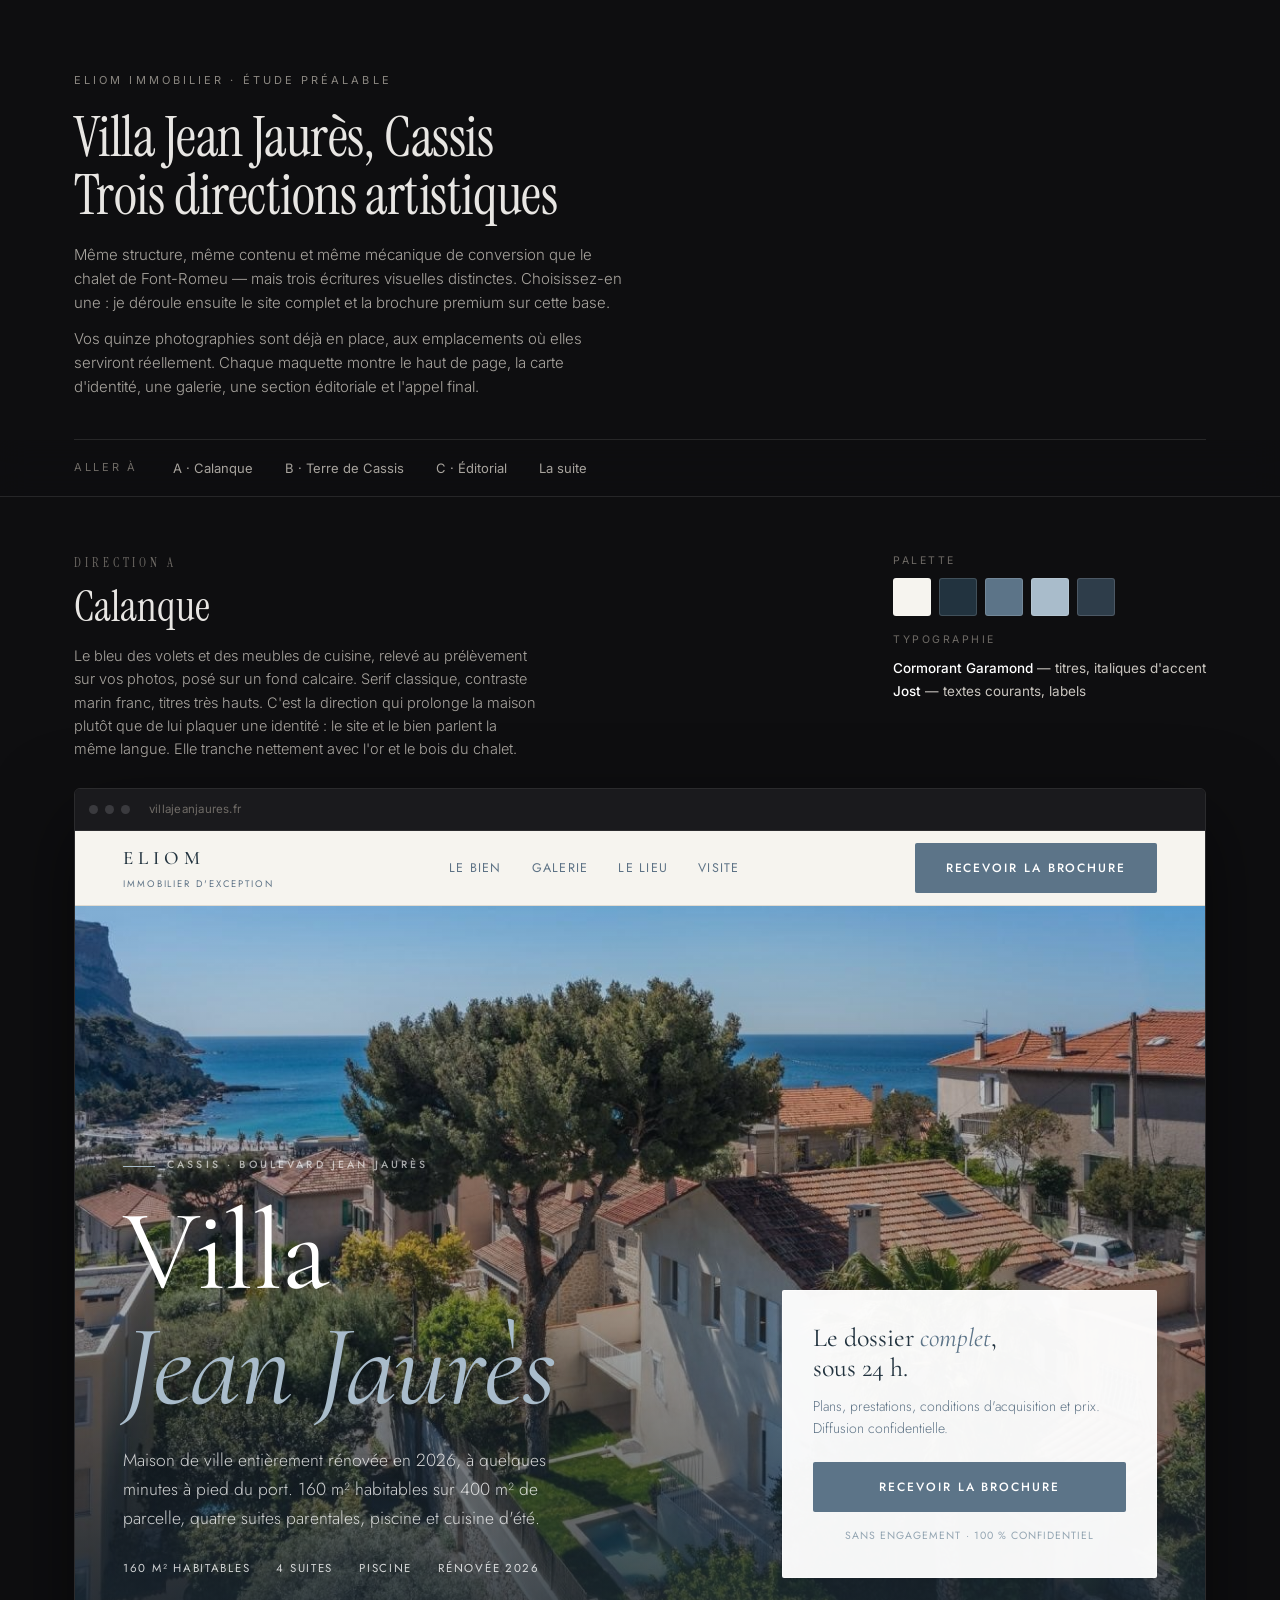
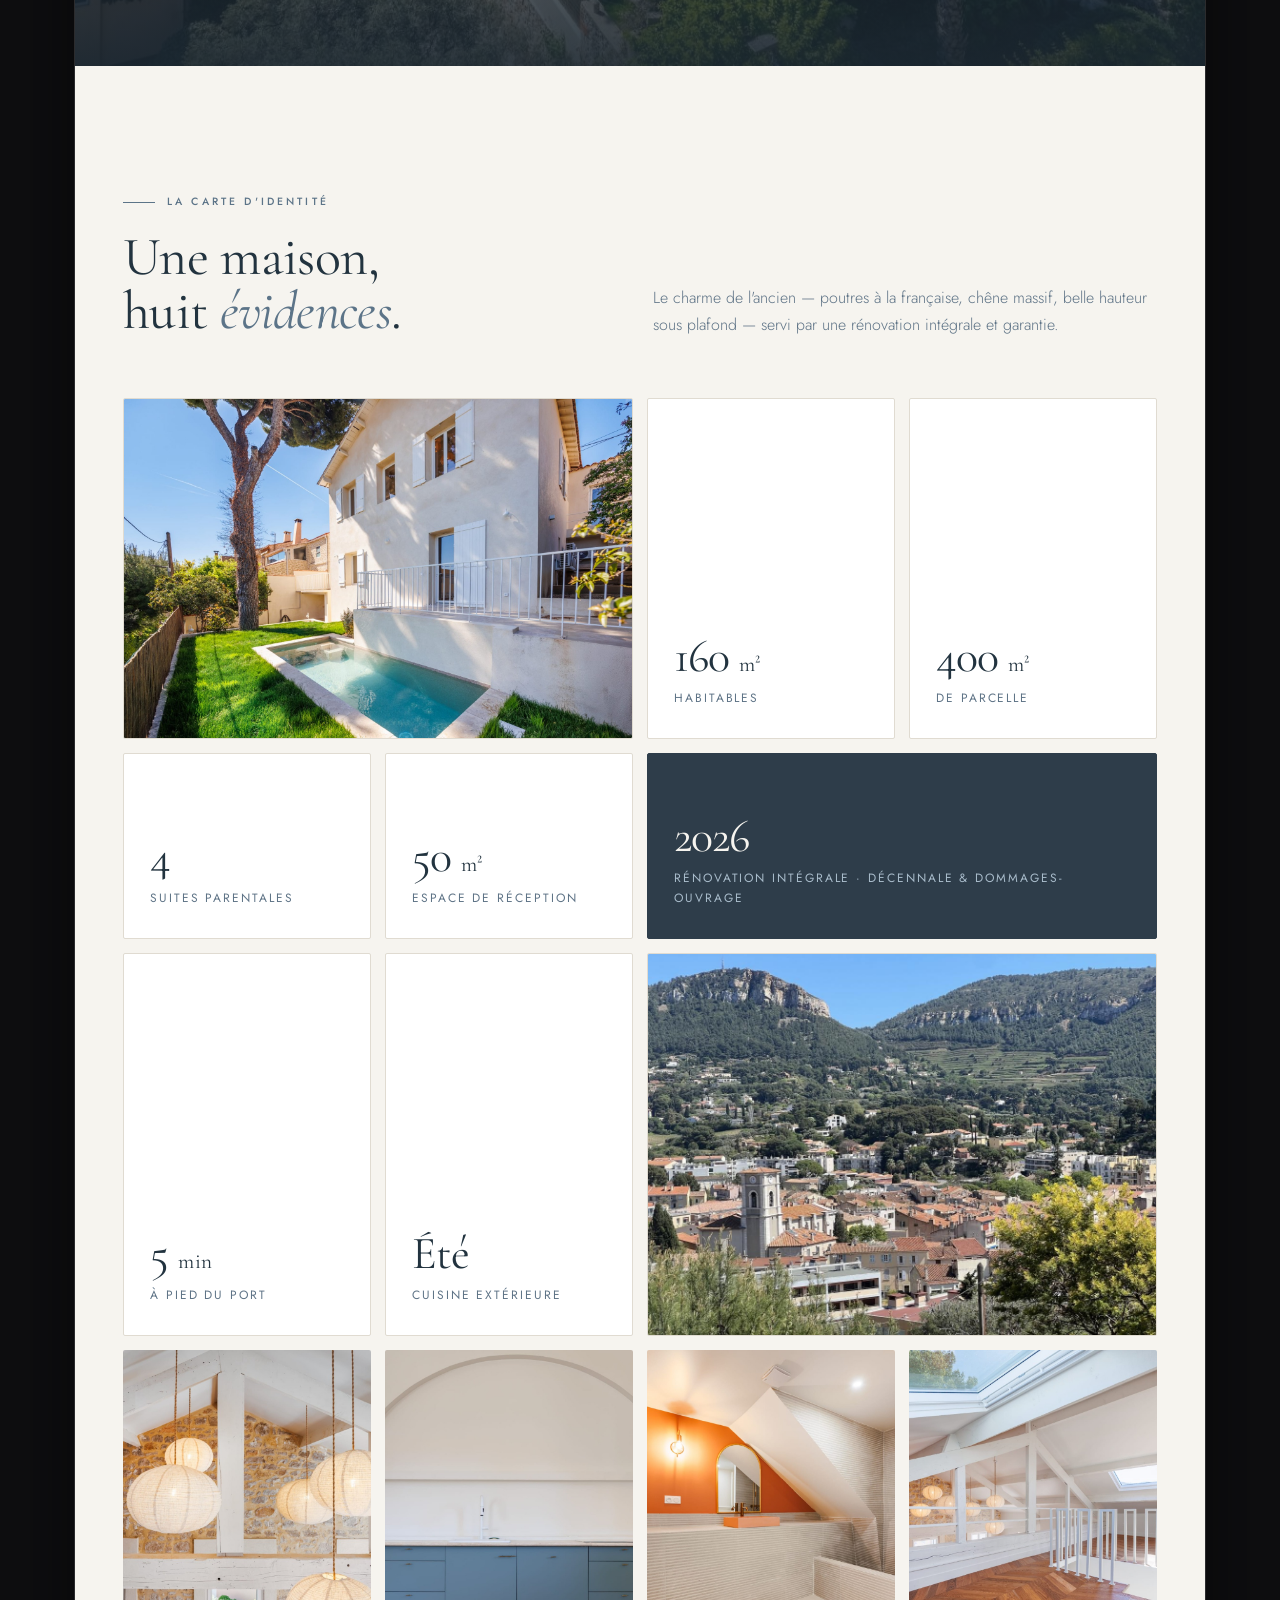
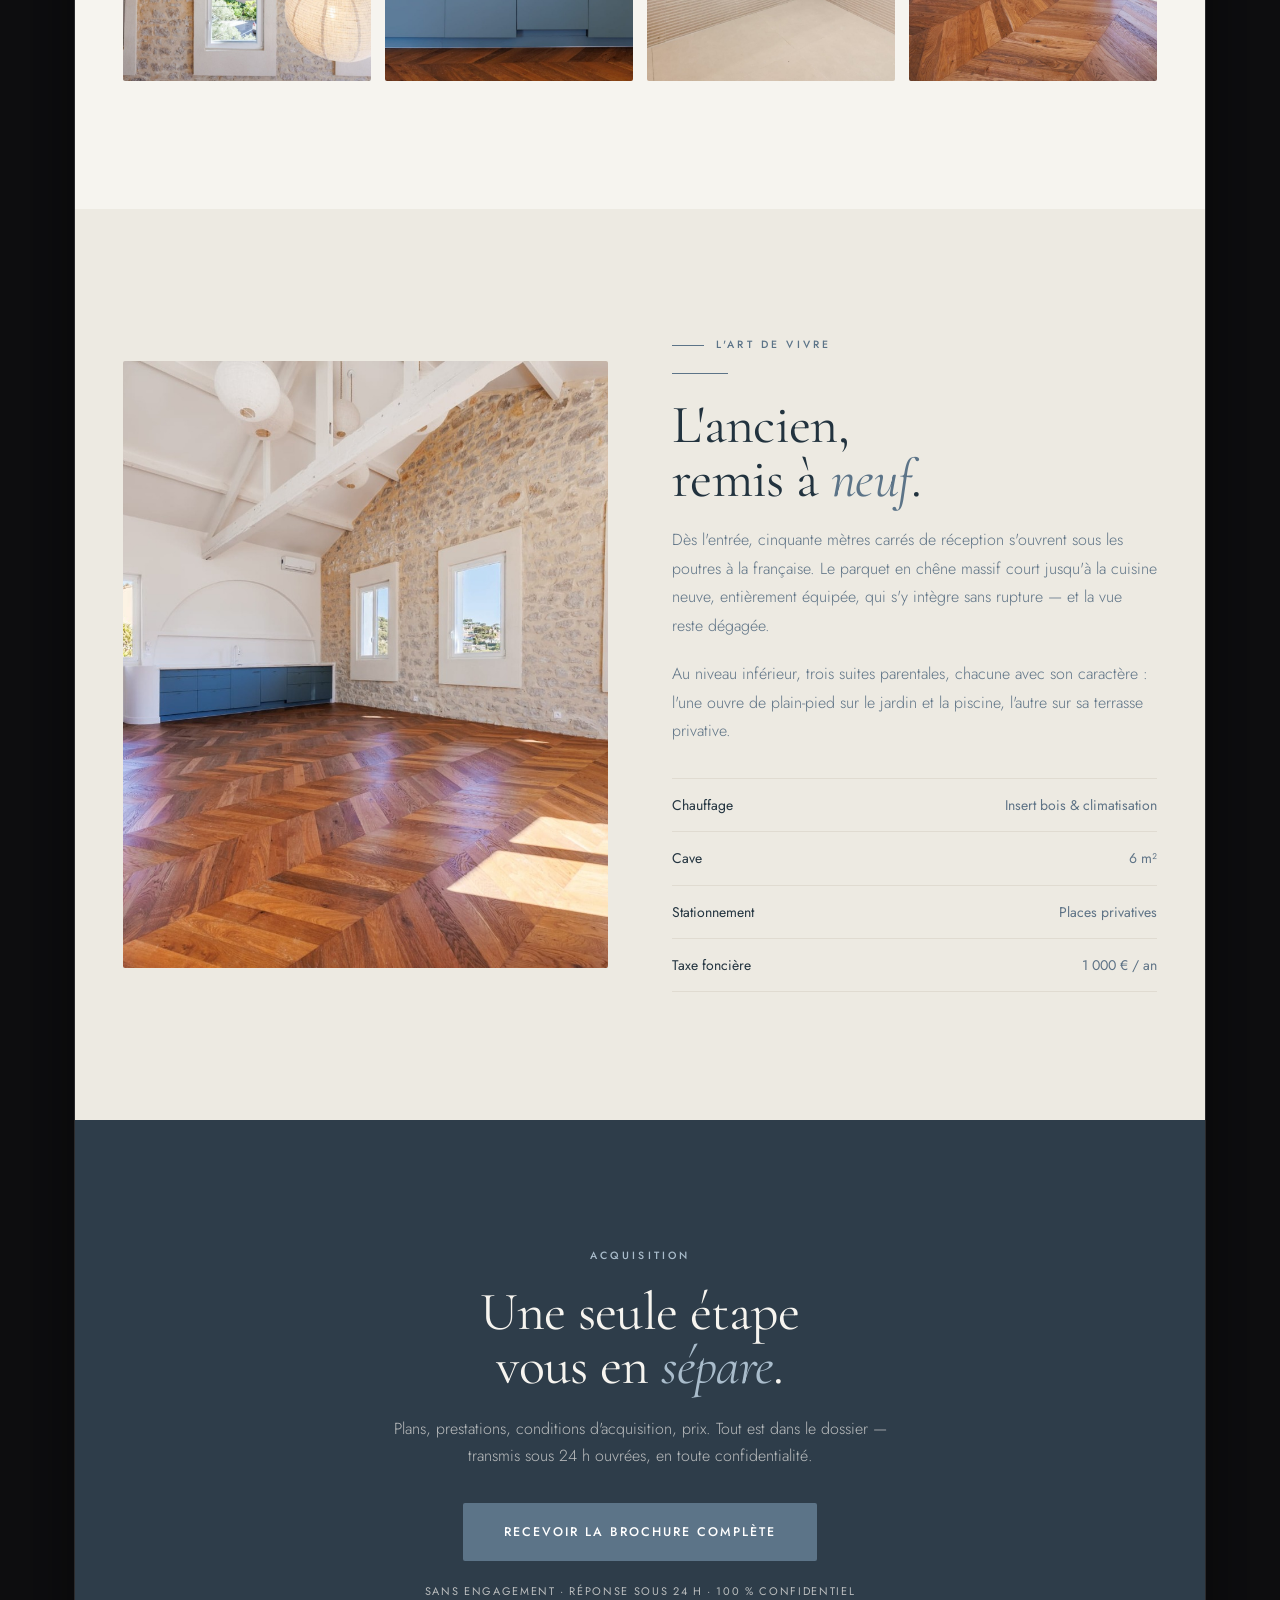
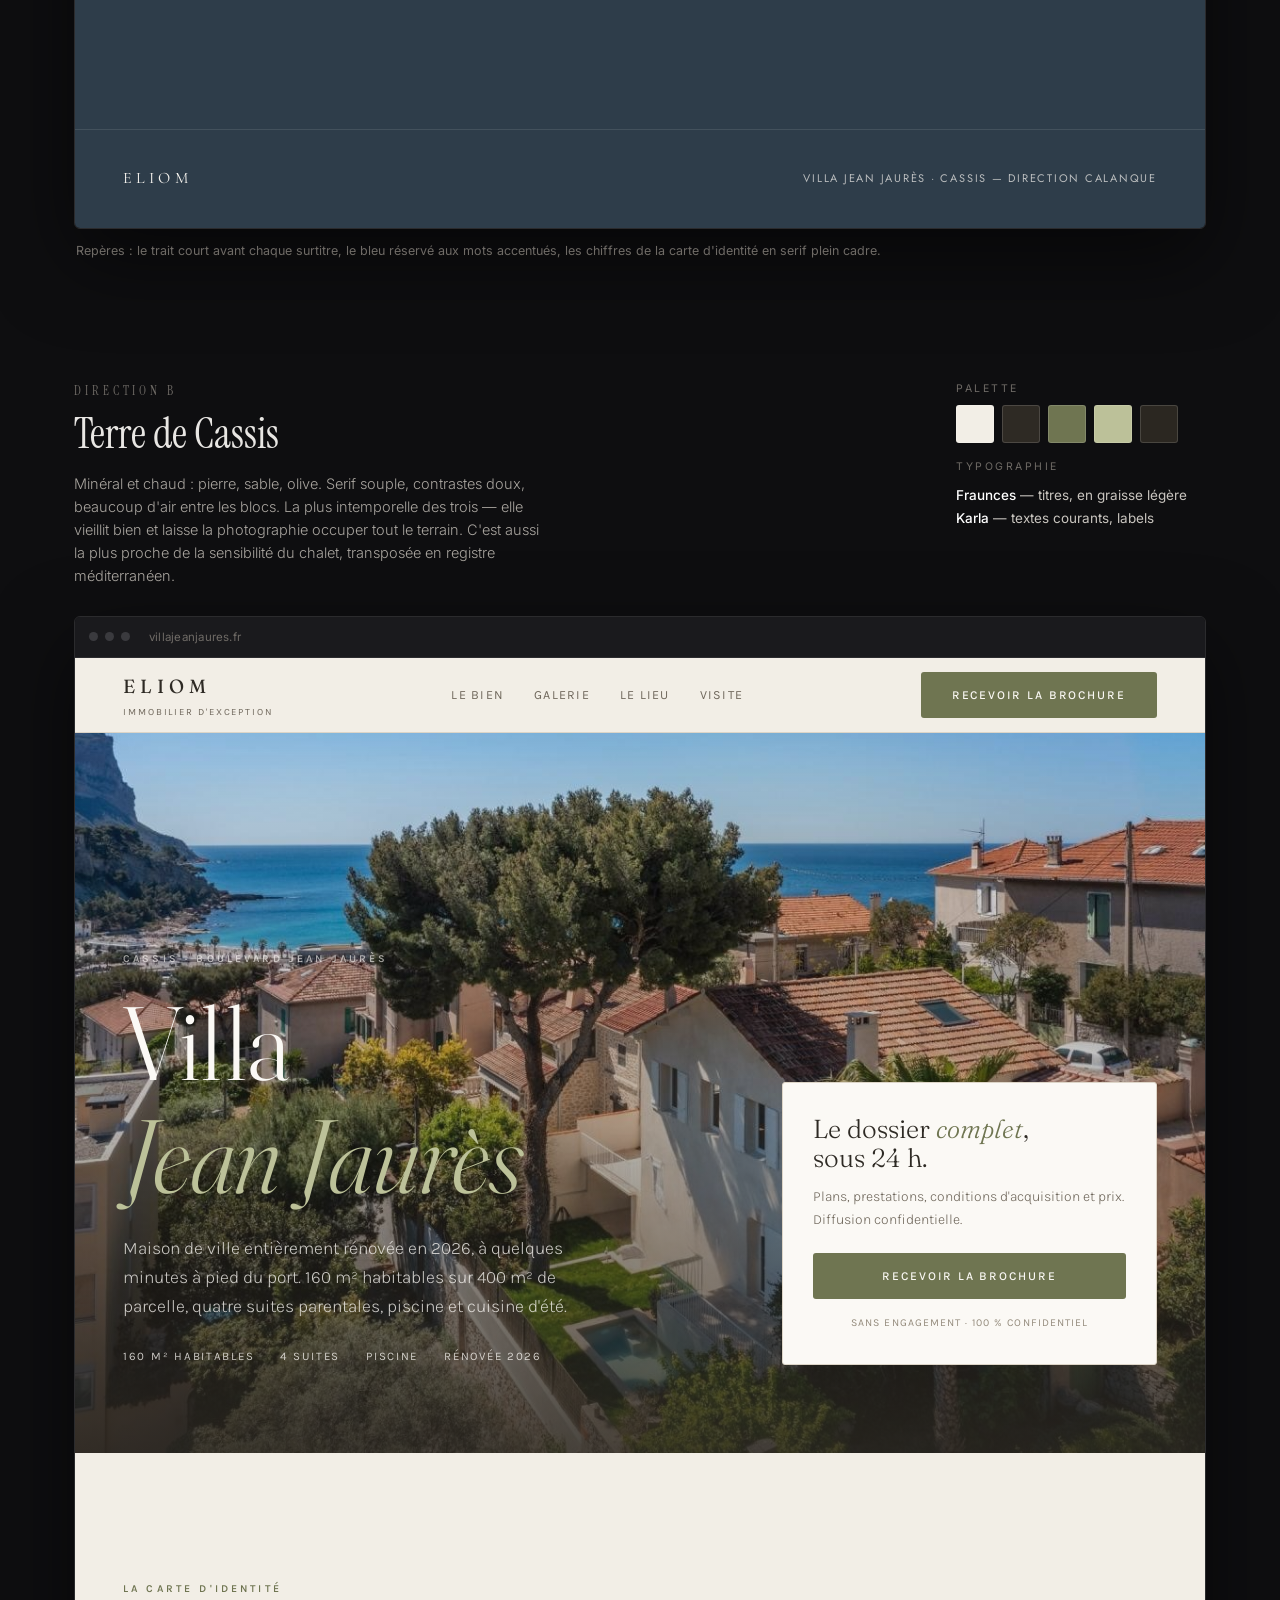
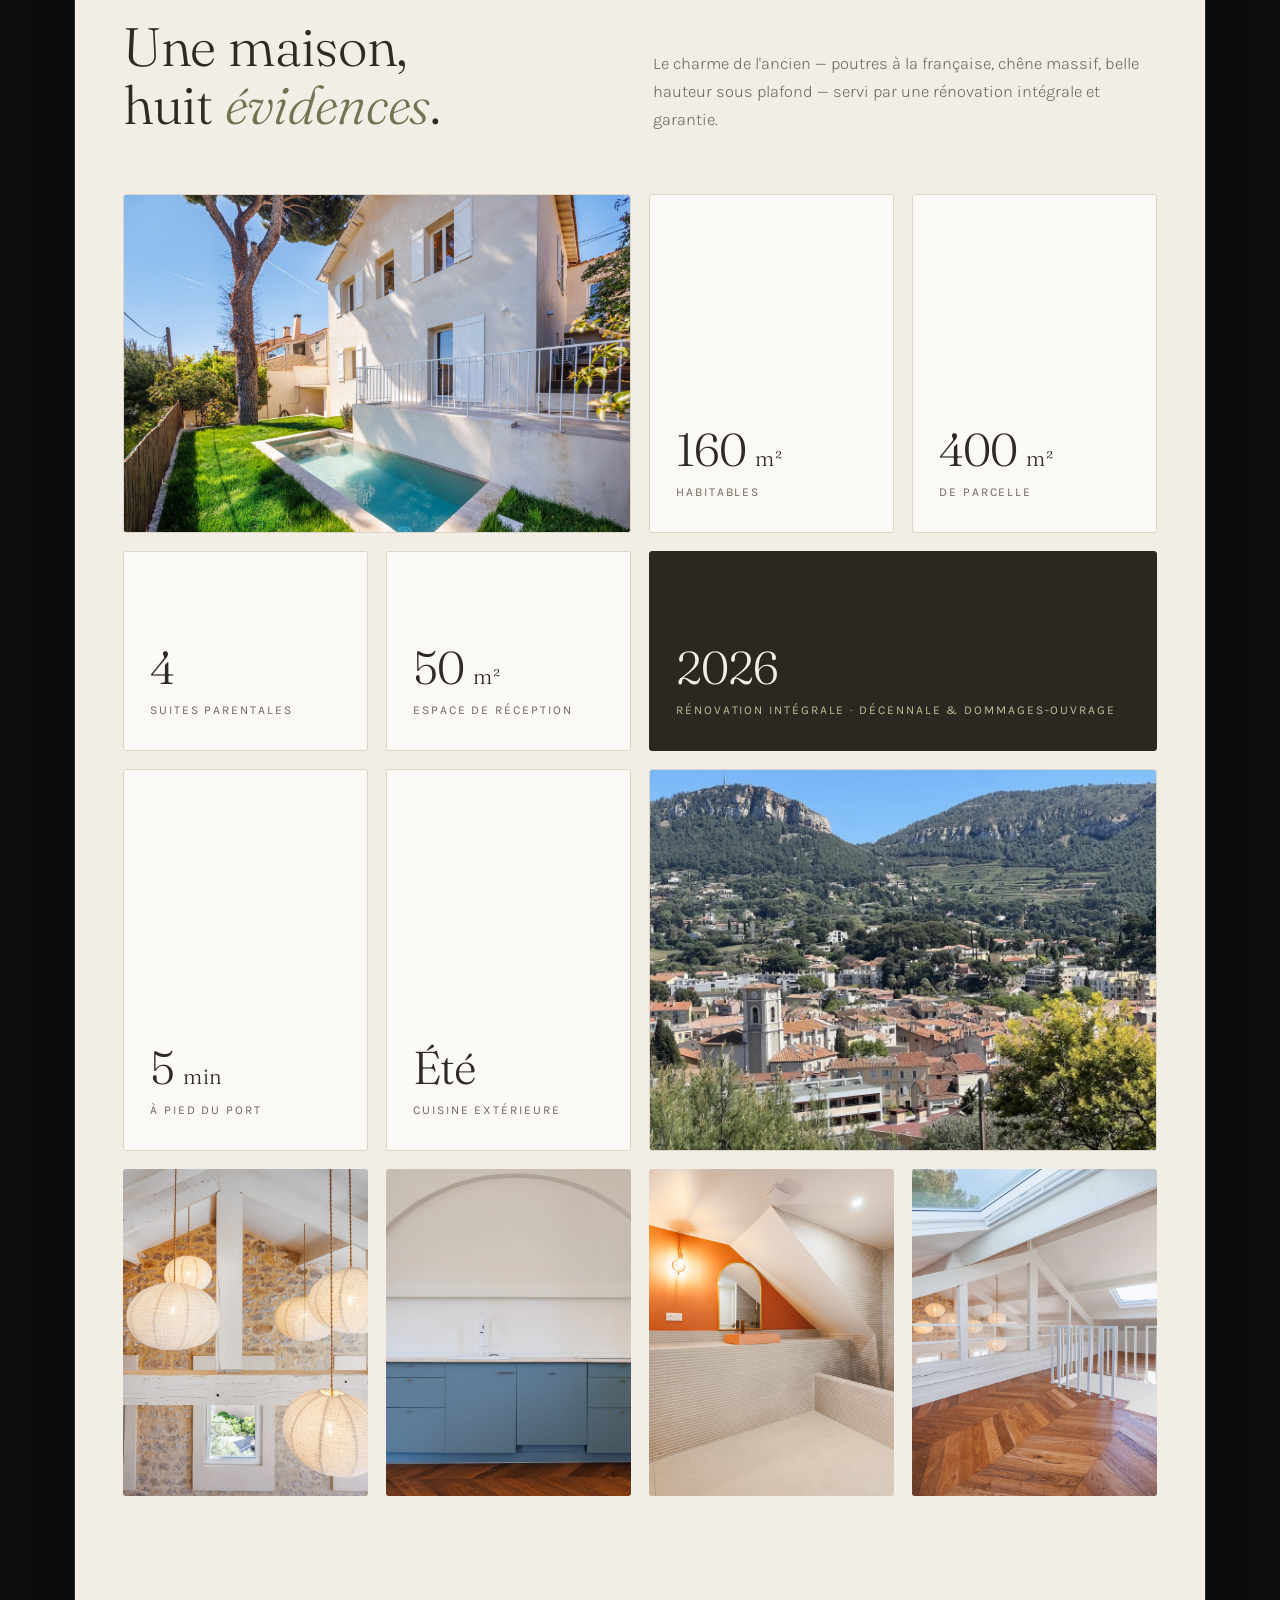
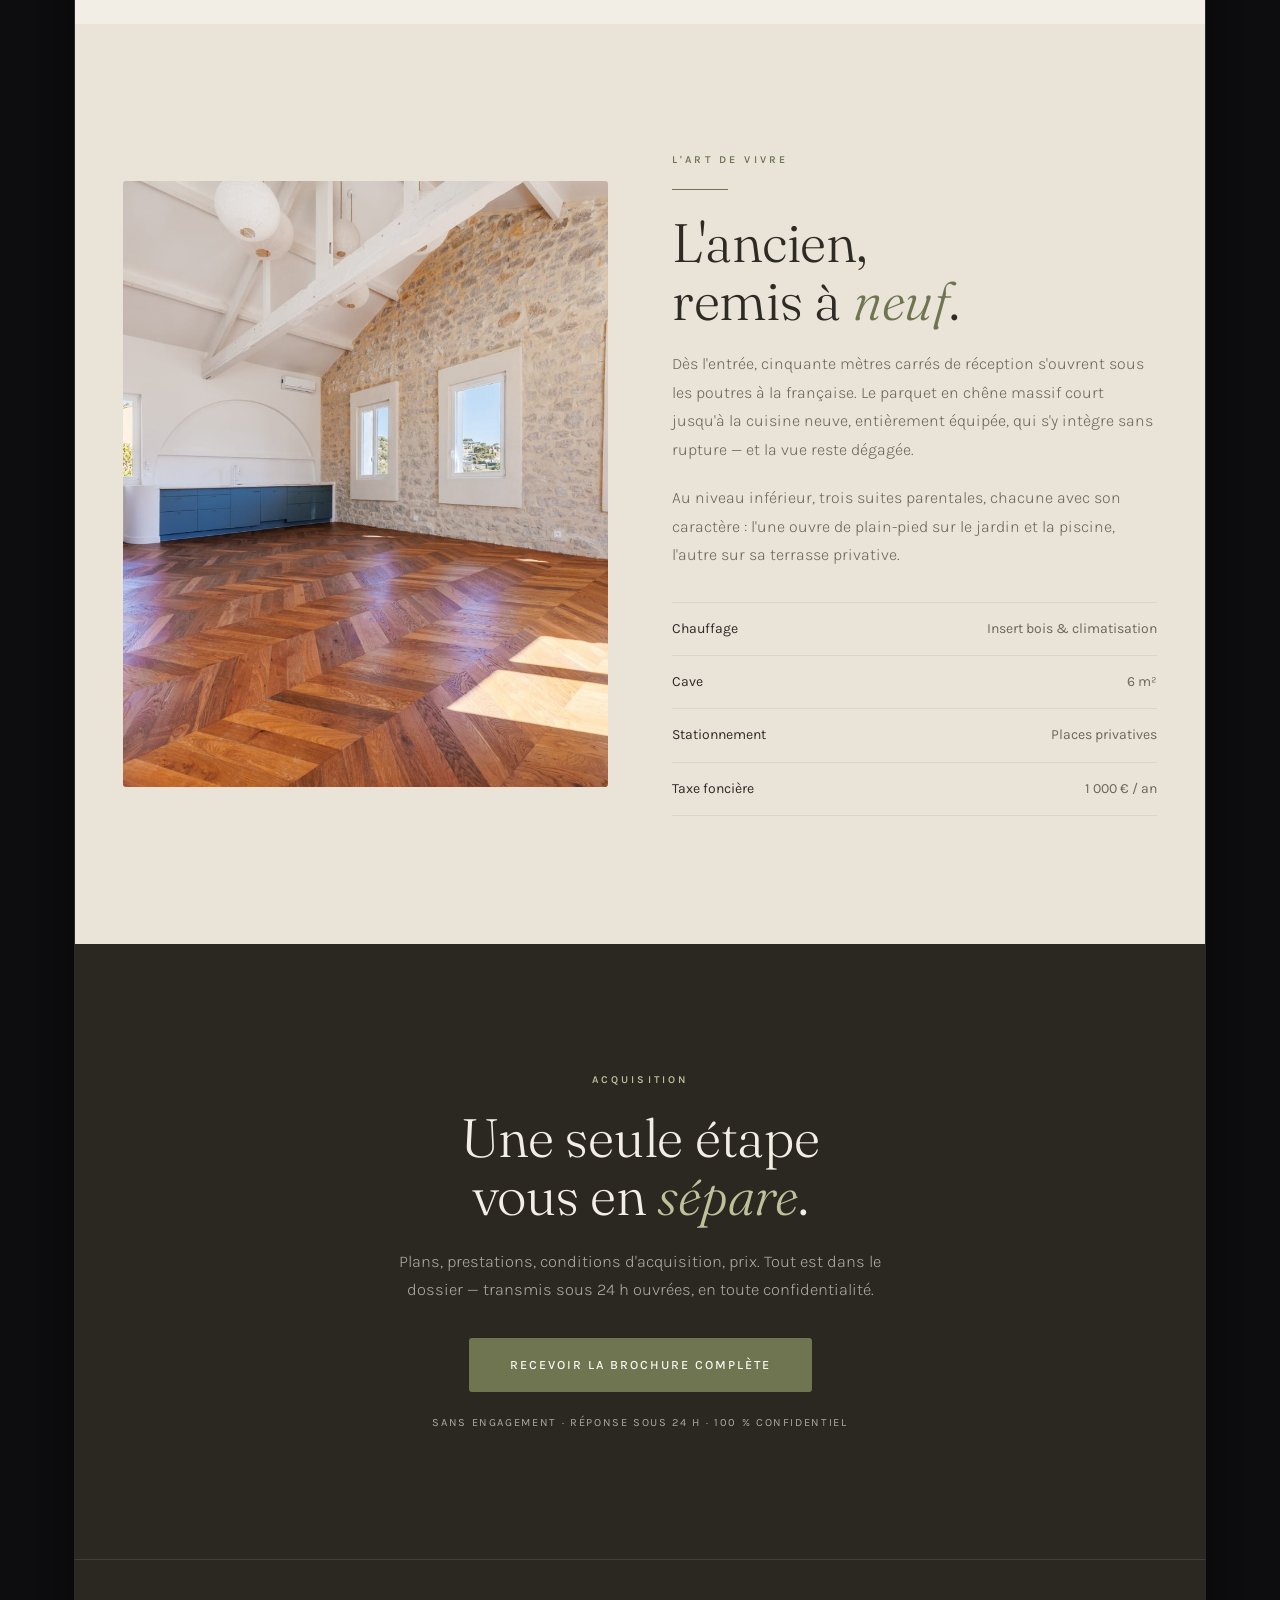
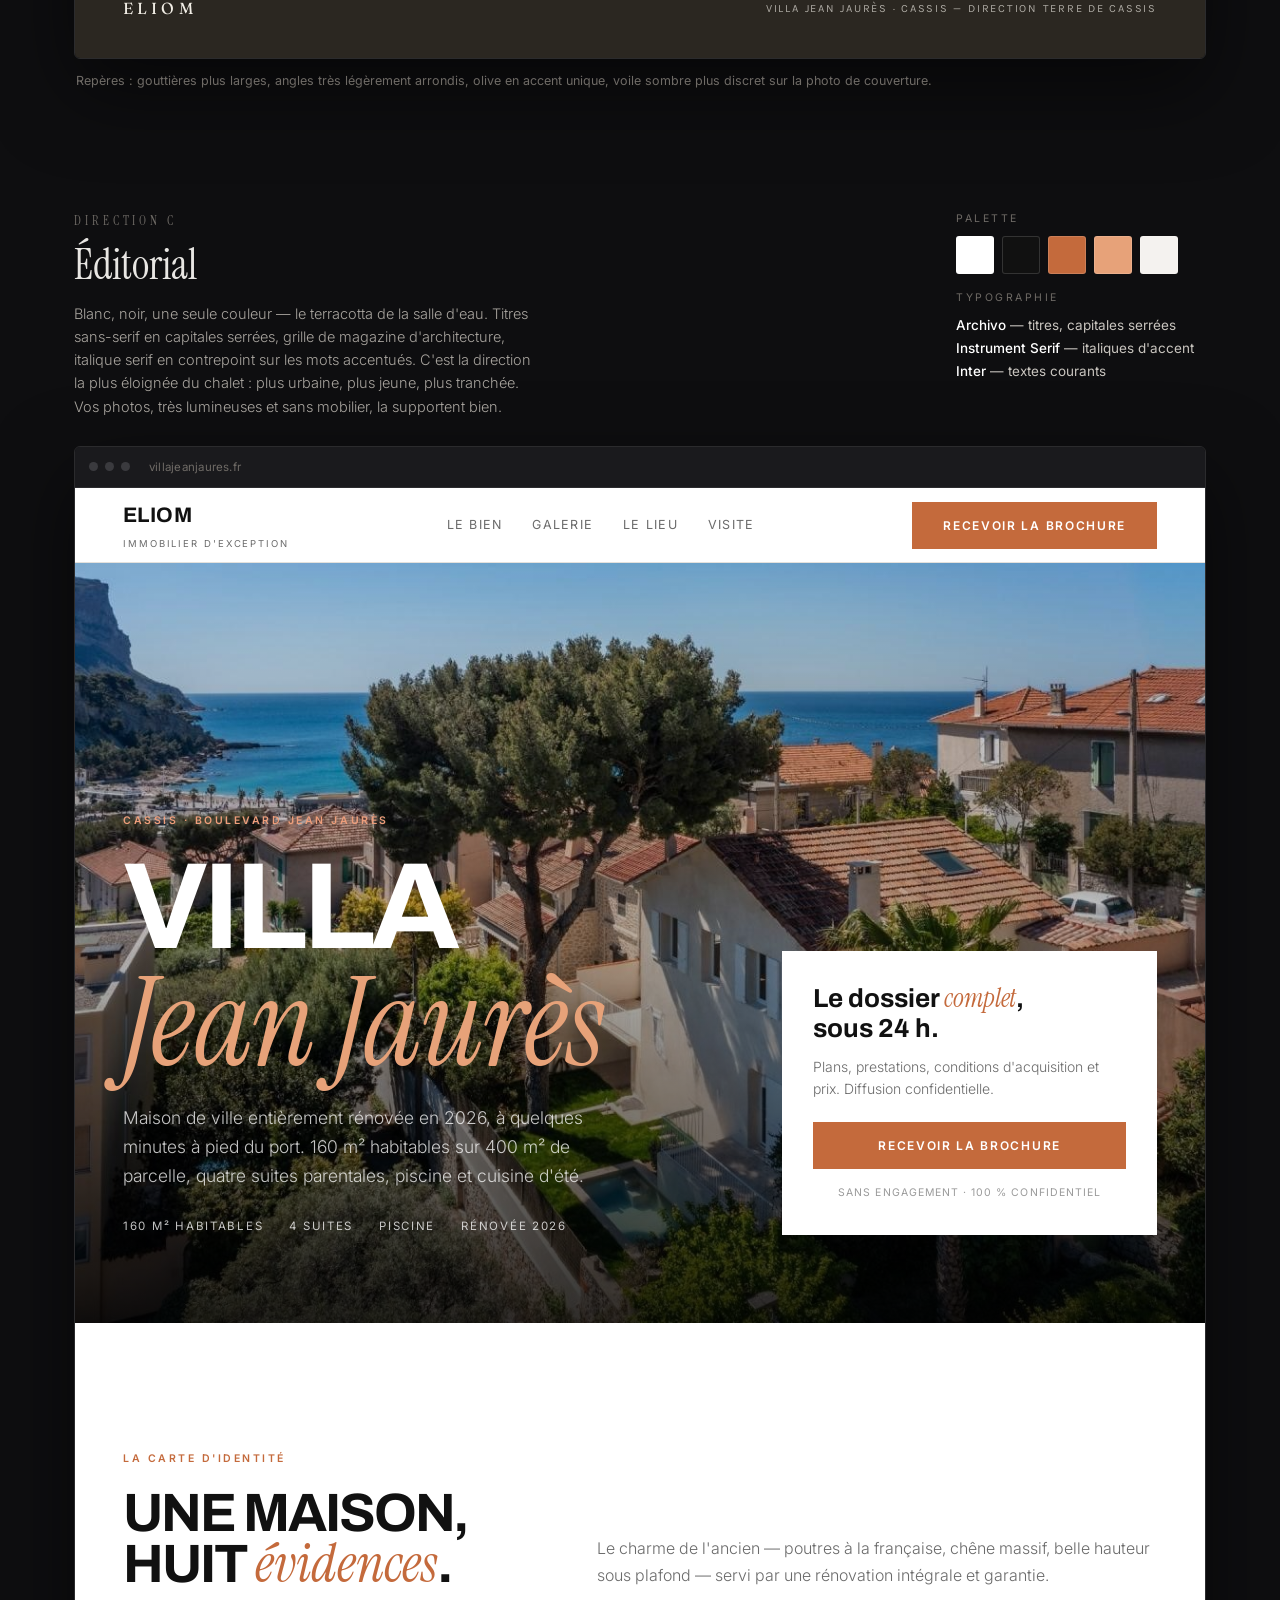
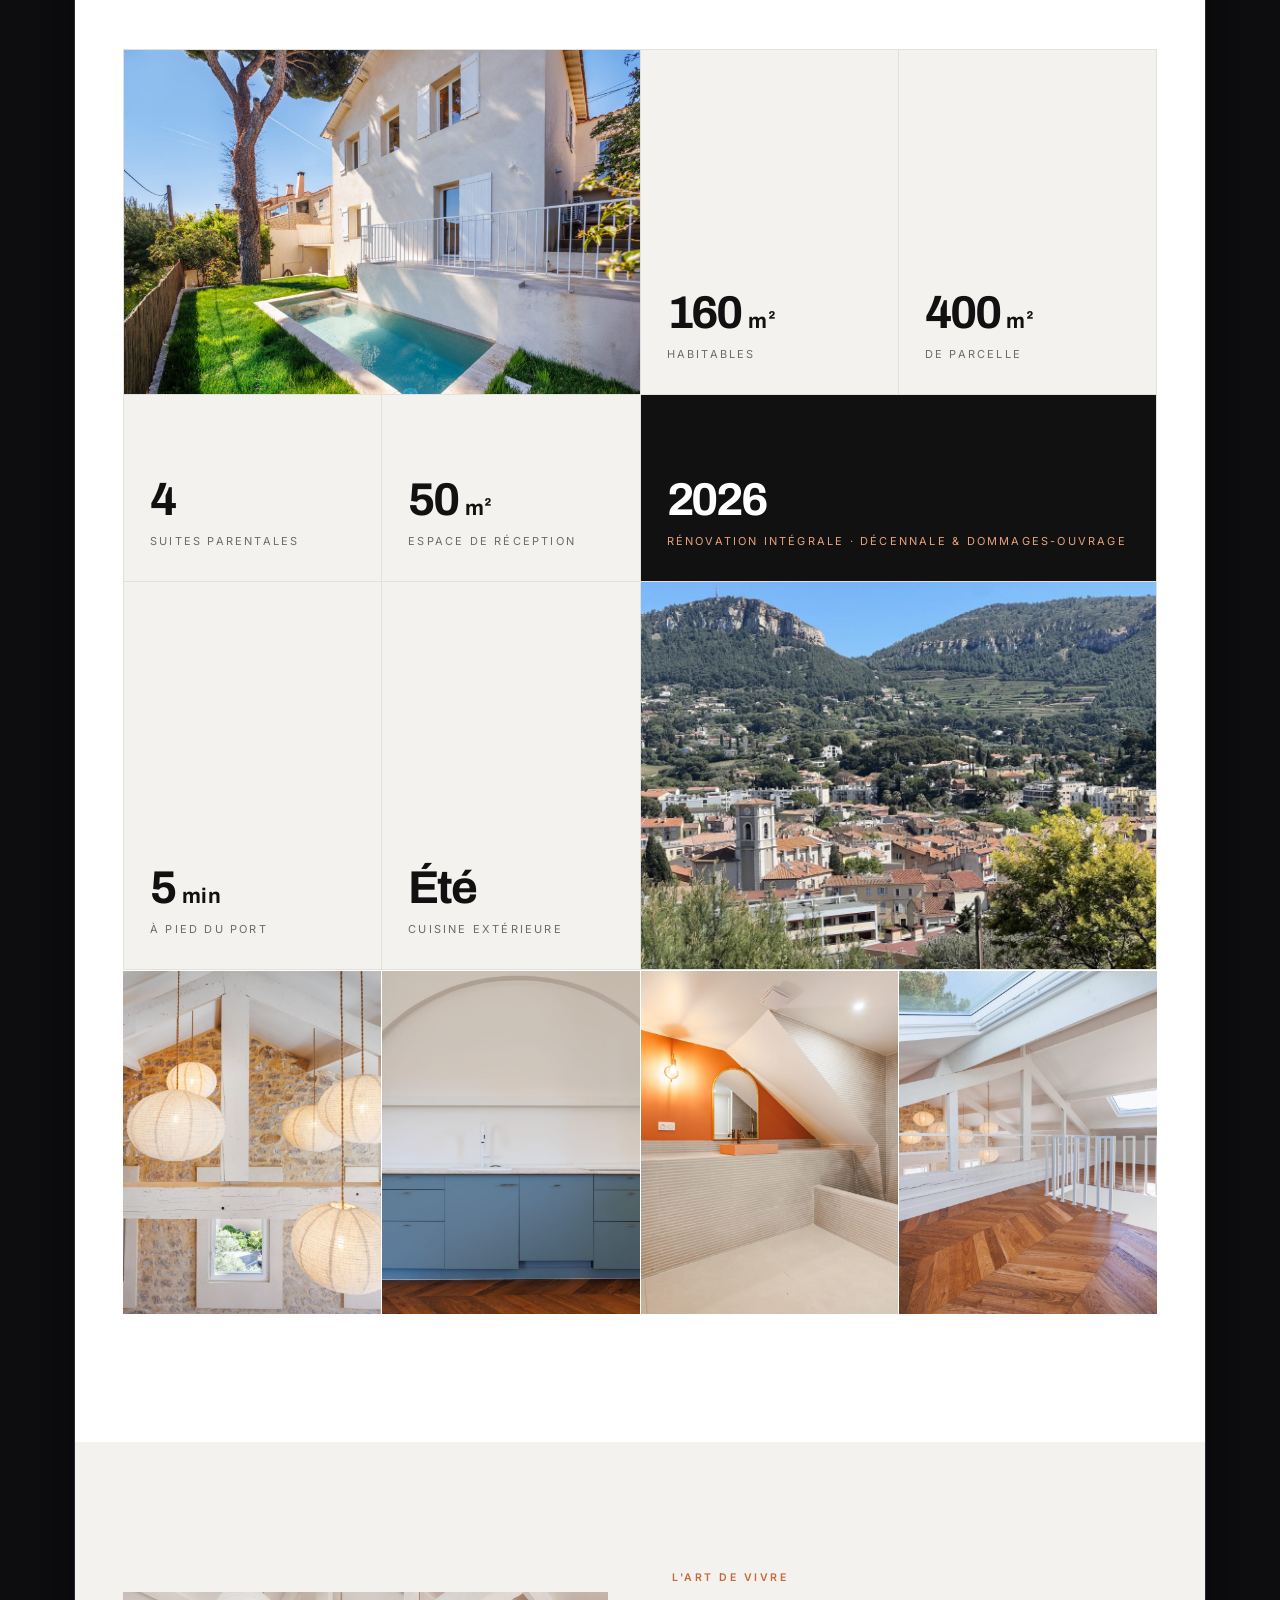
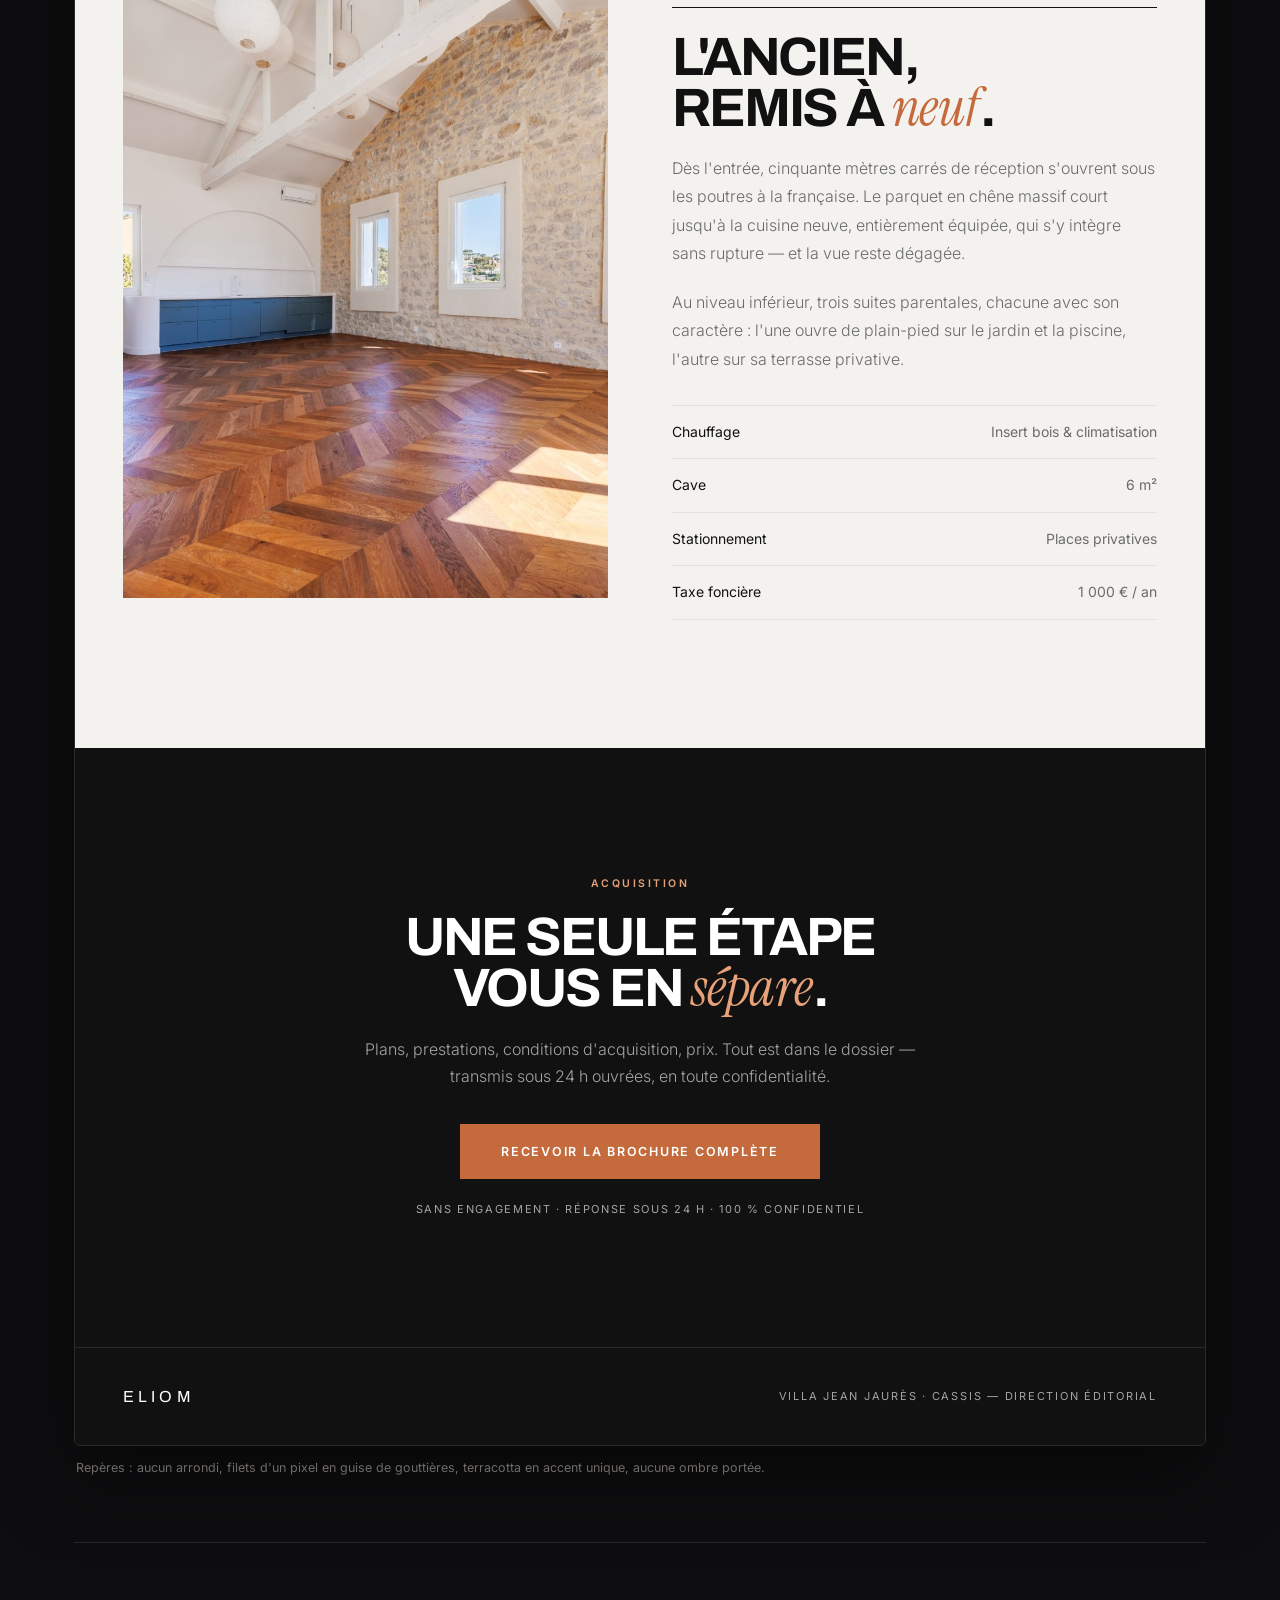
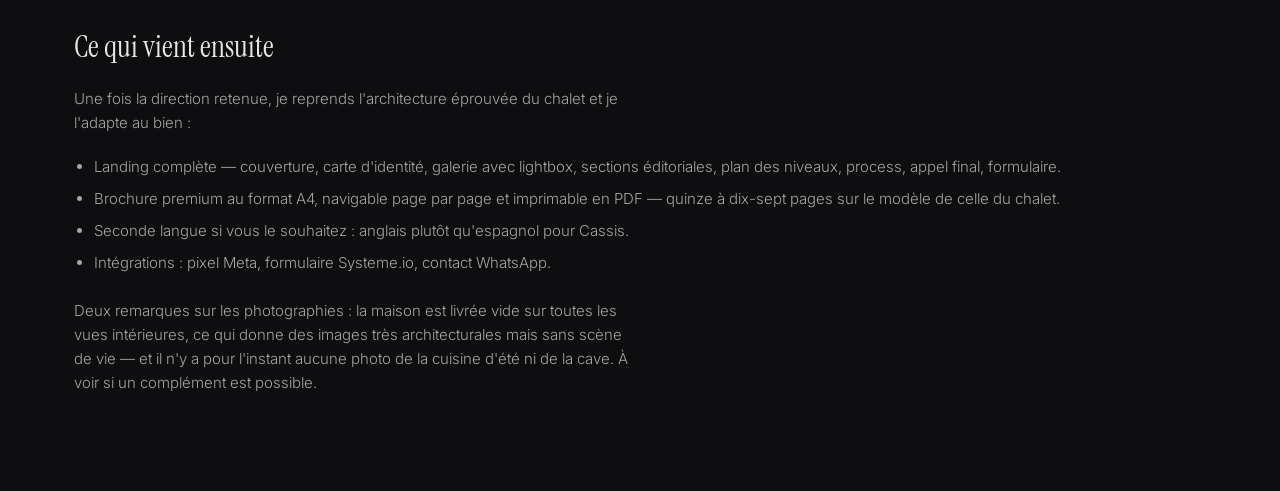
<file: direction-artistique/index.html>
<!DOCTYPE html>
<html lang="fr">
<head>
<meta charset="UTF-8" />
<meta name="viewport" content="width=device-width, initial-scale=1.0" />
<meta name="robots" content="noindex, nofollow" />
<title>Villa Jean Jaurès · Cassis — Trois directions artistiques</title>
<link rel="preconnect" href="https://fonts.googleapis.com" />
<link rel="preconnect" href="https://fonts.gstatic.com" crossorigin />
<link href="https://fonts.googleapis.com/css2?family=Cormorant+Garamond:ital,wght@0,300;0,400;0,500;0,600;1,300;1,400&family=Jost:wght@200;300;400;500&family=Fraunces:ital,opsz,wght@0,9..144,300;0,9..144,400;0,9..144,500;1,9..144,300;1,9..144,400&family=Karla:wght@300;400;500;600&family=Archivo:wght@400;500;600;700;800&family=Instrument+Serif:ital@0;1&family=Inter:wght@300;400;500&display=swap" rel="stylesheet" />
<style>
/* =====================================================================
   PAGE DE COMPARAISON — chrome neutre autour des 3 maquettes
   ===================================================================== */
*{box-sizing:border-box;margin:0;padding:0}
html{scroll-behavior:smooth}
body{background:#0e0e10;color:#e8e6e3;font-family:'Inter',system-ui,sans-serif;font-size:15px;line-height:1.6;-webkit-font-smoothing:antialiased}
img{max-width:100%}
a{color:inherit}

.chrome{max-width:1180px;margin:0 auto;padding:0 24px}

.masthead{padding:72px 0 40px;border-bottom:1px solid rgba(255,255,255,.1)}
.masthead__kicker{font-size:11px;letter-spacing:.28em;text-transform:uppercase;color:#8b8781;margin-bottom:18px}
.masthead h1{font-family:'Instrument Serif',serif;font-size:clamp(34px,5vw,56px);font-weight:400;line-height:1.05;letter-spacing:-.01em;margin-bottom:18px}
.masthead p{max-width:62ch;color:#a8a49e;font-weight:300}
.masthead p + p{margin-top:12px}

.jump{position:sticky;top:0;z-index:60;background:rgba(14,14,16,.88);backdrop-filter:blur(14px);border-bottom:1px solid rgba(255,255,255,.1)}
.jump__inner{max-width:1180px;margin:0 auto;padding:0 24px;display:flex;gap:4px;align-items:center;height:56px;overflow-x:auto;scrollbar-width:none}
.jump__inner::-webkit-scrollbar{display:none}
.jump__label{font-size:11px;letter-spacing:.24em;text-transform:uppercase;color:#6f6b66;margin-right:18px;white-space:nowrap}
.jump a{font-size:13px;text-decoration:none;padding:7px 14px;border-radius:100px;color:#a8a49e;white-space:nowrap;transition:background .2s,color .2s}
.jump a:hover{background:rgba(255,255,255,.08);color:#fff}

.spec{padding:56px 0 28px}
.spec__row{display:flex;flex-wrap:wrap;gap:32px;align-items:flex-start;justify-content:space-between}
.spec__id{font-family:'Instrument Serif',serif;font-size:13px;letter-spacing:.3em;text-transform:uppercase;color:#6f6b66;margin-bottom:10px}
.spec h2{font-family:'Instrument Serif',serif;font-size:clamp(28px,4vw,42px);font-weight:400;line-height:1.1;margin-bottom:14px}
.spec__why{max-width:52ch;color:#a8a49e;font-weight:300;font-size:14.5px}
.spec__meta{display:flex;flex-direction:column;gap:16px;min-width:250px}
.spec__meta-title{font-size:10.5px;letter-spacing:.24em;text-transform:uppercase;color:#6f6b66;margin-bottom:8px}
.swatches{display:flex;gap:8px}
.sw{width:38px;height:38px;border-radius:3px;border:1px solid rgba(255,255,255,.14)}
.spec__type{font-size:13.5px;color:#c9c5bf;line-height:1.7}
.spec__type b{font-weight:500;color:#fff}

.frame{border:1px solid rgba(255,255,255,.12);border-radius:6px;overflow:hidden;margin-bottom:12px;box-shadow:0 30px 80px rgba(0,0,0,.5)}
.frame__bar{display:flex;align-items:center;gap:7px;padding:11px 14px;background:#1a1a1d;border-bottom:1px solid rgba(255,255,255,.08)}
.frame__dot{width:9px;height:9px;border-radius:50%;background:#3a3a3e}
.frame__url{margin-left:12px;font-size:11.5px;color:#6f6b66;letter-spacing:.02em}
.frame__note{font-size:12.5px;color:#6f6b66;margin-bottom:64px;padding-left:2px}

.outro{padding:80px 0 96px;border-top:1px solid rgba(255,255,255,.1);margin-top:40px}
.outro h2{font-family:'Instrument Serif',serif;font-size:30px;font-weight:400;margin-bottom:16px}
.outro p{max-width:62ch;color:#a8a49e;font-weight:300}
.outro ul{margin:20px 0 0;padding-left:20px;color:#a8a49e;font-weight:300}
.outro li{margin-bottom:8px}

/* =====================================================================
   BASE COMMUNE AUX 3 MAQUETTES
   Même structure, même copy — seuls les tokens et quelques
   traitements changent d'une direction a l'autre.
   ===================================================================== */
.mock{--container:1200px}
.mock *{box-sizing:border-box}
.mock .wrap{max-width:var(--container);margin:0 auto;padding:0 clamp(20px,4vw,48px)}

/* --- photographies --- */
.shot{position:relative;overflow:hidden;background:#ddd7cd;display:block}
.shot img{width:100%;height:100%;object-fit:cover;display:block}
.shot--tall img{aspect-ratio:4/5}
.shot--wide img{aspect-ratio:16/10}

/* --- NAV --- */
.mock .nav{background:var(--m-bg);border-bottom:1px solid var(--m-border)}
.mock .nav__in{max-width:var(--container);margin:0 auto;padding:0 clamp(20px,4vw,48px);height:74px;display:flex;align-items:center;justify-content:space-between;gap:24px}
.mock .brand{display:flex;flex-direction:column;gap:3px;text-decoration:none}
.mock .brand__mark{font-family:var(--m-display);font-size:19px;letter-spacing:.26em;color:var(--m-fg);font-weight:var(--m-brand-w,500)}
.mock .brand__sub{font-family:var(--m-sans);font-size:9.5px;letter-spacing:.2em;text-transform:uppercase;color:var(--m-muted)}
.mock .nav__links{display:flex;gap:30px}
.mock .nav__links a{font-family:var(--m-sans);font-size:12.5px;letter-spacing:.1em;text-transform:uppercase;color:var(--m-muted);text-decoration:none}
.mock .nav__links a:hover{color:var(--m-accent)}
@media(max-width:880px){.mock .nav__links{display:none}}

/* --- BOUTONS --- */
.mock .btn{display:inline-flex;align-items:center;justify-content:center;gap:9px;font-family:var(--m-sans);font-size:12px;letter-spacing:.16em;text-transform:uppercase;font-weight:500;padding:15px 30px;border:1px solid transparent;border-radius:var(--m-radius,2px);cursor:pointer;text-decoration:none;transition:all .25s}
.mock .btn--primary{background:var(--m-accent);color:var(--m-on-accent)}
.mock .btn--primary:hover{filter:brightness(1.12)}
.mock .btn--ghost{background:transparent;color:var(--m-fg);border-color:var(--m-border-strong)}
.mock .btn--light{background:var(--m-bg);color:var(--m-fg)}
.mock .btn--lg{padding:19px 40px;font-size:12.5px}

/* --- HERO --- */
.mock .hero{position:relative;min-height:min(760px,88vh);display:flex;align-items:flex-end;background:var(--m-hero-bg)}
.mock .hero__media{position:absolute;inset:0}
.mock .hero__media .ph{width:100%;height:100%}
.mock .hero__scrim{position:absolute;inset:0;background:var(--m-hero-scrim)}
.mock .hero__in{position:relative;width:100%;max-width:var(--container);margin:0 auto;padding:0 clamp(20px,4vw,48px) clamp(48px,7vw,88px);display:grid;grid-template-columns:1.35fr .85fr;gap:clamp(28px,5vw,72px);align-items:end}
@media(max-width:960px){.mock .hero__in{grid-template-columns:1fr;padding-bottom:44px}}
.mock .eyebrow{font-family:var(--m-sans);font-size:10.5px;letter-spacing:.3em;text-transform:uppercase;color:var(--m-eyebrow);margin-bottom:20px;font-weight:500}
.mock .hero__title{font-family:var(--m-display);font-weight:var(--m-h-weight,400);font-size:clamp(46px,8.2vw,104px);line-height:var(--m-h-lh,.98);letter-spacing:var(--m-h-ls,-.015em);color:var(--m-hero-fg);margin-bottom:22px}
.mock .hero__title em{font-style:italic;color:var(--m-accent-light);font-weight:inherit}
.mock .hero__lede{font-family:var(--m-sans);font-size:clamp(15px,1.5vw,17.5px);font-weight:300;line-height:1.65;color:var(--m-hero-muted);max-width:46ch}
.mock .hero__facts{display:flex;flex-wrap:wrap;gap:10px 26px;margin-top:26px}
.mock .hero__fact{font-family:var(--m-sans);font-size:11.5px;letter-spacing:.15em;text-transform:uppercase;color:var(--m-hero-muted)}
.mock .hero__card{background:var(--m-card-bg);border:1px solid var(--m-card-border);border-radius:var(--m-radius,2px);padding:32px 30px}
.mock .hero__card-t{font-family:var(--m-display);font-size:26px;font-weight:var(--m-h-weight,400);line-height:1.15;color:var(--m-fg);margin-bottom:12px}
.mock .hero__card-t em{font-style:italic;color:var(--m-accent)}
.mock .hero__card-p{font-family:var(--m-sans);font-size:14px;font-weight:300;color:var(--m-muted);margin-bottom:22px}
.mock .hero__card .btn{width:100%}
.mock .hero__card-note{font-family:var(--m-sans);font-size:10.5px;letter-spacing:.1em;text-transform:uppercase;color:var(--m-soft);margin-top:16px;text-align:center}

/* --- TITRES DE SECTION --- */
.mock .sect .eyebrow{color:var(--m-accent)}
.mock .sect--dark .eyebrow{color:var(--m-accent-light)}
.mock .sect{background:var(--m-bg);padding:clamp(72px,10vw,128px) 0}
.mock .sect--alt{background:var(--m-bg-alt)}
.mock .sect--dark{background:var(--m-dark)}
.mock .s-title{font-family:var(--m-display);font-weight:var(--m-h-weight,400);font-size:clamp(30px,4.4vw,54px);line-height:var(--m-h-lh,1.06);letter-spacing:var(--m-h-ls,-.01em);color:var(--m-fg)}
.mock .s-title em{font-style:italic;color:var(--m-accent);font-weight:inherit}
.mock .s-title--light{color:var(--m-on-dark)}
.mock .s-title--light em{color:var(--m-accent-light)}
.mock .s-lede{font-family:var(--m-sans);font-size:16px;font-weight:300;line-height:1.7;color:var(--m-muted);max-width:56ch;margin-top:20px}
.mock .s-head{display:flex;flex-wrap:wrap;justify-content:space-between;align-items:flex-end;gap:24px;margin-bottom:clamp(36px,5vw,60px)}
.mock .rule{width:56px;height:1px;background:var(--m-accent);margin-bottom:24px}

/* --- BENTO --- */
.mock .bento{display:grid;grid-template-columns:repeat(4,1fr);gap:var(--m-gap,14px)}
@media(max-width:1000px){.mock .bento{grid-template-columns:repeat(2,1fr)}}
@media(max-width:560px){.mock .bento{grid-template-columns:1fr}}
.mock .tile{background:var(--m-surface);border:1px solid var(--m-border);border-radius:var(--m-radius,2px);padding:30px 26px;display:flex;flex-direction:column;justify-content:flex-end;min-height:186px}
.mock .tile--wide{grid-column:span 2}
@media(max-width:560px){.mock .tile--wide{grid-column:span 1}}
.mock .tile--photo{padding:0;overflow:hidden;min-height:250px}
.mock .tile--photo .ph{width:100%;height:100%;min-height:250px}
.mock .tile--dark{background:var(--m-dark);border-color:var(--m-dark)}
.mock .tile__k{font-family:var(--m-display);font-size:clamp(34px,3.6vw,46px);font-weight:var(--m-h-weight,400);line-height:1;letter-spacing:-.02em;color:var(--m-fg);margin-bottom:10px}
.mock .tile__k span{font-size:.46em;letter-spacing:.02em}
.mock .tile__l{font-family:var(--m-sans);font-size:12px;letter-spacing:.16em;text-transform:uppercase;color:var(--m-muted)}
.mock .tile--dark .tile__k{color:var(--m-on-dark)}
.mock .tile--dark .tile__l{color:var(--m-accent-light)}

/* --- STORY --- */
.mock .story{display:grid;grid-template-columns:1fr 1fr;gap:clamp(32px,5vw,72px);align-items:center}
@media(max-width:900px){.mock .story{grid-template-columns:1fr}}
.mock .story__media .ph{width:100%;aspect-ratio:4/5;border-radius:var(--m-radius,2px)}
.mock .story__body p{font-family:var(--m-sans);font-size:16px;font-weight:300;line-height:1.78;color:var(--m-muted);margin-top:20px}
.mock .story__list{list-style:none;margin-top:32px;border-top:1px solid var(--m-border)}
.mock .story__list li{font-family:var(--m-sans);font-size:14px;color:var(--m-fg);padding:15px 0;border-bottom:1px solid var(--m-border);display:flex;justify-content:space-between;gap:20px}
.mock .story__list li span{color:var(--m-muted)}

/* --- CTA FINAL --- */
.mock .cta{text-align:center;max-width:720px;margin:0 auto}
.mock .cta .s-lede{margin:22px auto 34px;color:var(--m-on-dark-muted)}
.mock .cta__note{font-family:var(--m-sans);font-size:11px;letter-spacing:.15em;text-transform:uppercase;color:var(--m-on-dark-muted);margin-top:22px}

/* --- FOOTER --- */
.mock .foot{background:var(--m-dark);border-top:1px solid rgba(255,255,255,.1);padding:36px 0}
.mock .foot__in{max-width:var(--container);margin:0 auto;padding:0 clamp(20px,4vw,48px);display:flex;flex-wrap:wrap;gap:18px;justify-content:space-between;align-items:center}
.mock .foot__mark{font-family:var(--m-display);font-size:16px;letter-spacing:.26em;color:var(--m-on-dark)}
.mock .foot__t{font-family:var(--m-sans);font-size:11px;letter-spacing:.16em;text-transform:uppercase;color:var(--m-on-dark-muted)}

/* =====================================================================
   DIRECTION A — CALANQUE
   Bleu profond des calanques sur calcaire. Serif classique, contraste marin.
   ===================================================================== */
.mockA{
  --m-bg:#F6F4EF; --m-bg-alt:#EDEAE2; --m-surface:#FFFFFF;
  --m-fg:#22333F; --m-muted:#5E7386; --m-soft:#93A5B2;
  --m-accent:#5C7488; --m-accent-light:#A9BCCB; --m-on-accent:#FFFFFF;
  --m-border:#E0DBD1; --m-border-strong:#C4BDB0;
  --m-dark:#2E3D4A; --m-on-dark:#F6F4EF; --m-on-dark-muted:rgba(246,244,239,.70);
  --m-display:'Cormorant Garamond',serif; --m-sans:'Jost',sans-serif;
  --m-h-weight:400; --m-h-lh:1.0; --m-h-ls:-.012em; --m-brand-w:500;
  --m-radius:2px; --m-gap:14px;
  --m-hero-bg:#2E3D4A;
  --m-hero-scrim:linear-gradient(to top,rgba(28,40,50,.90) 0%,rgba(28,40,50,.40) 44%,rgba(28,40,50,.10) 100%);
  --m-hero-fg:#FFFFFF; --m-hero-muted:rgba(255,255,255,.8); --m-eyebrow:rgba(255,255,255,.62);
  --m-card-bg:rgba(255,255,255,.96); --m-card-border:rgba(255,255,255,.5);
}
.mockA .hero__title{font-size:clamp(52px,9vw,116px)}
.mockA .eyebrow{position:relative;padding-left:44px}
.mockA .eyebrow::before{content:"";position:absolute;left:0;top:50%;width:32px;height:1px;background:var(--m-accent-light)}
/* le trait de gauche n'a pas de sens dans un bloc centre */
.mockA .cta .eyebrow{padding-left:0}
.mockA .cta .eyebrow::before{display:none}
.mockA .sect .eyebrow::before{background:var(--m-accent)}

/* =====================================================================
   DIRECTION B — TERRE DE CASSIS
   Minéral chaud, olive et pierre. Serif souple, très respirant, artisanal.
   ===================================================================== */
.mockB{
  --m-bg:#F2EEE6; --m-bg-alt:#E9E3D8; --m-surface:#FBF9F5;
  --m-fg:#2E2A24; --m-muted:#6E665A; --m-soft:#948B7C;
  --m-accent:#6F7551; --m-accent-light:#BCC199; --m-on-accent:#FBF9F5;
  --m-border:#DDD5C7; --m-border-strong:#C3B9A6;
  --m-dark:#2B2721; --m-on-dark:#F2EEE6; --m-on-dark-muted:rgba(242,238,230,.66);
  --m-display:'Fraunces',serif; --m-sans:'Karla',sans-serif;
  --m-h-weight:300; --m-h-lh:1.08; --m-h-ls:-.005em; --m-brand-w:400;
  --m-radius:3px; --m-gap:18px;
  --m-hero-bg:#2B2721;
  --m-hero-scrim:linear-gradient(to top,rgba(43,39,33,.86) 0%,rgba(43,39,33,.32) 46%,rgba(43,39,33,.06) 100%);
  --m-hero-fg:#FBF9F5; --m-hero-muted:rgba(251,249,245,.78); --m-eyebrow:rgba(251,249,245,.6);
  --m-card-bg:#FBF9F5; --m-card-border:#DDD5C7;
}
.mockB .hero{min-height:min(720px,82vh)}
.mockB .tile{min-height:200px}
.mockB .s-lede{font-size:16.5px}
.mockB .eyebrow{font-weight:600}

/* =====================================================================
   DIRECTION C — ÉDITORIAL
   Blanc, noir, une seule couleur. Sans-serif large, grille de magazine
   d'architecture. Le plus éloigné du chalet.
   ===================================================================== */
.mockC{
  --m-bg:#FFFFFF; --m-bg-alt:#F4F2EF; --m-surface:#FFFFFF;
  --m-fg:#111111; --m-muted:#6B6B6B; --m-soft:#9A9A9A;
  --m-accent:#C46A3C; --m-accent-light:#E7A279; --m-on-accent:#FFFFFF;
  --m-border:#E4E1DC; --m-border-strong:#111111;
  --m-dark:#111111; --m-on-dark:#FFFFFF; --m-on-dark-muted:rgba(255,255,255,.62);
  --m-display:'Archivo',sans-serif; --m-sans:'Inter',sans-serif;
  --m-h-weight:700; --m-h-lh:.94; --m-h-ls:-.04em; --m-brand-w:700;
  --m-radius:0px; --m-gap:1px;
  --m-hero-bg:#111111;
  --m-hero-scrim:linear-gradient(to top,rgba(0,0,0,.8) 0%,rgba(0,0,0,.28) 50%,rgba(0,0,0,.1) 100%);
  --m-hero-fg:#FFFFFF; --m-hero-muted:rgba(255,255,255,.76); --m-eyebrow:#EE9E7B;
  --m-card-bg:#FFFFFF; --m-card-border:#FFFFFF;
}
.mockC .brand__mark{letter-spacing:.02em;font-size:21px}
.mockC .hero__title{text-transform:uppercase;font-size:clamp(48px,9.6vw,132px)}
.mockC .hero__title em,
.mockC .s-title em,
.mockC .hero__card-t em{font-family:'Instrument Serif',serif;font-weight:400;letter-spacing:-.005em;text-transform:none}
.mockC .s-title{text-transform:uppercase}
.mockC .tile{border:none;background:var(--m-bg-alt)}
.mockC .tile--dark{background:var(--m-dark)}
.mockC .bento{background:var(--m-border);border:1px solid var(--m-border)}
.mockC .tile__k{letter-spacing:-.045em;font-weight:700}
.mockC .tile__l{font-size:11px;letter-spacing:.2em}
.mockC .btn{border-radius:0;letter-spacing:.14em;font-weight:600}
.mockC .rule{width:100%;height:1px;background:var(--m-fg)}
.mockC .eyebrow{font-weight:600;letter-spacing:.24em}
.mockC .story__list li{font-weight:400}

/* --- photos dans les blocs --- */
.mock .hero__media .shot{width:100%;height:100%}
.mock .tile--photo .shot{width:100%;height:100%;min-height:250px}
.mock .story__media .shot{border-radius:var(--m-radius,2px)}
.mock .story__media .shot img{aspect-ratio:4/5}
.mock .gal{display:grid;grid-template-columns:repeat(4,1fr);gap:var(--m-gap,14px);margin-top:var(--m-gap,14px)}
@media(max-width:820px){.mock .gal{grid-template-columns:repeat(2,1fr)}}
.mock .gal .shot{border-radius:var(--m-radius,2px)}
.mock .gal .shot img{aspect-ratio:3/4}
.mock .cap{font-family:var(--m-sans);font-size:11px;letter-spacing:.14em;text-transform:uppercase;color:var(--m-soft);margin-top:10px}
</style>
</head>
<body>

<div class="chrome">
  <div class="masthead">
    <div class="masthead__kicker">Eliom Immobilier · Étude préalable</div>
    <h1>Villa Jean Jaurès, Cassis<br />Trois directions artistiques</h1>
    <p>Même structure, même contenu et même mécanique de conversion que le chalet de Font-Romeu — mais trois écritures visuelles distinctes. Choisissez-en une : je déroule ensuite le site complet et la brochure premium sur cette base.</p>
    <p>Vos quinze photographies sont déjà en place, aux emplacements où elles serviront réellement. Chaque maquette montre le haut de page, la carte d'identité, une galerie, une section éditoriale et l'appel final.</p>
  </div>
</div>

<div class="jump">
  <div class="jump__inner">
    <span class="jump__label">Aller à</span>
    <a href="#dir-a">A · Calanque</a>
    <a href="#dir-b">B · Terre de Cassis</a>
    <a href="#dir-c">C · Éditorial</a>
    <a href="#suite">La suite</a>
  </div>
</div>
<div class="chrome">
  <section class="spec" id="dir-a">
    <div class="spec__row">
      <div>
        <div class="spec__id">Direction A</div>
        <h2>Calanque</h2>
        <p class="spec__why">Le bleu des volets et des meubles de cuisine, relevé au prélèvement sur vos photos, posé sur un fond calcaire. Serif classique, contraste marin franc, titres très hauts. C'est la direction qui prolonge la maison plutôt que de lui plaquer une identité : le site et le bien parlent la même langue. Elle tranche nettement avec l'or et le bois du chalet.</p>
      </div>
      <div class="spec__meta">
        <div>
          <div class="spec__meta-title">Palette</div>
          <div class="swatches">
            <span class="sw" style="background:#F6F4EF" title="#F6F4EF"></span>
            <span class="sw" style="background:#22333F" title="#22333F"></span>
            <span class="sw" style="background:#5C7488" title="#5C7488"></span>
            <span class="sw" style="background:#A9BCCB" title="#A9BCCB"></span>
            <span class="sw" style="background:#2E3D4A" title="#2E3D4A"></span>
          </div>
        </div>
        <div>
          <div class="spec__meta-title">Typographie</div>
          <div class="spec__type"><b>Cormorant Garamond</b> — titres, italiques d'accent<br /><b>Jost</b> — textes courants, labels</div>
        </div>
      </div>
    </div>
  </section>
</div>

<div class="chrome">
  <div class="frame">
    <div class="frame__bar">
      <span class="frame__dot"></span><span class="frame__dot"></span><span class="frame__dot"></span>
      <span class="frame__url">villajeanjaures.fr</span>
    </div>
<div class="mock mockA">

  <!-- NAV -->
  <header class="nav">
    <div class="nav__in">
      <a class="brand" href="#">
        <span class="brand__mark">ELIOM</span>
        <span class="brand__sub">Immobilier d'exception</span>
      </a>
      <nav class="nav__links">
        <a href="#">Le bien</a><a href="#">Galerie</a><a href="#">Le lieu</a><a href="#">Visite</a>
      </nav>
      <button class="btn btn--primary" type="button">Recevoir la brochure</button>
    </div>
  </header>

  <!-- HERO -->
  <section class="hero">
    <div class="hero__media"><div class="shot"><img src="../assets/images/vue-aerienne-mer.jpg" alt="La maison vue du ciel, les toits de Cassis et la Méditerranée en arrière-plan" /></div></div>
    <div class="hero__scrim"></div>
    <div class="hero__in">
      <div>
        <div class="eyebrow">Cassis · Boulevard Jean Jaurès</div>
        <h1 class="hero__title">Villa<br /><em>Jean Jaurès</em></h1>
        <p class="hero__lede">
          Maison de ville entièrement rénovée en 2026, à quelques minutes à pied du port.
          160 m² habitables sur 400 m² de parcelle, quatre suites parentales,
          piscine et cuisine d'été.
        </p>
        <div class="hero__facts">
          <span class="hero__fact">160 m² habitables</span>
          <span class="hero__fact">4 suites</span>
          <span class="hero__fact">Piscine</span>
          <span class="hero__fact">Rénovée 2026</span>
        </div>
      </div>
      <aside class="hero__card">
        <div class="hero__card-t">Le dossier <em>complet</em>,<br />sous 24 h.</div>
        <p class="hero__card-p">Plans, prestations, conditions d'acquisition et prix. Diffusion confidentielle.</p>
        <button class="btn btn--primary" type="button">Recevoir la brochure</button>
        <div class="hero__card-note">Sans engagement · 100 % confidentiel</div>
      </aside>
    </div>
  </section>

  <!-- BENTO -->
  <section class="sect">
    <div class="wrap">
      <div class="s-head">
        <div>
          <div class="eyebrow">La carte d'identité</div>
          <h2 class="s-title">Une maison,<br />huit <em>évidences</em>.</h2>
        </div>
        <p class="s-lede">Le charme de l'ancien — poutres à la française, chêne massif, belle hauteur sous plafond — servi par une rénovation intégrale et garantie.</p>
      </div>

      <div class="bento">
        <div class="tile tile--photo tile--wide"><div class="shot"><img src="../assets/images/piscine-jardin.jpg" alt="La piscine en béton armé, le jardin et le pin parasol" /></div></div>
        <div class="tile"><div class="tile__k">160 <span>m²</span></div><div class="tile__l">Habitables</div></div>
        <div class="tile"><div class="tile__k">400 <span>m²</span></div><div class="tile__l">De parcelle</div></div>
        <div class="tile"><div class="tile__k">4</div><div class="tile__l">Suites parentales</div></div>
        <div class="tile"><div class="tile__k">50 <span>m²</span></div><div class="tile__l">Espace de réception</div></div>
        <div class="tile tile--dark tile--wide"><div class="tile__k">2026</div><div class="tile__l">Rénovation intégrale · décennale &amp; dommages-ouvrage</div></div>
        <div class="tile"><div class="tile__k">5 <span>min</span></div><div class="tile__l">À pied du port</div></div>
        <div class="tile"><div class="tile__k">Été</div><div class="tile__l">Cuisine extérieure</div></div>
        <div class="tile tile--photo tile--wide"><div class="shot"><img src="../assets/images/cassis-cap-canaille.jpg" alt="Cassis et le Cap Canaille depuis les hauteurs" /></div></div>
      </div>

      <div class="gal">
        <div class="shot"><img src="../assets/images/charpente-lanternes.jpg" alt="Charpente apparente, mur en pierre et suspensions en papier" /></div>
        <div class="shot"><img src="../assets/images/cuisine-bleue.jpg" alt="La cuisine neuve, façades bleu pétrole sous l'arche" /></div>
        <div class="shot"><img src="../assets/images/sdb-terracotta.jpg" alt="Salle d'eau terracotta, douche à l'italienne et bois cannelé" /></div>
        <div class="shot"><img src="../assets/images/mezzanine.jpg" alt="La mezzanine sous verrière de toit" /></div>
      </div>
    </div>
  </section>

  <!-- STORY -->
  <section class="sect sect--alt">
    <div class="wrap">
      <div class="story">
        <div class="story__media"><div class="shot"><img src="../assets/images/reception-mur-pierre.jpg" alt="L'espace de réception, mur en pierre apparente et charpente peinte" /></div></div>
        <div class="story__body">
          <div class="eyebrow">L'art de vivre</div>
          <div class="rule"></div>
          <h2 class="s-title">L'ancien,<br />remis à <em>neuf</em>.</h2>
          <p>
            Dès l'entrée, cinquante mètres carrés de réception s'ouvrent sous les poutres
            à la française. Le parquet en chêne massif court jusqu'à la cuisine neuve,
            entièrement équipée, qui s'y intègre sans rupture — et la vue reste dégagée.
          </p>
          <p>
            Au niveau inférieur, trois suites parentales, chacune avec son caractère :
            l'une ouvre de plain-pied sur le jardin et la piscine, l'autre sur sa terrasse privative.
          </p>
          <ul class="story__list">
            <li>Chauffage <span>Insert bois &amp; climatisation</span></li>
            <li>Cave <span>6 m²</span></li>
            <li>Stationnement <span>Places privatives</span></li>
            <li>Taxe foncière <span>1 000 € / an</span></li>
          </ul>
        </div>
      </div>
    </div>
  </section>

  <!-- CTA -->
  <section class="sect sect--dark">
    <div class="wrap">
      <div class="cta">
        <div class="eyebrow">Acquisition</div>
        <h2 class="s-title s-title--light">Une seule étape<br />vous en <em>sépare</em>.</h2>
        <p class="s-lede">Plans, prestations, conditions d'acquisition, prix. Tout est dans le dossier — transmis sous 24 h ouvrées, en toute confidentialité.</p>
        <button class="btn btn--primary btn--lg" type="button">Recevoir la brochure complète</button>
        <div class="cta__note">Sans engagement · Réponse sous 24 h · 100 % confidentiel</div>
      </div>
    </div>
  </section>

  <footer class="foot">
    <div class="foot__in">
      <div class="foot__mark">ELIOM</div>
      <div class="foot__t">Villa Jean Jaurès · Cassis — Direction Calanque</div>
    </div>
  </footer>
</div>
  </div>
  <p class="frame__note">Repères : le trait court avant chaque surtitre, le bleu réservé aux mots accentués, les chiffres de la carte d'identité en serif plein cadre.</p>
</div>

<div class="chrome">
  <section class="spec" id="dir-b">
    <div class="spec__row">
      <div>
        <div class="spec__id">Direction B</div>
        <h2>Terre de Cassis</h2>
        <p class="spec__why">Minéral et chaud : pierre, sable, olive. Serif souple, contrastes doux, beaucoup d'air entre les blocs. La plus intemporelle des trois — elle vieillit bien et laisse la photographie occuper tout le terrain. C'est aussi la plus proche de la sensibilité du chalet, transposée en registre méditerranéen.</p>
      </div>
      <div class="spec__meta">
        <div>
          <div class="spec__meta-title">Palette</div>
          <div class="swatches">
            <span class="sw" style="background:#F2EEE6" title="#F2EEE6"></span>
            <span class="sw" style="background:#2E2A24" title="#2E2A24"></span>
            <span class="sw" style="background:#6F7551" title="#6F7551"></span>
            <span class="sw" style="background:#BCC199" title="#BCC199"></span>
            <span class="sw" style="background:#2B2721" title="#2B2721"></span>
          </div>
        </div>
        <div>
          <div class="spec__meta-title">Typographie</div>
          <div class="spec__type"><b>Fraunces</b> — titres, en graisse légère<br /><b>Karla</b> — textes courants, labels</div>
        </div>
      </div>
    </div>
  </section>
</div>

<div class="chrome">
  <div class="frame">
    <div class="frame__bar">
      <span class="frame__dot"></span><span class="frame__dot"></span><span class="frame__dot"></span>
      <span class="frame__url">villajeanjaures.fr</span>
    </div>
<div class="mock mockB">

  <!-- NAV -->
  <header class="nav">
    <div class="nav__in">
      <a class="brand" href="#">
        <span class="brand__mark">ELIOM</span>
        <span class="brand__sub">Immobilier d'exception</span>
      </a>
      <nav class="nav__links">
        <a href="#">Le bien</a><a href="#">Galerie</a><a href="#">Le lieu</a><a href="#">Visite</a>
      </nav>
      <button class="btn btn--primary" type="button">Recevoir la brochure</button>
    </div>
  </header>

  <!-- HERO -->
  <section class="hero">
    <div class="hero__media"><div class="shot"><img src="../assets/images/vue-aerienne-mer.jpg" alt="La maison vue du ciel, les toits de Cassis et la Méditerranée en arrière-plan" /></div></div>
    <div class="hero__scrim"></div>
    <div class="hero__in">
      <div>
        <div class="eyebrow">Cassis · Boulevard Jean Jaurès</div>
        <h1 class="hero__title">Villa<br /><em>Jean Jaurès</em></h1>
        <p class="hero__lede">
          Maison de ville entièrement rénovée en 2026, à quelques minutes à pied du port.
          160 m² habitables sur 400 m² de parcelle, quatre suites parentales,
          piscine et cuisine d'été.
        </p>
        <div class="hero__facts">
          <span class="hero__fact">160 m² habitables</span>
          <span class="hero__fact">4 suites</span>
          <span class="hero__fact">Piscine</span>
          <span class="hero__fact">Rénovée 2026</span>
        </div>
      </div>
      <aside class="hero__card">
        <div class="hero__card-t">Le dossier <em>complet</em>,<br />sous 24 h.</div>
        <p class="hero__card-p">Plans, prestations, conditions d'acquisition et prix. Diffusion confidentielle.</p>
        <button class="btn btn--primary" type="button">Recevoir la brochure</button>
        <div class="hero__card-note">Sans engagement · 100 % confidentiel</div>
      </aside>
    </div>
  </section>

  <!-- BENTO -->
  <section class="sect">
    <div class="wrap">
      <div class="s-head">
        <div>
          <div class="eyebrow">La carte d'identité</div>
          <h2 class="s-title">Une maison,<br />huit <em>évidences</em>.</h2>
        </div>
        <p class="s-lede">Le charme de l'ancien — poutres à la française, chêne massif, belle hauteur sous plafond — servi par une rénovation intégrale et garantie.</p>
      </div>

      <div class="bento">
        <div class="tile tile--photo tile--wide"><div class="shot"><img src="../assets/images/piscine-jardin.jpg" alt="La piscine en béton armé, le jardin et le pin parasol" /></div></div>
        <div class="tile"><div class="tile__k">160 <span>m²</span></div><div class="tile__l">Habitables</div></div>
        <div class="tile"><div class="tile__k">400 <span>m²</span></div><div class="tile__l">De parcelle</div></div>
        <div class="tile"><div class="tile__k">4</div><div class="tile__l">Suites parentales</div></div>
        <div class="tile"><div class="tile__k">50 <span>m²</span></div><div class="tile__l">Espace de réception</div></div>
        <div class="tile tile--dark tile--wide"><div class="tile__k">2026</div><div class="tile__l">Rénovation intégrale · décennale &amp; dommages-ouvrage</div></div>
        <div class="tile"><div class="tile__k">5 <span>min</span></div><div class="tile__l">À pied du port</div></div>
        <div class="tile"><div class="tile__k">Été</div><div class="tile__l">Cuisine extérieure</div></div>
        <div class="tile tile--photo tile--wide"><div class="shot"><img src="../assets/images/cassis-cap-canaille.jpg" alt="Cassis et le Cap Canaille depuis les hauteurs" /></div></div>
      </div>

      <div class="gal">
        <div class="shot"><img src="../assets/images/charpente-lanternes.jpg" alt="Charpente apparente, mur en pierre et suspensions en papier" /></div>
        <div class="shot"><img src="../assets/images/cuisine-bleue.jpg" alt="La cuisine neuve, façades bleu pétrole sous l'arche" /></div>
        <div class="shot"><img src="../assets/images/sdb-terracotta.jpg" alt="Salle d'eau terracotta, douche à l'italienne et bois cannelé" /></div>
        <div class="shot"><img src="../assets/images/mezzanine.jpg" alt="La mezzanine sous verrière de toit" /></div>
      </div>
    </div>
  </section>

  <!-- STORY -->
  <section class="sect sect--alt">
    <div class="wrap">
      <div class="story">
        <div class="story__media"><div class="shot"><img src="../assets/images/reception-mur-pierre.jpg" alt="L'espace de réception, mur en pierre apparente et charpente peinte" /></div></div>
        <div class="story__body">
          <div class="eyebrow">L'art de vivre</div>
          <div class="rule"></div>
          <h2 class="s-title">L'ancien,<br />remis à <em>neuf</em>.</h2>
          <p>
            Dès l'entrée, cinquante mètres carrés de réception s'ouvrent sous les poutres
            à la française. Le parquet en chêne massif court jusqu'à la cuisine neuve,
            entièrement équipée, qui s'y intègre sans rupture — et la vue reste dégagée.
          </p>
          <p>
            Au niveau inférieur, trois suites parentales, chacune avec son caractère :
            l'une ouvre de plain-pied sur le jardin et la piscine, l'autre sur sa terrasse privative.
          </p>
          <ul class="story__list">
            <li>Chauffage <span>Insert bois &amp; climatisation</span></li>
            <li>Cave <span>6 m²</span></li>
            <li>Stationnement <span>Places privatives</span></li>
            <li>Taxe foncière <span>1 000 € / an</span></li>
          </ul>
        </div>
      </div>
    </div>
  </section>

  <!-- CTA -->
  <section class="sect sect--dark">
    <div class="wrap">
      <div class="cta">
        <div class="eyebrow">Acquisition</div>
        <h2 class="s-title s-title--light">Une seule étape<br />vous en <em>sépare</em>.</h2>
        <p class="s-lede">Plans, prestations, conditions d'acquisition, prix. Tout est dans le dossier — transmis sous 24 h ouvrées, en toute confidentialité.</p>
        <button class="btn btn--primary btn--lg" type="button">Recevoir la brochure complète</button>
        <div class="cta__note">Sans engagement · Réponse sous 24 h · 100 % confidentiel</div>
      </div>
    </div>
  </section>

  <footer class="foot">
    <div class="foot__in">
      <div class="foot__mark">ELIOM</div>
      <div class="foot__t">Villa Jean Jaurès · Cassis — Direction Terre de Cassis</div>
    </div>
  </footer>
</div>
  </div>
  <p class="frame__note">Repères : gouttières plus larges, angles très légèrement arrondis, olive en accent unique, voile sombre plus discret sur la photo de couverture.</p>
</div>

<div class="chrome">
  <section class="spec" id="dir-c">
    <div class="spec__row">
      <div>
        <div class="spec__id">Direction C</div>
        <h2>Éditorial</h2>
        <p class="spec__why">Blanc, noir, une seule couleur — le terracotta de la salle d'eau. Titres sans-serif en capitales serrées, grille de magazine d'architecture, italique serif en contrepoint sur les mots accentués. C'est la direction la plus éloignée du chalet : plus urbaine, plus jeune, plus tranchée. Vos photos, très lumineuses et sans mobilier, la supportent bien.</p>
      </div>
      <div class="spec__meta">
        <div>
          <div class="spec__meta-title">Palette</div>
          <div class="swatches">
            <span class="sw" style="background:#FFFFFF" title="#FFFFFF"></span>
            <span class="sw" style="background:#111111" title="#111111"></span>
            <span class="sw" style="background:#C46A3C" title="#C46A3C"></span>
            <span class="sw" style="background:#E7A279" title="#E7A279"></span>
            <span class="sw" style="background:#F4F2EF" title="#F4F2EF"></span>
          </div>
        </div>
        <div>
          <div class="spec__meta-title">Typographie</div>
          <div class="spec__type"><b>Archivo</b> — titres, capitales serrées<br /><b>Instrument Serif</b> — italiques d'accent<br /><b>Inter</b> — textes courants</div>
        </div>
      </div>
    </div>
  </section>
</div>

<div class="chrome">
  <div class="frame">
    <div class="frame__bar">
      <span class="frame__dot"></span><span class="frame__dot"></span><span class="frame__dot"></span>
      <span class="frame__url">villajeanjaures.fr</span>
    </div>
<div class="mock mockC">

  <!-- NAV -->
  <header class="nav">
    <div class="nav__in">
      <a class="brand" href="#">
        <span class="brand__mark">ELIOM</span>
        <span class="brand__sub">Immobilier d'exception</span>
      </a>
      <nav class="nav__links">
        <a href="#">Le bien</a><a href="#">Galerie</a><a href="#">Le lieu</a><a href="#">Visite</a>
      </nav>
      <button class="btn btn--primary" type="button">Recevoir la brochure</button>
    </div>
  </header>

  <!-- HERO -->
  <section class="hero">
    <div class="hero__media"><div class="shot"><img src="../assets/images/vue-aerienne-mer.jpg" alt="La maison vue du ciel, les toits de Cassis et la Méditerranée en arrière-plan" /></div></div>
    <div class="hero__scrim"></div>
    <div class="hero__in">
      <div>
        <div class="eyebrow">Cassis · Boulevard Jean Jaurès</div>
        <h1 class="hero__title">Villa<br /><em>Jean Jaurès</em></h1>
        <p class="hero__lede">
          Maison de ville entièrement rénovée en 2026, à quelques minutes à pied du port.
          160 m² habitables sur 400 m² de parcelle, quatre suites parentales,
          piscine et cuisine d'été.
        </p>
        <div class="hero__facts">
          <span class="hero__fact">160 m² habitables</span>
          <span class="hero__fact">4 suites</span>
          <span class="hero__fact">Piscine</span>
          <span class="hero__fact">Rénovée 2026</span>
        </div>
      </div>
      <aside class="hero__card">
        <div class="hero__card-t">Le dossier <em>complet</em>,<br />sous 24 h.</div>
        <p class="hero__card-p">Plans, prestations, conditions d'acquisition et prix. Diffusion confidentielle.</p>
        <button class="btn btn--primary" type="button">Recevoir la brochure</button>
        <div class="hero__card-note">Sans engagement · 100 % confidentiel</div>
      </aside>
    </div>
  </section>

  <!-- BENTO -->
  <section class="sect">
    <div class="wrap">
      <div class="s-head">
        <div>
          <div class="eyebrow">La carte d'identité</div>
          <h2 class="s-title">Une maison,<br />huit <em>évidences</em>.</h2>
        </div>
        <p class="s-lede">Le charme de l'ancien — poutres à la française, chêne massif, belle hauteur sous plafond — servi par une rénovation intégrale et garantie.</p>
      </div>

      <div class="bento">
        <div class="tile tile--photo tile--wide"><div class="shot"><img src="../assets/images/piscine-jardin.jpg" alt="La piscine en béton armé, le jardin et le pin parasol" /></div></div>
        <div class="tile"><div class="tile__k">160 <span>m²</span></div><div class="tile__l">Habitables</div></div>
        <div class="tile"><div class="tile__k">400 <span>m²</span></div><div class="tile__l">De parcelle</div></div>
        <div class="tile"><div class="tile__k">4</div><div class="tile__l">Suites parentales</div></div>
        <div class="tile"><div class="tile__k">50 <span>m²</span></div><div class="tile__l">Espace de réception</div></div>
        <div class="tile tile--dark tile--wide"><div class="tile__k">2026</div><div class="tile__l">Rénovation intégrale · décennale &amp; dommages-ouvrage</div></div>
        <div class="tile"><div class="tile__k">5 <span>min</span></div><div class="tile__l">À pied du port</div></div>
        <div class="tile"><div class="tile__k">Été</div><div class="tile__l">Cuisine extérieure</div></div>
        <div class="tile tile--photo tile--wide"><div class="shot"><img src="../assets/images/cassis-cap-canaille.jpg" alt="Cassis et le Cap Canaille depuis les hauteurs" /></div></div>
      </div>

      <div class="gal">
        <div class="shot"><img src="../assets/images/charpente-lanternes.jpg" alt="Charpente apparente, mur en pierre et suspensions en papier" /></div>
        <div class="shot"><img src="../assets/images/cuisine-bleue.jpg" alt="La cuisine neuve, façades bleu pétrole sous l'arche" /></div>
        <div class="shot"><img src="../assets/images/sdb-terracotta.jpg" alt="Salle d'eau terracotta, douche à l'italienne et bois cannelé" /></div>
        <div class="shot"><img src="../assets/images/mezzanine.jpg" alt="La mezzanine sous verrière de toit" /></div>
      </div>
    </div>
  </section>

  <!-- STORY -->
  <section class="sect sect--alt">
    <div class="wrap">
      <div class="story">
        <div class="story__media"><div class="shot"><img src="../assets/images/reception-mur-pierre.jpg" alt="L'espace de réception, mur en pierre apparente et charpente peinte" /></div></div>
        <div class="story__body">
          <div class="eyebrow">L'art de vivre</div>
          <div class="rule"></div>
          <h2 class="s-title">L'ancien,<br />remis à <em>neuf</em>.</h2>
          <p>
            Dès l'entrée, cinquante mètres carrés de réception s'ouvrent sous les poutres
            à la française. Le parquet en chêne massif court jusqu'à la cuisine neuve,
            entièrement équipée, qui s'y intègre sans rupture — et la vue reste dégagée.
          </p>
          <p>
            Au niveau inférieur, trois suites parentales, chacune avec son caractère :
            l'une ouvre de plain-pied sur le jardin et la piscine, l'autre sur sa terrasse privative.
          </p>
          <ul class="story__list">
            <li>Chauffage <span>Insert bois &amp; climatisation</span></li>
            <li>Cave <span>6 m²</span></li>
            <li>Stationnement <span>Places privatives</span></li>
            <li>Taxe foncière <span>1 000 € / an</span></li>
          </ul>
        </div>
      </div>
    </div>
  </section>

  <!-- CTA -->
  <section class="sect sect--dark">
    <div class="wrap">
      <div class="cta">
        <div class="eyebrow">Acquisition</div>
        <h2 class="s-title s-title--light">Une seule étape<br />vous en <em>sépare</em>.</h2>
        <p class="s-lede">Plans, prestations, conditions d'acquisition, prix. Tout est dans le dossier — transmis sous 24 h ouvrées, en toute confidentialité.</p>
        <button class="btn btn--primary btn--lg" type="button">Recevoir la brochure complète</button>
        <div class="cta__note">Sans engagement · Réponse sous 24 h · 100 % confidentiel</div>
      </div>
    </div>
  </section>

  <footer class="foot">
    <div class="foot__in">
      <div class="foot__mark">ELIOM</div>
      <div class="foot__t">Villa Jean Jaurès · Cassis — Direction Éditorial</div>
    </div>
  </footer>
</div>
  </div>
  <p class="frame__note">Repères : aucun arrondi, filets d'un pixel en guise de gouttières, terracotta en accent unique, aucune ombre portée.</p>
</div>

<div class="chrome">
  <section class="outro" id="suite">
    <h2>Ce qui vient ensuite</h2>
    <p>Une fois la direction retenue, je reprends l'architecture éprouvée du chalet et je l'adapte au bien :</p>
    <ul>
      <li>Landing complète — couverture, carte d'identité, galerie avec lightbox, sections éditoriales, plan des niveaux, process, appel final, formulaire.</li>
      <li>Brochure premium au format A4, navigable page par page et imprimable en PDF — quinze à dix-sept pages sur le modèle de celle du chalet.</li>
      <li>Seconde langue si vous le souhaitez : anglais plutôt qu'espagnol pour Cassis.</li>
      <li>Intégrations : pixel Meta, formulaire Systeme.io, contact WhatsApp.</li>
    </ul>
    <p style="margin-top:24px">Deux remarques sur les photographies : la maison est livrée vide sur toutes les vues intérieures, ce qui donne des images très architecturales mais sans scène de vie — et il n'y a pour l'instant aucune photo de la cuisine d'été ni de la cave. À voir si un complément est possible.</p>
  </section>
</div>

</body>
</html>
</file>
<file: styles.css>
/* Polices auto-hébergées — Cormorant Garamond & Jost (SIL Open Font License 1.1) */

@font-face {
  font-family: 'Cormorant Garamond';
  font-style: italic;
  font-weight: 300;
  font-display: swap;
  src: url('assets/fonts/cormorant-garamond-300-italic-latin-ext.woff2') format('woff2');
  unicode-range: U+0100-02BA, U+02BD-02C5, U+02C7-02CC, U+02CE-02D7, U+02DD-02FF, U+0304, U+0308, U+0329, U+1D00-1DBF, U+1E00-1E9F, U+1EF2-1EFF, U+2020, U+20A0-20AB, U+20AD-20C0, U+2113, U+2C60-2C7F, U+A720-A7FF;
}
@font-face {
  font-family: 'Cormorant Garamond';
  font-style: italic;
  font-weight: 300;
  font-display: swap;
  src: url('assets/fonts/cormorant-garamond-300-italic-latin.woff2') format('woff2');
  unicode-range: U+0000-00FF, U+0131, U+0152-0153, U+02BB-02BC, U+02C6, U+02DA, U+02DC, U+0304, U+0308, U+0329, U+2000-206F, U+20AC, U+2122, U+2191, U+2193, U+2212, U+2215, U+FEFF, U+FFFD;
}
@font-face {
  font-family: 'Cormorant Garamond';
  font-style: italic;
  font-weight: 400;
  font-display: swap;
  src: url('assets/fonts/cormorant-garamond-400-italic-latin-ext.woff2') format('woff2');
  unicode-range: U+0100-02BA, U+02BD-02C5, U+02C7-02CC, U+02CE-02D7, U+02DD-02FF, U+0304, U+0308, U+0329, U+1D00-1DBF, U+1E00-1E9F, U+1EF2-1EFF, U+2020, U+20A0-20AB, U+20AD-20C0, U+2113, U+2C60-2C7F, U+A720-A7FF;
}
@font-face {
  font-family: 'Cormorant Garamond';
  font-style: italic;
  font-weight: 400;
  font-display: swap;
  src: url('assets/fonts/cormorant-garamond-400-italic-latin.woff2') format('woff2');
  unicode-range: U+0000-00FF, U+0131, U+0152-0153, U+02BB-02BC, U+02C6, U+02DA, U+02DC, U+0304, U+0308, U+0329, U+2000-206F, U+20AC, U+2122, U+2191, U+2193, U+2212, U+2215, U+FEFF, U+FFFD;
}
@font-face {
  font-family: 'Cormorant Garamond';
  font-style: normal;
  font-weight: 300;
  font-display: swap;
  src: url('assets/fonts/cormorant-garamond-300-normal-latin-ext.woff2') format('woff2');
  unicode-range: U+0100-02BA, U+02BD-02C5, U+02C7-02CC, U+02CE-02D7, U+02DD-02FF, U+0304, U+0308, U+0329, U+1D00-1DBF, U+1E00-1E9F, U+1EF2-1EFF, U+2020, U+20A0-20AB, U+20AD-20C0, U+2113, U+2C60-2C7F, U+A720-A7FF;
}
@font-face {
  font-family: 'Cormorant Garamond';
  font-style: normal;
  font-weight: 300;
  font-display: swap;
  src: url('assets/fonts/cormorant-garamond-300-normal-latin.woff2') format('woff2');
  unicode-range: U+0000-00FF, U+0131, U+0152-0153, U+02BB-02BC, U+02C6, U+02DA, U+02DC, U+0304, U+0308, U+0329, U+2000-206F, U+20AC, U+2122, U+2191, U+2193, U+2212, U+2215, U+FEFF, U+FFFD;
}
@font-face {
  font-family: 'Cormorant Garamond';
  font-style: normal;
  font-weight: 400;
  font-display: swap;
  src: url('assets/fonts/cormorant-garamond-400-normal-latin-ext.woff2') format('woff2');
  unicode-range: U+0100-02BA, U+02BD-02C5, U+02C7-02CC, U+02CE-02D7, U+02DD-02FF, U+0304, U+0308, U+0329, U+1D00-1DBF, U+1E00-1E9F, U+1EF2-1EFF, U+2020, U+20A0-20AB, U+20AD-20C0, U+2113, U+2C60-2C7F, U+A720-A7FF;
}
@font-face {
  font-family: 'Cormorant Garamond';
  font-style: normal;
  font-weight: 400;
  font-display: swap;
  src: url('assets/fonts/cormorant-garamond-400-normal-latin.woff2') format('woff2');
  unicode-range: U+0000-00FF, U+0131, U+0152-0153, U+02BB-02BC, U+02C6, U+02DA, U+02DC, U+0304, U+0308, U+0329, U+2000-206F, U+20AC, U+2122, U+2191, U+2193, U+2212, U+2215, U+FEFF, U+FFFD;
}
@font-face {
  font-family: 'Cormorant Garamond';
  font-style: normal;
  font-weight: 500;
  font-display: swap;
  src: url('assets/fonts/cormorant-garamond-500-normal-latin-ext.woff2') format('woff2');
  unicode-range: U+0100-02BA, U+02BD-02C5, U+02C7-02CC, U+02CE-02D7, U+02DD-02FF, U+0304, U+0308, U+0329, U+1D00-1DBF, U+1E00-1E9F, U+1EF2-1EFF, U+2020, U+20A0-20AB, U+20AD-20C0, U+2113, U+2C60-2C7F, U+A720-A7FF;
}
@font-face {
  font-family: 'Cormorant Garamond';
  font-style: normal;
  font-weight: 500;
  font-display: swap;
  src: url('assets/fonts/cormorant-garamond-500-normal-latin.woff2') format('woff2');
  unicode-range: U+0000-00FF, U+0131, U+0152-0153, U+02BB-02BC, U+02C6, U+02DA, U+02DC, U+0304, U+0308, U+0329, U+2000-206F, U+20AC, U+2122, U+2191, U+2193, U+2212, U+2215, U+FEFF, U+FFFD;
}
@font-face {
  font-family: 'Cormorant Garamond';
  font-style: normal;
  font-weight: 600;
  font-display: swap;
  src: url('assets/fonts/cormorant-garamond-600-normal-latin-ext.woff2') format('woff2');
  unicode-range: U+0100-02BA, U+02BD-02C5, U+02C7-02CC, U+02CE-02D7, U+02DD-02FF, U+0304, U+0308, U+0329, U+1D00-1DBF, U+1E00-1E9F, U+1EF2-1EFF, U+2020, U+20A0-20AB, U+20AD-20C0, U+2113, U+2C60-2C7F, U+A720-A7FF;
}
@font-face {
  font-family: 'Cormorant Garamond';
  font-style: normal;
  font-weight: 600;
  font-display: swap;
  src: url('assets/fonts/cormorant-garamond-600-normal-latin.woff2') format('woff2');
  unicode-range: U+0000-00FF, U+0131, U+0152-0153, U+02BB-02BC, U+02C6, U+02DA, U+02DC, U+0304, U+0308, U+0329, U+2000-206F, U+20AC, U+2122, U+2191, U+2193, U+2212, U+2215, U+FEFF, U+FFFD;
}
@font-face {
  font-family: 'Jost';
  font-style: normal;
  font-weight: 200;
  font-display: swap;
  src: url('assets/fonts/jost-200-normal-latin-ext.woff2') format('woff2');
  unicode-range: U+0100-02BA, U+02BD-02C5, U+02C7-02CC, U+02CE-02D7, U+02DD-02FF, U+0304, U+0308, U+0329, U+1D00-1DBF, U+1E00-1E9F, U+1EF2-1EFF, U+2020, U+20A0-20AB, U+20AD-20C0, U+2113, U+2C60-2C7F, U+A720-A7FF;
}
@font-face {
  font-family: 'Jost';
  font-style: normal;
  font-weight: 200;
  font-display: swap;
  src: url('assets/fonts/jost-200-normal-latin.woff2') format('woff2');
  unicode-range: U+0000-00FF, U+0131, U+0152-0153, U+02BB-02BC, U+02C6, U+02DA, U+02DC, U+0304, U+0308, U+0329, U+2000-206F, U+20AC, U+2122, U+2191, U+2193, U+2212, U+2215, U+FEFF, U+FFFD;
}
@font-face {
  font-family: 'Jost';
  font-style: normal;
  font-weight: 300;
  font-display: swap;
  src: url('assets/fonts/jost-300-normal-latin-ext.woff2') format('woff2');
  unicode-range: U+0100-02BA, U+02BD-02C5, U+02C7-02CC, U+02CE-02D7, U+02DD-02FF, U+0304, U+0308, U+0329, U+1D00-1DBF, U+1E00-1E9F, U+1EF2-1EFF, U+2020, U+20A0-20AB, U+20AD-20C0, U+2113, U+2C60-2C7F, U+A720-A7FF;
}
@font-face {
  font-family: 'Jost';
  font-style: normal;
  font-weight: 300;
  font-display: swap;
  src: url('assets/fonts/jost-300-normal-latin.woff2') format('woff2');
  unicode-range: U+0000-00FF, U+0131, U+0152-0153, U+02BB-02BC, U+02C6, U+02DA, U+02DC, U+0304, U+0308, U+0329, U+2000-206F, U+20AC, U+2122, U+2191, U+2193, U+2212, U+2215, U+FEFF, U+FFFD;
}
@font-face {
  font-family: 'Jost';
  font-style: normal;
  font-weight: 400;
  font-display: swap;
  src: url('assets/fonts/jost-400-normal-latin-ext.woff2') format('woff2');
  unicode-range: U+0100-02BA, U+02BD-02C5, U+02C7-02CC, U+02CE-02D7, U+02DD-02FF, U+0304, U+0308, U+0329, U+1D00-1DBF, U+1E00-1E9F, U+1EF2-1EFF, U+2020, U+20A0-20AB, U+20AD-20C0, U+2113, U+2C60-2C7F, U+A720-A7FF;
}
@font-face {
  font-family: 'Jost';
  font-style: normal;
  font-weight: 400;
  font-display: swap;
  src: url('assets/fonts/jost-400-normal-latin.woff2') format('woff2');
  unicode-range: U+0000-00FF, U+0131, U+0152-0153, U+02BB-02BC, U+02C6, U+02DA, U+02DC, U+0304, U+0308, U+0329, U+2000-206F, U+20AC, U+2122, U+2191, U+2193, U+2212, U+2215, U+FEFF, U+FFFD;
}
@font-face {
  font-family: 'Jost';
  font-style: normal;
  font-weight: 500;
  font-display: swap;
  src: url('assets/fonts/jost-500-normal-latin-ext.woff2') format('woff2');
  unicode-range: U+0100-02BA, U+02BD-02C5, U+02C7-02CC, U+02CE-02D7, U+02DD-02FF, U+0304, U+0308, U+0329, U+1D00-1DBF, U+1E00-1E9F, U+1EF2-1EFF, U+2020, U+20A0-20AB, U+20AD-20C0, U+2113, U+2C60-2C7F, U+A720-A7FF;
}
@font-face {
  font-family: 'Jost';
  font-style: normal;
  font-weight: 500;
  font-display: swap;
  src: url('assets/fonts/jost-500-normal-latin.woff2') format('woff2');
  unicode-range: U+0000-00FF, U+0131, U+0152-0153, U+02BB-02BC, U+02C6, U+02DA, U+02DC, U+0304, U+0308, U+0329, U+2000-206F, U+20AC, U+2122, U+2191, U+2193, U+2212, U+2215, U+FEFF, U+FFFD;
}

/* =====================================================================
   VILLA VERDUN — CASSIS
   Direction artistique « Calanque » : le bleu prélevé sur les meubles
   de cuisine et les volets du bien, posé sur un fond calcaire.
   ===================================================================== */

:root {
  /* Couleurs */
  --bg:            #F6F4EF;
  --bg-alt:        #EDEAE3;
  --surface:       #FFFFFF;
  --fg:            #22333F;
  --muted-fg:      #5E7386;
  --soft-fg:       #93A5B2;
  --accent:        #5C7488;
  --accent-hover:  #47606F;
  --accent-light:  #A9BCCB;
  --accent-deep:   #3A5163;
  --sand:          #C9B79E;
  --border:        #E2DCD2;
  --border-strong: #C7BEB1;
  --dark:          #2E3D4A;
  --dark-2:        #22333F;
  --dark-3:        #3E5163;

  /* Typo */
  --font-serif: 'Cormorant Garamond', 'Times New Roman', serif;
  --font-sans:  'Jost', -apple-system, BlinkMacSystemFont, 'Segoe UI', sans-serif;

  /* Échelles */
  --container: 1280px;
  --radius-sm: 2px;
  --radius:    4px;

  /* Transitions */
  --t-fast: 180ms ease-out;
  --t:      300ms ease-out;
  --t-slow: 600ms cubic-bezier(.22,.61,.36,1);

  /* Ombres */
  --shadow-sm: 0 1px 2px rgba(34,51,63,.05);
  --shadow:    0 4px 24px rgba(34,51,63,.09);
  --shadow-lg: 0 20px 60px rgba(34,51,63,.20);
}

*, *::before, *::after { box-sizing: border-box; }
html { scroll-behavior: smooth; -webkit-text-size-adjust: 100%; }
body {
  margin: 0;
  background: var(--bg);
  color: var(--fg);
  font-family: var(--font-sans);
  font-size: 16px;
  font-weight: 300;
  line-height: 1.65;
  -webkit-font-smoothing: antialiased;
  overflow-x: hidden;
}
img { max-width: 100%; display: block; }
button { font: inherit; cursor: pointer; }
a { color: inherit; }

.container { max-width: var(--container); margin: 0 auto; padding: 0 clamp(20px, 4vw, 48px); }

/* ---------- Typographie ---------- */
.section-title {
  font-family: var(--font-serif);
  font-weight: 400;
  font-size: clamp(32px, 4.6vw, 58px);
  line-height: 1.04;
  letter-spacing: -.012em;
  margin: 0;
  color: var(--fg);
}
.section-title em { font-style: italic; color: var(--accent); }
.section-title--light { color: var(--bg); }
.section-title--light em { color: var(--accent-light); }

.section-lede {
  font-size: clamp(15px, 1.4vw, 17px);
  line-height: 1.75;
  color: var(--muted-fg);
  max-width: 58ch;
  margin: 20px 0 0;
}
.section-lede--light { color: rgba(246,244,239,.72); }

.eyebrow {
  position: relative;
  padding-left: 44px;
  font-size: 11px;
  letter-spacing: .3em;
  text-transform: uppercase;
  font-weight: 500;
  color: var(--accent);
  margin-bottom: 22px;
}
.eyebrow::before {
  content: ""; position: absolute; left: 0; top: 50%;
  width: 32px; height: 1px; background: currentColor;
}
.eyebrow--light { color: var(--accent-light); }
.eyebrow--center { padding-left: 0; }
.eyebrow--center::before { display: none; }

.rule { width: 56px; height: 1px; background: var(--accent); margin: 0 0 26px; }

/* ---------- Boutons ---------- */
.btn {
  display: inline-flex; align-items: center; justify-content: center; gap: 10px;
  font-family: var(--font-sans);
  font-size: 12.5px; letter-spacing: .16em; text-transform: uppercase; font-weight: 500;
  padding: 16px 32px;
  border: 1px solid transparent; border-radius: var(--radius-sm);
  text-decoration: none; text-align: center;
  transition: background var(--t-fast), color var(--t-fast), border-color var(--t-fast), transform var(--t-fast);
}
.btn:active { transform: translateY(1px); }
.btn--primary { background: var(--accent); color: #fff; }
.btn--primary:hover { background: var(--accent-hover); }
.btn--ghost { background: transparent; color: var(--fg); border-color: var(--border-strong); }
.btn--ghost:hover { border-color: var(--accent); color: var(--accent); }
.btn--light { background: var(--bg); color: var(--dark-2); }
.btn--light:hover { background: #fff; }
.btn--sm { padding: 12px 22px; font-size: 11.5px; }
.btn--lg { padding: 20px 42px; font-size: 13px; }
.btn--block { width: 100%; }

/* ---------- Révélation au scroll ---------- */
.reveal { opacity: 0; transform: translateY(24px); transition: opacity var(--t-slow), transform var(--t-slow); }
.reveal.is-in { opacity: 1; transform: none; }
@media (prefers-reduced-motion: reduce) {
  html { scroll-behavior: auto; }
  .reveal { opacity: 1; transform: none; transition: none; }
}

/* =====================================================================
   NAVIGATION
   ===================================================================== */
.nav {
  position: fixed; top: 0; left: 0; right: 0; z-index: 50;
  transition: background var(--t), border-color var(--t), backdrop-filter var(--t);
  border-bottom: 1px solid transparent;
}
.nav.is-scrolled {
  background: rgba(246,244,239,.94);
  backdrop-filter: blur(14px);
  border-bottom-color: var(--border);
}
.nav__inner {
  max-width: var(--container); margin: 0 auto; padding: 0 clamp(20px, 4vw, 48px);
  height: 78px; display: flex; align-items: center; justify-content: space-between; gap: 24px;
}
.nav__brand { display: flex; flex-direction: column; gap: 3px; text-decoration: none; }
.nav__brand-logo { position: relative; display: block; width: 132px; height: 21px; }
.nav__logo {
  position: absolute; top: 0; left: 0; height: 21px; width: auto; max-width: none;
  transition: opacity var(--t);
}
.nav__logo--dark { opacity: 0; }
.nav.is-scrolled .nav__logo--light { opacity: 0; }
.nav.is-scrolled .nav__logo--dark { opacity: 1; }
.nav__brand-sub {
  font-size: 9.5px; letter-spacing: .2em; text-transform: uppercase;
  color: rgba(255,255,255,.72); transition: color var(--t);
}
.nav.is-scrolled .nav__brand-sub { color: var(--muted-fg); }

.nav__links { display: flex; gap: 32px; }
.nav__links a {
  font-size: 12.5px; letter-spacing: .1em; text-transform: uppercase;
  color: rgba(255,255,255,.86); text-decoration: none; transition: color var(--t);
}
.nav.is-scrolled .nav__links a { color: var(--muted-fg); }
.nav__links a:hover { color: var(--accent-light); }
.nav.is-scrolled .nav__links a:hover { color: var(--accent); }

.nav__actions { display: flex; align-items: center; gap: 14px; }
.nav__cta { background: rgba(255,255,255,.14); border-color: rgba(255,255,255,.4); color: #fff; }
.nav__cta:hover { background: #fff; color: var(--dark-2); border-color: #fff; }
.nav.is-scrolled .nav__cta { background: var(--accent); border-color: var(--accent); color: #fff; }
.nav.is-scrolled .nav__cta:hover { background: var(--accent-hover); border-color: var(--accent-hover); }

.nav__burger {
  display: none; width: 40px; height: 40px; background: none; border: 0;
  flex-direction: column; justify-content: center; gap: 5px; padding: 0;
}
.nav__burger span { display: block; height: 1px; background: #fff; transition: background var(--t), transform var(--t), opacity var(--t); }
.nav.is-scrolled .nav__burger span { background: var(--fg); }
.nav__burger[aria-expanded="true"] span { background: var(--fg); }
.nav__burger[aria-expanded="true"] span:nth-child(1) { transform: translateY(6px) rotate(45deg); }
.nav__burger[aria-expanded="true"] span:nth-child(2) { opacity: 0; }
.nav__burger[aria-expanded="true"] span:nth-child(3) { transform: translateY(-6px) rotate(-45deg); }

.nav__mobile {
  display: none; flex-direction: column; gap: 4px;
  background: var(--bg); border-bottom: 1px solid var(--border);
  padding: 12px clamp(20px, 4vw, 48px) 26px;
}
.nav__mobile.is-open { display: flex; }
.nav__mobile a {
  font-family: var(--font-serif); font-size: 22px; color: var(--fg);
  text-decoration: none; padding: 11px 0; border-bottom: 1px solid var(--border);
}
.nav__mobile .btn { margin-top: 18px; }

@media (max-width: 940px) {
  .nav__links { display: none; }
  .nav__actions { display: none; }
  .nav__burger { display: flex; }
}

/* =====================================================================
   HERO — même architecture que la page du chalet : bloc centré
   verticalement, colonne de texte à gauche, carte de capture à droite.
   ===================================================================== */
.hero {
  position: relative;
  min-height: 100vh; min-height: 100dvh;
  display: flex; align-items: center; justify-content: center;
  padding: 7rem clamp(20px, 4vw, 48px) 5rem;
  color: var(--bg);
  overflow: hidden;
}
.hero__media { position: absolute; inset: 0; overflow: hidden; }
.hero__media img { width: 100%; height: 100%; object-fit: cover; object-position: center 42%; }

/* --- Fond animé -------------------------------------------------------
   La photo reste la couche de base : elle s'affiche immédiatement, sert
   d'affiche pendant le chargement et de solution de repli partout où la
   vidéo ne part pas (mobile, données réduites, animations désactivées).
   La vidéo se fond par-dessus une fois qu'elle joue vraiment.          */
.hero__video {
  position: absolute; inset: 0; overflow: hidden;
  opacity: 0; transition: opacity 900ms ease-out;
  pointer-events: none;
}
.hero__video.is-playing { opacity: 1; }

/* Un iframe ne se recadre pas avec object-fit : on force un 16/9 plus
   grand que la fenêtre, centré, pour obtenir l'équivalent d'un cover. */
.hero__video iframe,
.hero__video video {
  position: absolute; left: 50%;
  width: 100vw; height: 56.25vw;
  min-width: 177.78vh; min-height: 100vh;
  border: 0; pointer-events: none;
}
.hero__video video { top: 50%; transform: translate(-50%, -50%); }
/* L'iframe est agrandie de moitié et remontée : le bandeau de titre du
   lecteur YouTube passe hors cadre, en haut. */
.hero__video iframe { top: 44%; transform: translate(-50%, -50%) scale(1.5); }
.hero__video video { object-fit: cover; }

@media (prefers-reduced-motion: reduce) { .hero__video { display: none; } }

.hero__scrim {
  position: absolute; inset: 0;
  background:
    linear-gradient(to right, rgba(20,31,39,.80) 0%, rgba(20,31,39,.56) 40%, rgba(20,31,39,.20) 72%, rgba(20,31,39,.10) 100%),
    linear-gradient(to top, rgba(20,31,39,.72) 0%, rgba(20,31,39,.34) 42%, rgba(20,31,39,.24) 74%, rgba(20,31,39,.56) 100%);
}

.hero__grid {
  position: relative; z-index: 2;
  width: 100%; max-width: var(--container); margin: 0 auto;
  display: grid; grid-template-columns: 1.1fr 460px; gap: 4rem;
  align-items: center;
  animation: heroIn 1.2s cubic-bezier(.22,.61,.36,1) both;
}
@keyframes heroIn { from { opacity: 0; transform: translateY(18px); } }
@media (prefers-reduced-motion: reduce) { .hero__grid { animation: none; } }

.hero__left { max-width: 760px; }

.hero__pill {
  display: flex; width: fit-content; align-items: center; gap: .75rem;
  padding: .6rem 1.2rem;
  border: 1px solid rgba(255,255,255,.4); border-radius: 100px;
  font-size: .75rem; letter-spacing: .2em; text-transform: uppercase;
  color: rgba(255,255,255,.94); margin-bottom: 1.9rem;
}
.hero__pill .dot {
  width: 7px; height: 7px; border-radius: 50%;
  background: var(--accent-light); box-shadow: 0 0 8px var(--accent-light);
  animation: pulse 2.4s ease-in-out infinite;
}
@keyframes pulse { 0%, 100% { opacity: 1; } 50% { opacity: .35; } }

.hero__kicker {
  font-family: var(--font-serif); font-weight: 400;
  font-size: clamp(.85rem, 1vw, 1rem);
  letter-spacing: .3em; text-transform: uppercase;
  color: var(--accent-light);
  width: fit-content;
  margin-bottom: 1.1rem; padding-bottom: .85rem;
  border-bottom: 1px solid rgba(255,255,255,.28);
}

.hero__title {
  font-family: var(--font-serif); font-weight: 500;
  font-size: clamp(2.4rem, 4.6vw, 4.2rem);
  line-height: 1.03; letter-spacing: .004em;
  text-transform: uppercase;
  margin: 0 0 1.25rem;
}
.hero__title .italic { font-style: italic; font-weight: 400; color: var(--accent-light); }

.hero__subtitle {
  font-size: clamp(1.02rem, 1.3vw, 1.18rem); font-weight: 300;
  line-height: 1.55; color: rgba(246,244,239,.9);
  max-width: 560px; margin: 0;
}

.hero__features { list-style: none; padding: 0; margin: 2rem 0 0; display: flex; flex-direction: column; gap: .85rem; }
.hero__features li {
  display: flex; align-items: center; gap: .75rem;
  font-size: .95rem; font-weight: 300; color: rgba(246,244,239,.92);
}
.hero__features svg { color: var(--accent-light); flex-shrink: 0; }

/* --- visuel du bien, dans le flux (écrans étroits) --- */
.hero__shot { display: none; position: relative; margin: 1.75rem 0 0; }
.hero__shot img, .hero__shot video {
  width: 100%; aspect-ratio: 3/2; object-fit: cover; display: block;
  border-radius: var(--radius); box-shadow: 0 18px 44px rgba(20,31,39,.42);
}
.hero__shot-tag {
  position: absolute; top: 12px; left: 12px;
  display: inline-flex; align-items: center; gap: 8px;
  padding: 7px 14px; border-radius: 100px;
  background: rgba(20,31,39,.62); backdrop-filter: blur(8px);
  font-size: 10.5px; letter-spacing: .18em; text-transform: uppercase;
  color: #fff;
}
.hero__shot-tag .dot {
  width: 6px; height: 6px; border-radius: 50%;
  background: var(--accent-light); box-shadow: 0 0 8px var(--accent-light);
}
@media (max-width: 1200px) { .hero__shot { display: block; } }

/* --- carte de capture --- */
.hero__form-wrap { position: relative; }
.hero__form-card {
  position: relative;
  background: rgba(246,244,239,.98);
  backdrop-filter: blur(20px); -webkit-backdrop-filter: blur(20px);
  color: var(--fg);
  padding: 2.5rem 2.25rem;
  border-radius: var(--radius);
  box-shadow: 0 30px 80px rgba(20,31,39,.45);
}
.hero__form-card::before {
  content: ''; position: absolute; top: -1px; left: 2rem;
  width: 60px; height: 2px; background: var(--accent);
}
.hero__form-card .eyebrow { margin-bottom: 1rem; }
.hero__form-title {
  font-family: var(--font-serif); font-weight: 500;
  font-size: clamp(1.35rem, 1.7vw, 1.6rem); line-height: 1.2;
  letter-spacing: .02em; text-transform: uppercase;
  color: var(--fg); margin: 0 0 .75rem;
}
.hero__form-lede { font-size: .95rem; line-height: 1.55; color: var(--muted-fg); margin: 0 0 1.75rem; }
.hero__form-perks { list-style: none; padding: 0; margin: 0 0 1.75rem; display: flex; flex-direction: column; gap: .7rem; }
.hero__form-perks li { display: flex; align-items: flex-start; gap: .6rem; font-size: .85rem; line-height: 1.4; color: var(--muted-fg); }
.hero__form-perks svg { color: var(--accent); flex-shrink: 0; margin-top: 2px; }
.hero__form-trust {
  display: flex; align-items: center; justify-content: center; gap: .5rem;
  font-size: .75rem; color: var(--muted-fg); margin: 1rem 0 0;
}
.hero__form-trust svg { color: var(--accent); flex-shrink: 0; }

.hero__scroll {
  position: absolute; bottom: 2rem; left: 50%; transform: translateX(-50%); z-index: 3;
  display: flex; flex-direction: column; align-items: center; gap: 1rem;
  color: rgba(246,244,239,.7); font-size: .7rem; letter-spacing: .28em;
  text-transform: uppercase; text-decoration: none;
}
.hero__scroll:hover { color: var(--bg); }
.hero__scroll-line {
  width: 1px; height: 40px;
  background: linear-gradient(to bottom, rgba(246,244,239,.6), transparent);
  animation: scrollLine 2.4s ease-in-out infinite;
}
@keyframes scrollLine { 0%, 100% { transform: scaleY(1); opacity: .7; } 50% { transform: scaleY(.6); opacity: .3; } }

@media (max-width: 1200px) {
  .hero__grid { grid-template-columns: 1fr; gap: 2.5rem; max-width: 600px; }
}
@media (max-width: 760px) {
  .hero { padding: 6rem 1.25rem 3rem; align-items: flex-start; min-height: auto; }
  .hero__grid { gap: 1.5rem; }
  .hero__pill { font-size: .6rem; padding: .45rem .85rem; letter-spacing: .15em; margin-bottom: 1.1rem; }
  .hero__kicker { margin-bottom: .8rem; padding-bottom: .6rem; }
  .hero__title { font-size: 2.4rem; line-height: .98; margin-bottom: .85rem; }
  .hero__subtitle { font-size: .95rem; }
  .hero__features { display: none; }   /* déjà résumé dans le sous-titre */
  .hero__form-card { padding: 1.75rem 1.4rem; }
  .hero__scroll { display: none; }
}

/* =====================================================================
   BENTO — carte d'identité
   ===================================================================== */
.bento { padding: clamp(76px, 10vw, 132px) 0; background: var(--bg); }
.bento__head {
  display: flex; flex-wrap: wrap; justify-content: space-between; align-items: flex-end;
  gap: 28px; margin-bottom: clamp(36px, 5vw, 56px);
}
.bento__grid { display: grid; grid-template-columns: repeat(4, 1fr); gap: 14px; }
.tile {
  background: var(--surface); border: 1px solid var(--border); border-radius: var(--radius-sm);
  padding: 22px 24px 20px; min-height: 150px;
  display: flex; flex-direction: column; justify-content: space-between;
}
/* L'icône occupe le haut de la tuile : sans elle, le chiffre calé en bas
   laissait une large plage blanche au-dessus. */
.tile__icon { color: var(--accent); }
.tile__icon svg { width: 22px; height: 22px; }
.tile--dark .tile__icon { color: var(--accent-light); }
.tile--wide { grid-column: span 2; }
.tile--tall { grid-row: span 2; }
.tile--full { grid-column: span 4; min-height: 0; }
.tile--full img { min-height: 0; height: auto; aspect-ratio: 4 / 1.05; }
.tile--photo { padding: 0; overflow: hidden; min-height: 240px; }
/* La photo haute se cale sur les deux rangées de tuiles. Sans position
   absolue, elle prend la hauteur naturelle de l'image (390 px pour un
   1600x1066) et étire les tuiles voisines, ce qui rouvre du vide. */
.tile--tall.tile--photo { position: relative; min-height: 0; }
.tile--tall.tile--photo img {
  position: absolute; inset: 0; width: 100%; height: 100%;
  min-height: 0; object-fit: cover;
}
.tile--photo img { width: 100%; height: 100%; min-height: 240px; object-fit: cover; transition: transform var(--t-slow); }
.tile--photo:hover img { transform: scale(1.04); }
.tile--dark { background: var(--dark); border-color: var(--dark); }
.tile__key {
  font-family: var(--font-serif); font-weight: 400;
  font-size: clamp(32px, 3.2vw, 43px); line-height: 1; letter-spacing: -.02em;
  color: var(--fg); margin: 14px 0 6px;
}
.tile__key span { font-size: .44em; letter-spacing: .02em; }
.tile__label { font-size: 12px; letter-spacing: .16em; text-transform: uppercase; color: var(--muted-fg); }
.tile--dark .tile__key { color: var(--bg); }
.tile--dark .tile__label { color: var(--accent-light); }

@media (max-width: 1020px) {
  .bento__grid { grid-template-columns: repeat(2, 1fr); }
  .tile--tall { grid-row: span 1; }
  .tile--full { grid-column: span 2; }
  .tile--full img { aspect-ratio: 3 / 1.4; }
}
@media (max-width: 580px) {
  .bento__grid { grid-template-columns: 1fr; }
  .tile--wide, .tile--full { grid-column: span 1; }
  .tile--full img { aspect-ratio: 3 / 2; }
}

/* =====================================================================
   STORY — sections éditoriales
   ===================================================================== */
.story { padding: clamp(76px, 10vw, 132px) 0; background: var(--bg-alt); }
.story--plain { background: var(--bg); }
.story__grid { display: grid; grid-template-columns: 1fr 1fr; gap: clamp(32px, 5.5vw, 80px); align-items: center; }
.story--reverse .story__media { order: 2; }
.story__media img { width: 100%; aspect-ratio: 4/5; object-fit: cover; border-radius: var(--radius-sm); }
.story__media--wide img { aspect-ratio: 3/2; }
.story__body p { font-size: 16.5px; line-height: 1.8; color: var(--muted-fg); margin: 22px 0 0; }
.story__stats { display: flex; flex-wrap: wrap; gap: 34px; margin-top: 34px; padding-top: 28px; border-top: 1px solid var(--border-strong); }
.story__stat-k { font-family: var(--font-serif); font-size: 34px; line-height: 1; color: var(--accent); }
.story__stat-l { font-size: 11.5px; letter-spacing: .15em; text-transform: uppercase; color: var(--muted-fg); margin-top: 6px; }

@media (max-width: 900px) {
  .story__grid { grid-template-columns: 1fr; }
  .story--reverse .story__media { order: 0; }
  .story__media img { aspect-ratio: 3/2; }
}

/* =====================================================================
   GALERIE
   ===================================================================== */
.gallery { padding: clamp(76px, 10vw, 132px) 0; background: var(--bg); }
.gallery__grid { display: grid; grid-template-columns: repeat(4, 1fr); grid-auto-flow: dense; gap: 12px; margin-top: clamp(36px, 5vw, 56px); }
.gallery__item {
  position: relative; overflow: hidden; border-radius: var(--radius-sm);
  cursor: zoom-in; background: var(--bg-alt); border: 0; padding: 0;
}
.gallery__item img { width: 100%; height: 100%; object-fit: cover; transition: transform var(--t-slow); }
.gallery__item:hover img { transform: scale(1.05); }
.gallery__item:focus-visible { outline: 2px solid var(--accent); outline-offset: 3px; }
.gallery__item img { aspect-ratio: 3/2; }
.gallery__item--wide { grid-column: span 2; }
.gallery__item--wide img { aspect-ratio: 3/1.02; }
.gallery__cap {
  position: absolute; left: 0; right: 0; bottom: 0;
  padding: 26px 16px 12px;
  background: linear-gradient(to top, rgba(24,36,45,.72), transparent);
  color: #fff; font-size: 10.5px; letter-spacing: .14em; text-transform: uppercase;
  text-align: left; opacity: 0; transition: opacity var(--t);
}
.gallery__item:hover .gallery__cap, .gallery__item:focus-visible .gallery__cap { opacity: 1; }

@media (max-width: 900px) {
  .gallery__grid { grid-template-columns: repeat(2, 1fr); }
  .gallery__item--wide img { aspect-ratio: 3/1.6; }
}
@media (max-width: 520px) {
  .gallery__grid { grid-template-columns: 1fr; }
  .gallery__item--wide { grid-column: span 1; }
  .gallery__item--wide img { aspect-ratio: 3/2; }
}

/* =====================================================================
   NIVEAUX
   ===================================================================== */
.levels { padding: clamp(76px, 10vw, 132px) 0; background: var(--dark-2); }
.levels__grid { display: grid; grid-template-columns: repeat(3, 1fr); gap: 20px; margin-top: clamp(36px, 5vw, 56px); }
.level { background: var(--dark-3); border-radius: var(--radius-sm); overflow: hidden; display: flex; flex-direction: column; }
.level img { width: 100%; aspect-ratio: 4/3; object-fit: cover; }
.level__body { padding: 28px 26px 32px; flex: 1; }
.level__n { font-family: var(--font-serif); font-size: 13px; letter-spacing: .3em; color: var(--accent-light); margin-bottom: 12px; }
.level__t { font-family: var(--font-serif); font-size: 26px; font-weight: 400; line-height: 1.15; color: var(--bg); margin: 0 0 12px; }
.level__p { font-size: 14.5px; line-height: 1.7; color: rgba(246,244,239,.68); margin: 0; }
@media (max-width: 900px) { .levels__grid { grid-template-columns: 1fr; } }

/* =====================================================================
   LE LIEU
   ===================================================================== */
.place { position: relative; padding: clamp(88px, 12vw, 152px) 0; background: var(--dark-2); overflow: hidden; }
.place__bg { position: absolute; inset: 0; }
.place__bg img { width: 100%; height: 100%; object-fit: cover; }
.place__bg::after { content: ""; position: absolute; inset: 0; background: linear-gradient(105deg, rgba(24,36,45,.96) 0%, rgba(24,36,45,.90) 42%, rgba(24,36,45,.62) 72%, rgba(24,36,45,.38) 100%); }
.place__inner { position: relative; max-width: 620px; }
.place__list { list-style: none; margin: 34px 0 0; padding: 0; }
.place__list li {
  display: flex; justify-content: space-between; gap: 22px;
  padding: 14px 0; border-bottom: 1px solid rgba(246,244,239,.16);
  font-size: 14.5px; color: var(--bg);
}
.place__list li span { color: rgba(246,244,239,.6); white-space: nowrap; }

.place__strip { position: relative; display: grid; grid-template-columns: repeat(3, 1fr); gap: 16px; margin-top: clamp(40px, 5vw, 64px); }
.place__shot { margin: 0; }
.place__shot img { width: 100%; aspect-ratio: 3/2; object-fit: cover; border-radius: var(--radius-sm); }
.place__shot figcaption {
  font-size: 11px; letter-spacing: .16em; text-transform: uppercase;
  color: var(--accent-light); margin-top: 12px;
}
@media (max-width: 820px) {
  .place__strip { grid-template-columns: 1fr; gap: 20px; }
}

/* =====================================================================
   SPECS
   ===================================================================== */
.specs { padding: clamp(76px, 10vw, 132px) 0; background: var(--bg-alt); }
.specs__grid { display: grid; grid-template-columns: .9fr 1.1fr; gap: clamp(32px, 5.5vw, 80px); align-items: stretch; }
.specs__media { position: relative; min-height: 460px; }
.specs__media img { position: absolute; inset: 0; width: 100%; height: 100%; object-fit: cover; border-radius: var(--radius-sm); }
.specs__list { list-style: none; margin: 0; padding: 0; border-top: 1px solid var(--border-strong); }
.specs__list li {
  display: flex; justify-content: space-between; align-items: baseline; gap: 24px;
  padding: 16px 0; border-bottom: 1px solid var(--border);
}
.specs__k { font-size: 12px; letter-spacing: .16em; text-transform: uppercase; color: var(--muted-fg); }
.specs__v { font-size: 15.5px; color: var(--fg); text-align: right; }
@media (max-width: 900px) {
  .specs__grid { grid-template-columns: 1fr; }
  .specs__media { position: static; min-height: 0; }
  .specs__media img { position: static; aspect-ratio: 3/2; height: auto; }
}

/* =====================================================================
   PROCESS
   ===================================================================== */
.process { padding: clamp(76px, 10vw, 132px) 0; background: var(--bg); }
.process__grid { display: grid; grid-template-columns: repeat(4, 1fr); gap: 20px; margin-top: clamp(36px, 5vw, 56px); }
.step { padding-top: 24px; border-top: 1px solid var(--border-strong); }
.step__n { font-family: var(--font-serif); font-size: 46px; line-height: 1; color: var(--accent); margin-bottom: 14px; }
.step__t { font-family: var(--font-serif); font-size: 22px; font-weight: 400; color: var(--fg); margin: 0 0 8px; }
.step__p { font-size: 14.5px; line-height: 1.7; color: var(--muted-fg); margin: 0; }
@media (max-width: 900px) { .process__grid { grid-template-columns: repeat(2, 1fr); } }
@media (max-width: 540px) { .process__grid { grid-template-columns: 1fr; } }

/* =====================================================================
   PRIX / CTA FINAL
   ===================================================================== */
.price { position: relative; padding: clamp(88px, 12vw, 152px) 0; background: var(--dark); overflow: hidden; }
.price__bg { position: absolute; inset: 0; }
.price__bg img { width: 100%; height: 100%; object-fit: cover; }
.price__bg::after { content: ""; position: absolute; inset: 0; background: rgba(30,42,52,.88); }
.price__inner { position: relative; max-width: 720px; margin: 0 auto; text-align: center; }
.price__lede { font-size: 16.5px; line-height: 1.75; color: rgba(246,244,239,.74); margin: 22px auto 36px; max-width: 54ch; }
.price__note {
  display: flex; flex-wrap: wrap; justify-content: center; gap: 8px 20px;
  font-size: 11px; letter-spacing: .14em; text-transform: uppercase;
  color: rgba(246,244,239,.6); margin-top: 24px;
}

/* =====================================================================
   FOOTER
   ===================================================================== */
.footer { background: var(--dark-2); border-top: 1px solid rgba(246,244,239,.1); padding: 56px 0 44px; }
.footer__inner { display: grid; grid-template-columns: 1.4fr 1fr 1fr 1.4fr; gap: 32px; }
.footer__logo { width: 152px; height: auto; }
.footer__tagline { font-size: 10.5px; letter-spacing: .18em; text-transform: uppercase; color: rgba(246,244,239,.56); margin-top: 8px; }
.footer__info p { margin: 0 0 4px; font-size: 14px; color: rgba(246,244,239,.72); }
.footer__info-title { font-size: 10.5px !important; letter-spacing: .2em; text-transform: uppercase; color: var(--accent-light) !important; margin-bottom: 10px !important; }
.footer__wa {
  display: inline-flex; align-items: center; gap: 8px; margin-top: 14px;
  padding: 9px 18px; background: #25D366; color: #fff; border-radius: 100px;
  font-size: 11.5px; letter-spacing: .12em; text-transform: uppercase; font-weight: 500;
  text-decoration: none; transition: filter var(--t-fast);
}
.footer__wa:hover { filter: brightness(1.08); }

.footer__credits p { margin: 0 0 4px; font-size: 12.5px; color: rgba(246,244,239,.5); }
.footer__credits a { color: rgba(246,244,239,.7); }
.footer__credits-photo { font-size: 11px !important; line-height: 1.6; color: rgba(246,244,239,.42) !important; margin-top: 10px !important; }
@media (max-width: 900px) { .footer__inner { grid-template-columns: 1fr 1fr; } }
@media (max-width: 560px) { .footer__inner { grid-template-columns: 1fr; } }

/* =====================================================================
   MODAL BROCHURE
   ===================================================================== */
.modal { position: fixed; inset: 0; z-index: 90; display: none; }
.modal.is-open { display: block; }
.modal__backdrop { position: absolute; inset: 0; background: rgba(24,36,45,.72); backdrop-filter: blur(4px); }
.modal__panel {
  position: relative; max-width: 560px; width: calc(100% - 2rem);
  margin: 6vh auto; background: var(--bg);
  border-radius: var(--radius); box-shadow: var(--shadow-lg);
  max-height: 88vh; overflow-y: auto; -webkit-overflow-scrolling: touch;
}
.modal__close {
  position: absolute; top: 12px; right: 12px; width: 40px; height: 40px;
  background: none; border: 0; color: var(--muted-fg); font-size: 26px; line-height: 1;
}
.modal__head { padding: 44px 40px 0; }
.modal__head .eyebrow { font-size: 10.5px; margin-bottom: 14px; }
.modal__title {
  font-family: var(--font-serif); font-weight: 500;
  font-size: clamp(24px, 2.6vw, 31px); line-height: 1.14;
  letter-spacing: .004em; text-transform: uppercase;
  color: var(--fg); margin: 0 0 14px;
}
.modal__lede { font-size: 15.5px; line-height: 1.6; color: var(--muted-fg); margin: 0; }
.modal__form { padding: 28px 40px 36px; min-height: 220px; position: relative; }
@media (max-width: 520px) {
  .modal__head { padding: 34px 24px 0; }
  .modal__form { padding: 22px 24px 28px; }
}
/* Le formulaire est servi par Systeme.io dans un iframe : il apporte ses
   propres styles. On se contente de l'empêcher de déborder de la modale,
   le script lui fixant une largeur en pixels à la réception de sa taille. */
#brochureFormContainer iframe { max-width: 100% !important; }

.modal__spinner { display: flex; align-items: center; justify-content: center; height: 180px; color: var(--soft-fg); font-size: 13px; letter-spacing: .12em; text-transform: uppercase; }

/* =====================================================================
   STICKY CTA
   ===================================================================== */
.sticky-cta {
  position: fixed; z-index: 45; opacity: 0; visibility: hidden;
  transition: opacity var(--t), visibility var(--t), transform var(--t);
  transform: translateY(10px);
}
.sticky-cta.is-visible { opacity: 1; visibility: visible; transform: none; }
@media (min-width: 761px) {
  .sticky-cta { right: 28px; bottom: 28px; }
  .sticky-cta .btn { box-shadow: var(--shadow-lg); }
}
@media (max-width: 760px) {
  .sticky-cta { left: 0; right: 0; bottom: 0; padding: 10px 14px calc(10px + env(safe-area-inset-bottom)); background: rgba(246,244,239,.96); backdrop-filter: blur(12px); border-top: 1px solid var(--border); }
  .sticky-cta .btn { width: 100%; }
}

/* =====================================================================
   LIGHTBOX
   ===================================================================== */
.lightbox { position: fixed; inset: 0; z-index: 100; display: none; }
.lightbox.is-open { display: block; }
.lightbox__backdrop { position: absolute; inset: 0; background: rgba(18,27,34,.96); }
.lightbox__figure {
  position: absolute; inset: 0; display: flex; flex-direction: column;
  align-items: center; justify-content: center; gap: 18px; padding: 64px 20px;
}
.lightbox__img { max-width: 92vw; max-height: 78vh; object-fit: contain; border-radius: var(--radius-sm); }
.lightbox__cap { font-size: 11.5px; letter-spacing: .16em; text-transform: uppercase; color: rgba(255,255,255,.66); text-align: center; }
.lightbox__btn {
  position: absolute; background: rgba(255,255,255,.1); border: 1px solid rgba(255,255,255,.24);
  color: #fff; width: 48px; height: 48px; border-radius: 50%; display: flex; align-items: center; justify-content: center;
  transition: background var(--t-fast);
}
.lightbox__btn:hover { background: rgba(255,255,255,.22); }
.lightbox__close { top: 20px; right: 20px; }
.lightbox__prev { left: 20px; top: 50%; transform: translateY(-50%); }
.lightbox__next { right: 20px; top: 50%; transform: translateY(-50%); }
@media (max-width: 640px) {
  .lightbox__prev { left: 12px; } .lightbox__next { right: 12px; }
  .lightbox__btn { width: 42px; height: 42px; }
}

/* ---------- Accessibilité ---------- */
.visually-hidden {
  position: absolute; width: 1px; height: 1px; padding: 0; margin: -1px;
  overflow: hidden; clip: rect(0 0 0 0); white-space: nowrap; border: 0;
}
:focus-visible { outline: 2px solid var(--accent); outline-offset: 2px; }

/* ---------- Ancres : compenser la navigation fixe ---------- */
#bien, #galerie, #niveaux, #lieu, #process { scroll-margin-top: 88px; }
</file>
